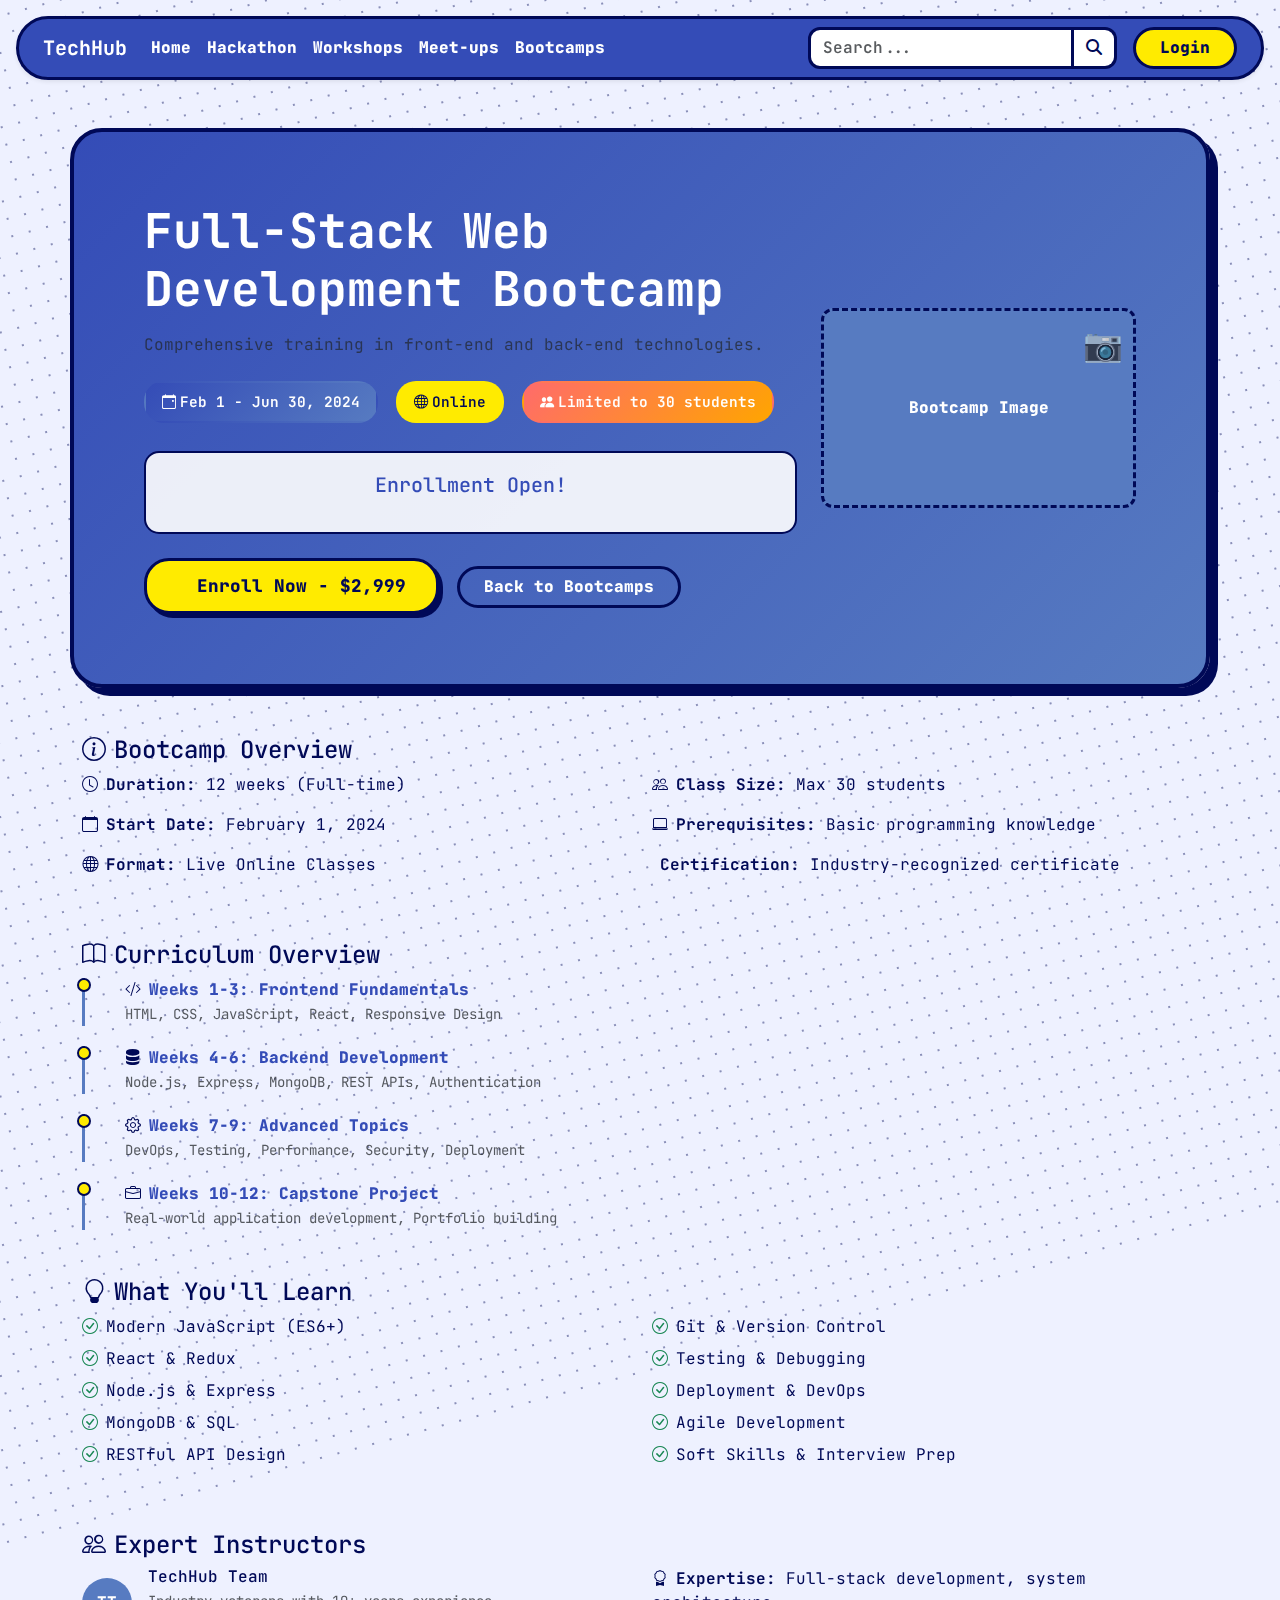
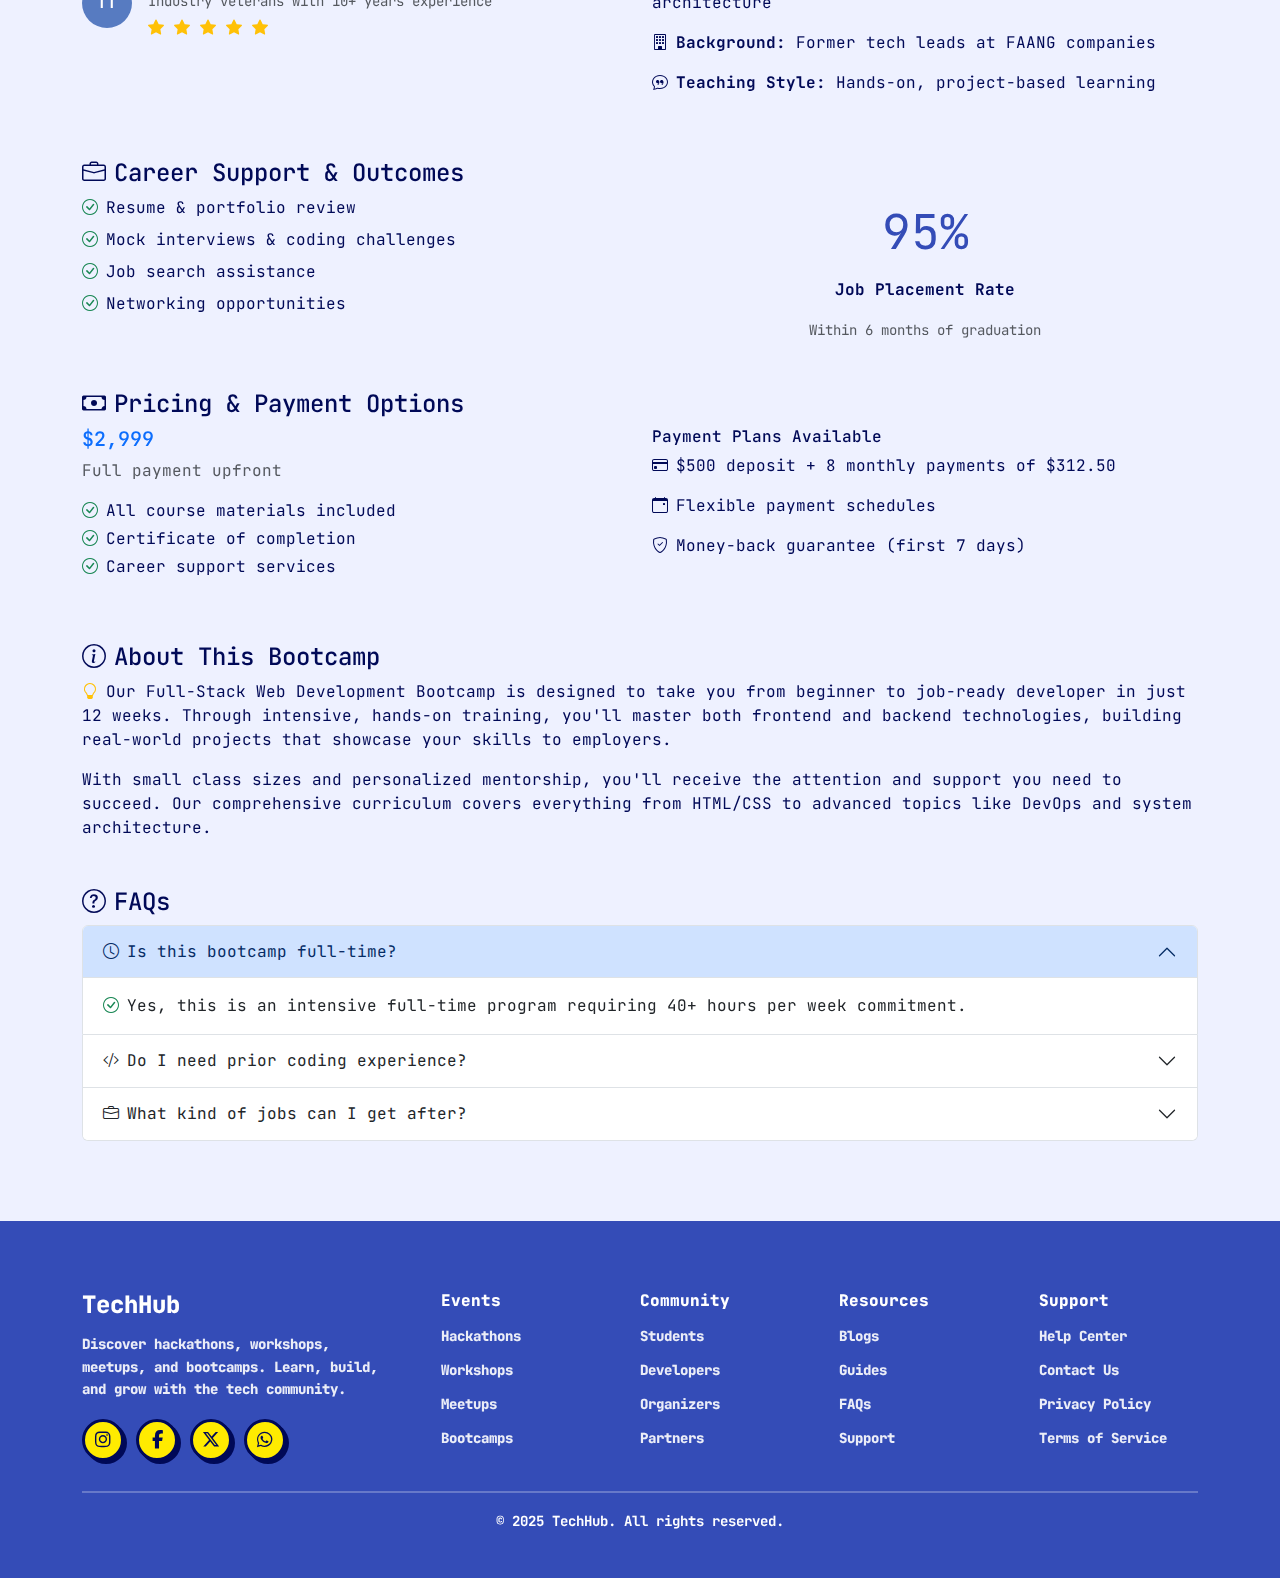
<file: Bootcamp-Full_Stack_Web_Development_Bootcamp.html>
<!DOCTYPE html>
<html lang="en">
<head>
  <meta charset="UTF-8">
  <title>Full-Stack Web Development Bootcamp - TechHub</title>
  <meta name="viewport" content="width=device-width, initial-scale=1">
  <!-- Bootstrap 5 -->
  <link href="https://cdn.jsdelivr.net/npm/bootstrap@5.3.3/dist/css/bootstrap.min.css" rel="stylesheet">
  <!-- Bootstrap Icons -->
  <link rel="stylesheet" href="https://cdn.jsdelivr.net/npm/bootstrap-icons@1.11.3/font/bootstrap-icons.css">
  <!-- Custom CSS -->
  <link rel="stylesheet" href="style.css">
  <link href="https://fonts.googleapis.com/css2?family=JetBrains+Mono:wght@400;600;800&display=swap" rel="stylesheet">
  <link rel="stylesheet" href="https://cdnjs.cloudflare.com/ajax/libs/font-awesome/6.5.1/css/all.min.css"/>
</head>
<body>

<!-- NAVBAR -->
<nav class="navbar navbar-expand-lg bg-white shadow-sm rounded-pill mx-3 mt-3 px-4">
  <a class="navbar-brand fw-bold" href="index.html">TechHub</a>
  <button class="navbar-toggler" data-bs-toggle="collapse" data-bs-target="#nav">
    <span class="navbar-toggler-icon"></span>
  </button>

  <div class="collapse navbar-collapse" id="nav">
    <ul class="navbar-nav me-auto">
      <li class="nav-item"><a class="nav-link" href="index.html">Home</a></li>
      <li class="nav-item"><a class="nav-link" href="hackathon.html">Hackathon</a></li>
      <li class="nav-item"><a class="nav-link" href="workshop.html">Workshops</a></li>
      <li class="nav-item"><a class="nav-link" href="meetup.html">Meet-ups</a></li>
      <li class="nav-item"><a class="nav-link" href="bootcamp.html">Bootcamps</a></li>
    </ul>
    <ul class="navbar-nav ms-auto">
      <li class="nav-item">
        <form class="d-flex me-3" role="search">
          <input class="form-control search-input" type="search" placeholder="Search..." aria-label="Search">
          <button class="btn search-btn" type="submit"><i class="fas fa-search"></i></button>
        </form>
      </li>
        <a class="btn btn-dark rounded-pill px-4" href="login.html">Login</a>
      </li>
    </ul>
  </div>
</nav>

<!-- BOOTCAMP HERO -->
<section class="container hero mt-5">
  <div class="row align-items-center">
    <div class="col-lg-8">
      <h1 class="fw-bold display-5">Full-Stack Web Development Bootcamp</h1>
      <p class="text-muted mt-3">Comprehensive training in front-end and back-end technologies.</p>
      <div class="mt-4">
        <span class="interactive-badge date-badge"><i class="bi bi-calendar-event me-1"></i>Feb 1 - Jun 30, 2024</span>
        <span class="interactive-badge location-badge"><i class="bi bi-globe me-1"></i>Online</span>
        <span class="interactive-badge participants-badge"><i class="bi bi-people-fill me-1"></i>Limited to 30 students</span>
      </div>
      <div class="countdown-timer">
        <h5>Enrollment Opens In</h5>
        <div class="countdown-display">
          <div class="countdown-item">
            <span id="days">--</span>
            <span class="countdown-label">Days</span>
          </div>
          <div class="countdown-item">
            <span id="hours">--</span>
            <span class="countdown-label">Hours</span>
          </div>
          <div class="countdown-item">
            <span id="minutes">--</span>
            <span class="countdown-label">Minutes</span>
          </div>
          <div class="countdown-item">
            <span id="seconds">--</span>
            <span class="countdown-label">Seconds</span>
          </div>
        </div>
      </div>
      <div class="mt-4">
        <button class="register-btn"><span>Enroll Now - $2,999</span></button>
        <a class="btn btn-outline-dark rounded-pill px-4 ms-2" href="bootcamp.html">Back to Bootcamps</a>
      </div>
    </div>
    <div class="col-lg-4 text-center">
      <div class="image-placeholder" style="height: 200px;">Bootcamp Image</div>
    </div>
  </div>
</section>

<!-- BOOTCAMP OVERVIEW -->
<section class="container mt-5">
  <div class="soft-card">
    <h4><i class="bi bi-info-circle me-2"></i>Bootcamp Overview</h4>
    <div class="row">
      <div class="col-md-6">
        <p><i class="bi bi-clock me-2"></i><strong>Duration:</strong> 12 weeks (Full-time)</p>
        <p><i class="bi bi-calendar me-2"></i><strong>Start Date:</strong> February 1, 2024</p>
        <p><i class="bi bi-globe me-2"></i><strong>Format:</strong> Live Online Classes</p>
      </div>
      <div class="col-md-6">
        <p><i class="bi bi-people me-2"></i><strong>Class Size:</strong> Max 30 students</p>
        <p><i class="bi bi-laptop me-2"></i><strong>Prerequisites:</strong> Basic programming knowledge</p>
        <p><i class="bi bi-certificate me-2"></i><strong>Certification:</strong> Industry-recognized certificate</p>
      </div>
    </div>
  </div>
</section>

<!-- CURRICULUM -->
<section class="container mt-5">
  <div class="soft-card">
    <h4><i class="bi bi-book me-2"></i>Curriculum Overview</h4>
    <div class="timeline">
      <div class="timeline-item">
        <i class="bi bi-code-slash me-2"></i><strong>Weeks 1-3: Frontend Fundamentals</strong>
        <br><small class="text-muted">HTML, CSS, JavaScript, React, Responsive Design</small>
      </div>
      <div class="timeline-item">
        <i class="bi bi-server me-2"></i><strong>Weeks 4-6: Backend Development</strong>
        <br><small class="text-muted">Node.js, Express, MongoDB, REST APIs, Authentication</small>
      </div>
      <div class="timeline-item">
        <i class="bi bi-gear me-2"></i><strong>Weeks 7-9: Advanced Topics</strong>
        <br><small class="text-muted">DevOps, Testing, Performance, Security, Deployment</small>
      </div>
      <div class="timeline-item">
        <i class="bi bi-briefcase me-2"></i><strong>Weeks 10-12: Capstone Project</strong>
        <br><small class="text-muted">Real-world application development, Portfolio building</small>
      </div>
    </div>
  </div>
</section>

<!-- WHAT YOU'LL LEARN -->
<section class="container mt-5">
  <div class="soft-card">
    <h4><i class="bi bi-lightbulb me-2"></i>What You'll Learn</h4>
    <div class="row">
      <div class="col-md-6">
        <ul class="list-unstyled">
          <li class="mb-2"><i class="bi bi-check-circle text-success me-2"></i>Modern JavaScript (ES6+)</li>
          <li class="mb-2"><i class="bi bi-check-circle text-success me-2"></i>React & Redux</li>
          <li class="mb-2"><i class="bi bi-check-circle text-success me-2"></i>Node.js & Express</li>
          <li class="mb-2"><i class="bi bi-check-circle text-success me-2"></i>MongoDB & SQL</li>
          <li class="mb-2"><i class="bi bi-check-circle text-success me-2"></i>RESTful API Design</li>
        </ul>
      </div>
      <div class="col-md-6">
        <ul class="list-unstyled">
          <li class="mb-2"><i class="bi bi-check-circle text-success me-2"></i>Git & Version Control</li>
          <li class="mb-2"><i class="bi bi-check-circle text-success me-2"></i>Testing & Debugging</li>
          <li class="mb-2"><i class="bi bi-check-circle text-success me-2"></i>Deployment & DevOps</li>
          <li class="mb-2"><i class="bi bi-check-circle text-success me-2"></i>Agile Development</li>
          <li class="mb-2"><i class="bi bi-check-circle text-success me-2"></i>Soft Skills & Interview Prep</li>
        </ul>
      </div>
    </div>
  </div>
</section>

<!-- INSTRUCTORS -->
<section class="container mt-5">
  <div class="soft-card">
    <h4><i class="bi bi-people me-2"></i>Expert Instructors</h4>
    <div class="row">
      <div class="col-md-6">
        <div class="d-flex align-items-center mb-3">
          <div class="me-3">
            <div style="width: 50px; height: 50px; background: var(--blue-electric); border-radius: 50%; display: flex; align-items: center; justify-content: center; color: white; font-weight: bold;">TT</div>
          </div>
          <div>
            <h6 class="mb-1">TechHub Team</h6>
            <p class="mb-1 text-muted small">Industry veterans with 10+ years experience</p>
            <div>
              <i class="bi bi-star-fill text-warning"></i>
              <i class="bi bi-star-fill text-warning"></i>
              <i class="bi bi-star-fill text-warning"></i>
              <i class="bi bi-star-fill text-warning"></i>
              <i class="bi bi-star-fill text-warning"></i>
            </div>
          </div>
        </div>
      </div>
      <div class="col-md-6">
        <p><i class="bi bi-award me-2"></i><strong>Expertise:</strong> Full-stack development, system architecture</p>
        <p><i class="bi bi-building me-2"></i><strong>Background:</strong> Former tech leads at FAANG companies</p>
        <p><i class="bi bi-chat-quote me-2"></i><strong>Teaching Style:</strong> Hands-on, project-based learning</p>
      </div>
    </div>
  </div>
</section>

<!-- CAREER SUPPORT -->
<section class="container mt-5">
  <div class="soft-card">
    <h4><i class="bi bi-briefcase me-2"></i>Career Support & Outcomes</h4>
    <div class="row">
      <div class="col-md-6">
        <ul class="list-unstyled">
          <li class="mb-2"><i class="bi bi-check-circle text-success me-2"></i>Resume & portfolio review</li>
          <li class="mb-2"><i class="bi bi-check-circle text-success me-2"></i>Mock interviews & coding challenges</li>
          <li class="mb-2"><i class="bi bi-check-circle text-success me-2"></i>Job search assistance</li>
          <li class="mb-2"><i class="bi bi-check-circle text-success me-2"></i>Networking opportunities</li>
        </ul>
      </div>
      <div class="col-md-6">
        <div class="text-center">
          <div style="font-size: 3rem; color: var(--blue-strong); margin-bottom: 10px;">95%</div>
          <p><strong>Job Placement Rate</strong></p>
          <small class="text-muted">Within 6 months of graduation</small>
        </div>
      </div>
    </div>
  </div>
</section>

<!-- PRICING & PAYMENT -->
<section class="container mt-5">
  <div class="soft-card">
    <h4><i class="bi bi-cash me-2"></i>Pricing & Payment Options</h4>
    <div class="row">
      <div class="col-md-6">
        <h5 class="text-primary">$2,999</h5>
        <p class="text-muted">Full payment upfront</p>
        <ul class="list-unstyled">
          <li class="mb-1"><i class="bi bi-check-circle text-success me-2"></i>All course materials included</li>
          <li class="mb-1"><i class="bi bi-check-circle text-success me-2"></i>Certificate of completion</li>
          <li class="mb-1"><i class="bi bi-check-circle text-success me-2"></i>Career support services</li>
        </ul>
      </div>
      <div class="col-md-6">
        <h6>Payment Plans Available</h6>
        <p><i class="bi bi-credit-card me-2"></i>$500 deposit + 8 monthly payments of $312.50</p>
        <p><i class="bi bi-calendar-event me-2"></i>Flexible payment schedules</p>
        <p><i class="bi bi-shield-check me-2"></i>Money-back guarantee (first 7 days)</p>
      </div>
    </div>
  </div>
</section>

<!-- ABOUT BOOTCAMP -->
<section class="container mt-5">
  <div class="soft-card">
    <h4><i class="bi bi-info-circle me-2"></i>About This Bootcamp</h4>
    <p><i class="bi bi-lightbulb me-2 text-warning"></i>Our Full-Stack Web Development Bootcamp is designed to take you from beginner to job-ready developer in just 12 weeks. Through intensive, hands-on training, you'll master both frontend and backend technologies, building real-world projects that showcase your skills to employers.</p>
    <p>With small class sizes and personalized mentorship, you'll receive the attention and support you need to succeed. Our comprehensive curriculum covers everything from HTML/CSS to advanced topics like DevOps and system architecture.</p>
  </div>
</section>

<!-- FAQs -->
<section class="container mt-5">
  <div class="soft-card">
    <h4><i class="bi bi-question-circle me-2"></i>FAQs</h4>
    <div class="accordion" id="faqAccordion">
      <div class="accordion-item">
        <h2 class="accordion-header">
          <button class="accordion-button" type="button" data-bs-toggle="collapse" data-bs-target="#faq1">
            <i class="bi bi-clock me-2"></i>Is this bootcamp full-time?
          </button>
        </h2>
        <div id="faq1" class="accordion-collapse collapse show" data-bs-parent="#faqAccordion">
          <div class="accordion-body">
            <i class="bi bi-check-circle text-success me-2"></i>Yes, this is an intensive full-time program requiring 40+ hours per week commitment.
          </div>
        </div>
      </div>
      <div class="accordion-item">
        <h2 class="accordion-header">
          <button class="accordion-button collapsed" type="button" data-bs-toggle="collapse" data-bs-target="#faq2">
            <i class="bi bi-code-slash me-2"></i>Do I need prior coding experience?
          </button>
        </h2>
        <div id="faq2" class="accordion-collapse collapse" data-bs-parent="#faqAccordion">
          <div class="accordion-body">
            <i class="bi bi-check-circle text-success me-2"></i>Basic programming knowledge is helpful but not required. We start from fundamentals.
          </div>
        </div>
      </div>
      <div class="accordion-item">
        <h2 class="accordion-header">
          <button class="accordion-button collapsed" type="button" data-bs-toggle="collapse" data-bs-target="#faq3">
            <i class="bi bi-briefcase me-2"></i>What kind of jobs can I get after?
          </button>
        </h2>
        <div id="faq3" class="accordion-collapse collapse" data-bs-parent="#faqAccordion">
          <div class="accordion-body">
            <i class="bi bi-check-circle text-success me-2"></i>Full-stack developer, frontend developer, backend developer, software engineer roles.
          </div>
        </div>
      </div>
    </div>
  </div>
</section>

<!-- FOOTER -->
<footer class="techhub-footer">
  <div class="container">
    <div class="footer-grid">
      <!-- Brand -->
      <div class="footer-brand">
        <h4>TechHub</h4>
        <p>
          Discover hackathons, workshops, meetups, and bootcamps.
          Learn, build, and grow with the tech community.
        </p>
        <div class="footer-socials">
          <a href="#" aria-label="Instagram"><i class="fab fa-instagram"></i></a>
          <a href="#" aria-label="Facebook"><i class="fab fa-facebook-f"></i></a>
          <a href="#" aria-label="Twitter"><i class="fab fa-x-twitter"></i></a>
          <a href="#" aria-label="WhatsApp"><i class="fab fa-whatsapp"></i></a>
        </div>
      </div>
      <!-- Events -->
      <div class="footer-col">
        <h6>Events</h6>
        <ul>
          <li><a href="hackathon.html">Hackathons</a></li>
          <li><a href="workshop.html">Workshops</a></li>
          <li><a href="meetup.html">Meetups</a></li>
          <li><a href="bootcamp.html">Bootcamps</a></li>
        </ul>
      </div>
      <!-- Community -->
      <div class="footer-col">
        <h6>Community</h6>
        <ul>
          <li><a href="#">Students</a></li>
          <li><a href="#">Developers</a></li>
          <li><a href="#">Organizers</a></li>
          <li><a href="#">Partners</a></li>
        </ul>
      </div>
      <!-- Resources -->
      <div class="footer-col">
        <h6>Resources</h6>
        <ul>
          <li><a href="#">Blogs</a></li>
          <li><a href="#">Guides</a></li>
          <li><a href="#">FAQs</a></li>
          <li><a href="#">Support</a></li>
        </ul>
      </div>
      <!-- Support -->
      <div class="footer-col">
        <h6>Support</h6>
        <ul>
          <li><a href="#">Help Center</a></li>
          <li><a href="#">Contact Us</a></li>
          <li><a href="#">Privacy Policy</a></li>
          <li><a href="#">Terms of Service</a></li>
        </ul>
      </div>
    </div>
    <!-- Bottom Bar -->
    <div class="footer-bottom">
      <p>© 2025 TechHub. All rights reserved.</p>
    </div>
  </div>
</footer>

<script src="https://cdn.jsdelivr.net/npm/bootstrap@5.3.3/dist/js/bootstrap.bundle.min.js"></script>
<script>
// Countdown Timer
function updateCountdown() {
  const targetDate = new Date('2024-01-15T00:00:00').getTime(); // Enrollment opens date
  const now = new Date().getTime();
  const difference = targetDate - now;

  if (difference > 0) {
    const days = Math.floor(difference / (1000 * 60 * 60 * 24));
    const hours = Math.floor((difference % (1000 * 60 * 60 * 24)) / (1000 * 60 * 60));
    const minutes = Math.floor((difference % (1000 * 60 * 60)) / (1000 * 60));
    const seconds = Math.floor((difference % (1000 * 60)) / 1000);

    document.getElementById('days').textContent = days.toString().padStart(2, '0');
    document.getElementById('hours').textContent = hours.toString().padStart(2, '0');
    document.getElementById('minutes').textContent = minutes.toString().padStart(2, '0');
    document.getElementById('seconds').textContent = seconds.toString().padStart(2, '0');
  } else {
    document.querySelector('.countdown-timer h5').textContent = 'Enrollment Open!';
    document.querySelector('.countdown-display').style.display = 'none';
  }
}

// Update countdown every second
setInterval(updateCountdown, 1000);
updateCountdown();

// Add click handlers for interactive elements
document.querySelectorAll('.skill-badge').forEach(badge => {
  badge.addEventListener('click', function() {
    this.style.transform = 'scale(0.95)';
    setTimeout(() => {
      this.style.transform = 'scale(1.1)';
      setTimeout(() => {
        this.style.transform = 'scale(1)';
      }, 150);
    }, 100);
  });
});

document.querySelectorAll('.interactive-badge').forEach(badge => {
  badge.addEventListener('click', function() {
    this.style.transform = 'scale(0.95)';
    setTimeout(() => {
      this.style.transform = 'scale(1.05)';
      setTimeout(() => {
        this.style.transform = 'scale(1)';
      }, 150);
    }, 100);
  });
});
</script>

</body>
</html>
</file>
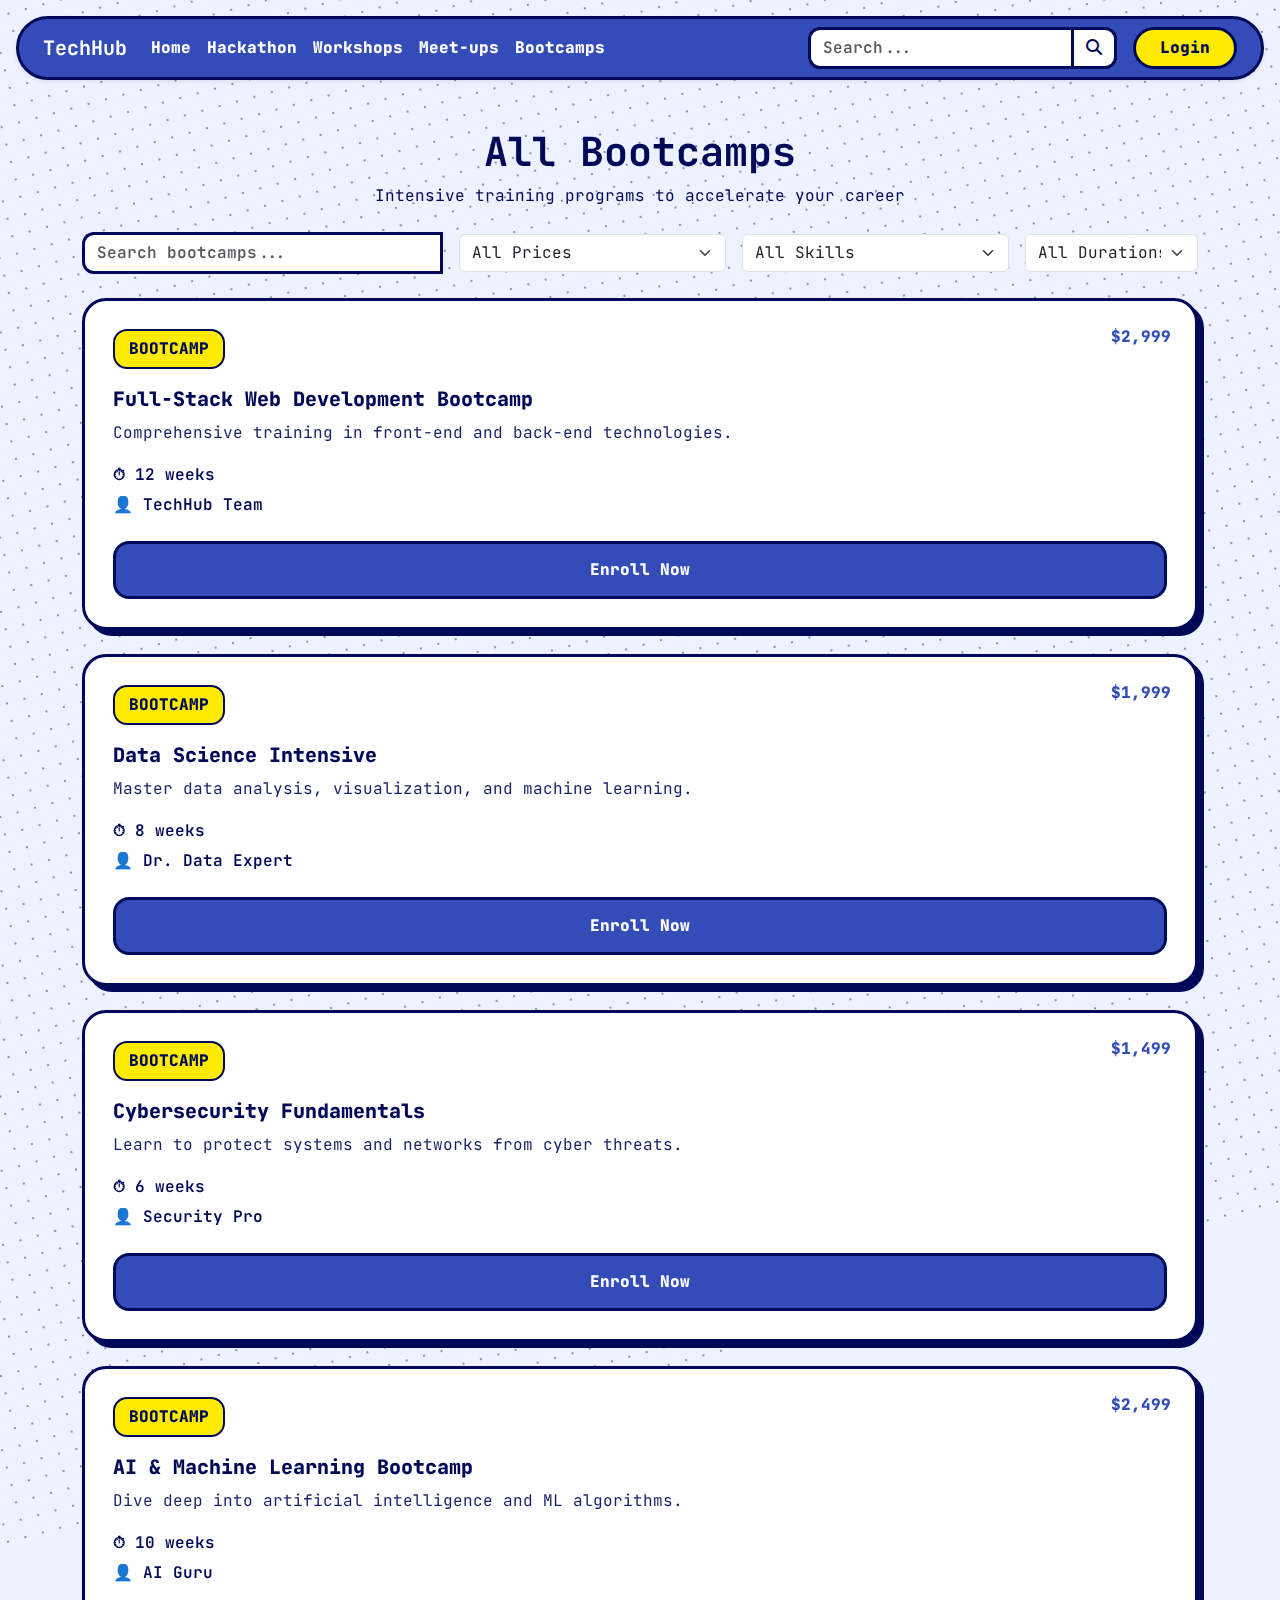
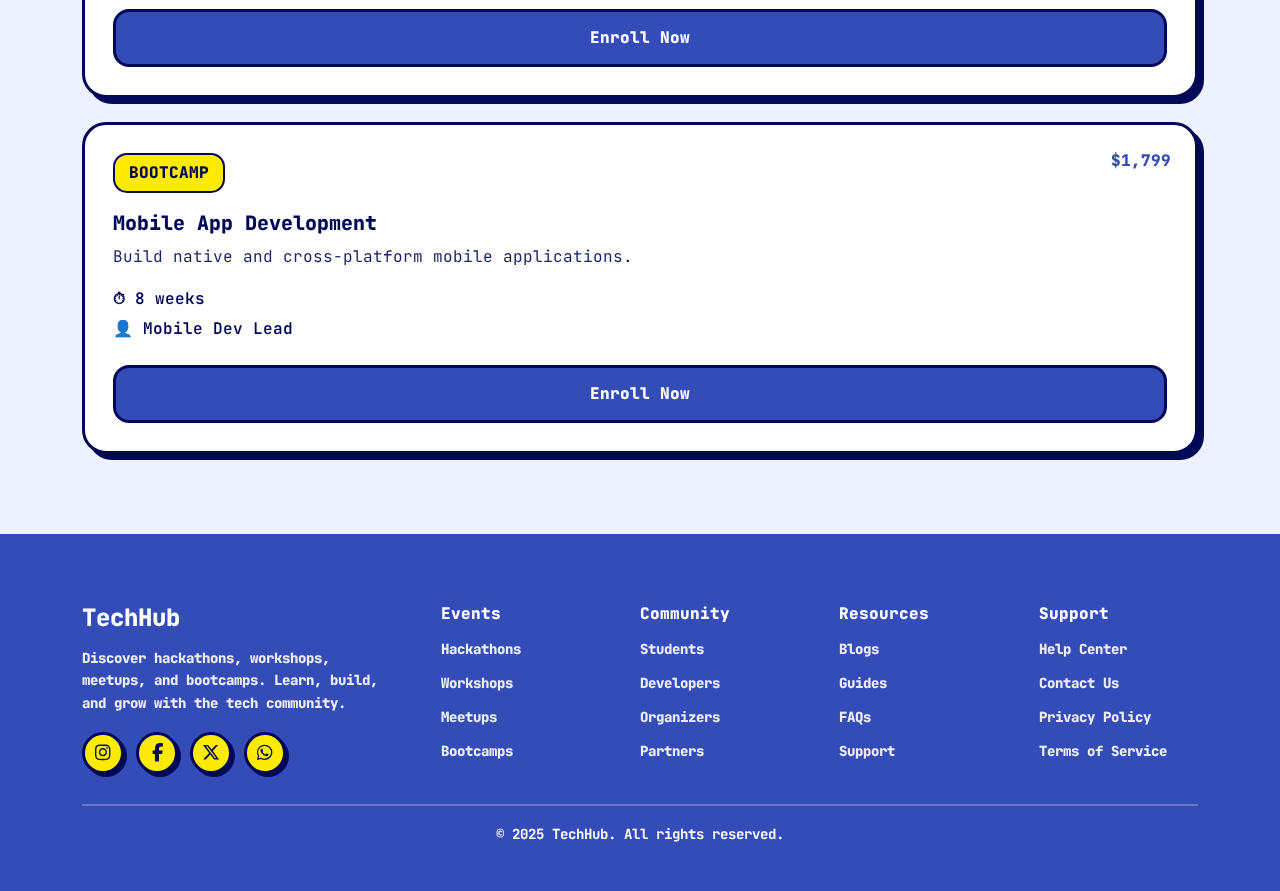
<file: bootcamp.html>
<!DOCTYPE html>
<html lang="en">
<head>
  <meta charset="UTF-8">
  <title>Bootcamps - TechHub</title>
  <meta name="viewport" content="width=device-width, initial-scale=1">
  <!-- Bootstrap 5 -->
  <link href="https://cdn.jsdelivr.net/npm/bootstrap@5.3.3/dist/css/bootstrap.min.css" rel="stylesheet">
  <!-- Custom CSS -->
  <link rel="stylesheet" href="style.css">
  <link href="https://fonts.googleapis.com/css2?family=JetBrains+Mono:wght@400;600;800&display=swap" rel="stylesheet">
  <link rel="stylesheet" href="https://cdnjs.cloudflare.com/ajax/libs/font-awesome/6.5.1/css/all.min.css"/>
</head>
<body>

<!-- NAVBAR -->
<nav class="navbar navbar-expand-lg bg-white shadow-sm rounded-pill mx-3 mt-3 px-4">
  <a class="navbar-brand fw-bold" href="index.html">TechHub</a>
  <button class="navbar-toggler" data-bs-toggle="collapse" data-bs-target="#nav">
    <span class="navbar-toggler-icon"></span>
  </button>

  <div class="collapse navbar-collapse" id="nav">
    <ul class="navbar-nav me-auto">
      <li class="nav-item"><a class="nav-link" href="index.html">Home</a></li>
      <li class="nav-item"><a class="nav-link" href="hackathon.html">Hackathon</a></li>
      <li class="nav-item"><a class="nav-link" href="workshop.html">Workshops</a></li>
      <li class="nav-item"><a class="nav-link" href="meetup.html">Meet-ups</a></li>
      <li class="nav-item"><a class="nav-link" href="#">Bootcamps</a></li>
    </ul>
    <ul class="navbar-nav ms-auto">
      <li class="nav-item">
        <form class="d-flex me-3" role="search">
          <input class="form-control search-input" type="search" placeholder="Search..." aria-label="Search">
          <button class="btn search-btn" type="submit"><i class="fas fa-search"></i></button>
        </form>
      </li>
        <a class="btn btn-dark rounded-pill px-4" href="login.html">Login</a>
      </li>
    </ul>
  </div>
</nav>

<!-- BOOTCAMPS HEADER -->
<section class="container mt-5">
  <div class="text-center">
    <h1 class="fw-bold">All Bootcamps</h1>
    <p>Intensive training programs to accelerate your career</p>
  </div>
</section>

<!-- SEARCH AND FILTERS -->
<section class="container mt-4">
  <div class="row g-3 align-items-center">
    <div class="col-md-4">
      <input type="text" id="searchInput" class="form-control search-input" placeholder="Search bootcamps...">
    </div>
    <div class="col-md-3">
      <select id="priceFilter" class="form-select">
        <option value="">All Prices</option>
        <option value="Free">Free</option>
        <option value="Paid">Paid</option>
      </select>
    </div>
    <div class="col-md-3">
      <select id="skillFilter" class="form-select">
        <option value="">All Skills</option>
        <option value="Full-Stack">Full-Stack</option>
        <option value="Data Science">Data Science</option>
        <option value="Cybersecurity">Cybersecurity</option>
        <option value="AI/ML">AI/ML</option>
        <option value="Mobile Development">Mobile Development</option>
      </select>
    </div>
    <div class="col-md-2">
      <select id="durationFilter" class="form-select">
        <option value="">All Durations</option>
        <option value="4 weeks">4 weeks</option>
        <option value="8 weeks">8 weeks</option>
        <option value="12 weeks">12 weeks</option>
      </select>
    </div>
  </div>
</section>

<!-- BOOTCAMPS GRID -->
<section class="container mt-4">
  <div class="row g-4" id="bootcampsContainer">
    <!-- Bootcamp cards will be populated by JS -->
  </div>
</section>

<!-- FOOTER -->
<footer class="techhub-footer">
  <div class="container">
    <div class="footer-grid">
      <!-- Brand -->
      <div class="footer-brand">
        <h4>TechHub</h4>
        <p>
          Discover hackathons, workshops, meetups, and bootcamps.
          Learn, build, and grow with the tech community.
        </p>
        <div class="footer-socials">
          <a href="#" aria-label="Instagram"><i class="fab fa-instagram"></i></a>
          <a href="#" aria-label="Facebook"><i class="fab fa-facebook-f"></i></a>
          <a href="#" aria-label="Twitter"><i class="fab fa-x-twitter"></i></a>
          <a href="#" aria-label="WhatsApp"><i class="fab fa-whatsapp"></i></a>
        </div>
      </div>
      <!-- Events -->
      <div class="footer-col">
        <h6>Events</h6>
        <ul>
          <li><a href="hackathon.html">Hackathons</a></li>
          <li><a href="workshop.html">Workshops</a></li>
          <li><a href="meetup.html">Meetups</a></li>
          <li><a href="bootcamp.html">Bootcamps</a></li>
        </ul>
      </div>
      <!-- Community -->
      <div class="footer-col">
        <h6>Community</h6>
        <ul>
          <li><a href="#">Students</a></li>
          <li><a href="#">Developers</a></li>
          <li><a href="#">Organizers</a></li>
          <li><a href="#">Partners</a></li>
        </ul>
      </div>
      <!-- Resources -->
      <div class="footer-col">
        <h6>Resources</h6>
        <ul>
          <li><a href="#">Blogs</a></li>
          <li><a href="#">Guides</a></li>
          <li><a href="#">FAQs</a></li>
          <li><a href="#">Support</a></li>
        </ul>
      </div>
      <!-- Support -->
      <div class="footer-col">
        <h6>Support</h6>
        <ul>
          <li><a href="#">Help Center</a></li>
          <li><a href="#">Contact Us</a></li>
          <li><a href="#">Privacy Policy</a></li>
          <li><a href="#">Terms of Service</a></li>
        </ul>
      </div>
    </div>
    <!-- Bottom Bar -->
    <div class="footer-bottom">
      <p>© 2025 TechHub. All rights reserved.</p>
    </div>
  </div>
</footer>

<script src="https://cdn.jsdelivr.net/npm/bootstrap@5.3.3/dist/js/bootstrap.bundle.min.js"></script>
<script>
  const bootcamps = [
    {
      title: "Full-Stack Web Development Bootcamp",
      desc: "Comprehensive training in front-end and back-end technologies.",
      price: "$2,999",
      duration: "12 weeks",
      skill: "Full-Stack",
      instructor: "TechHub Team",
      link: "Bootcamp-Full_Stack_Web_Development_Bootcamp.html"
    },
    {
      title: "Data Science Intensive",
      desc: "Master data analysis, visualization, and machine learning.",
      price: "$1,999",
      duration: "8 weeks",
      skill: "Data Science",
      instructor: "Dr. Data Expert",
      link: "#"
    },
    {
      title: "Cybersecurity Fundamentals",
      desc: "Learn to protect systems and networks from cyber threats.",
      price: "$1,499",
      duration: "6 weeks",
      skill: "Cybersecurity",
      instructor: "Security Pro",
      link: "#"
    },
    {
      title: "AI & Machine Learning Bootcamp",
      desc: "Dive deep into artificial intelligence and ML algorithms.",
      price: "$2,499",
      duration: "10 weeks",
      skill: "AI/ML",
      instructor: "AI Guru",
      link: "#"
    },
    {
      title: "Mobile App Development",
      desc: "Build native and cross-platform mobile applications.",
      price: "$1,799",
      duration: "8 weeks",
      skill: "Mobile Development",
      instructor: "Mobile Dev Lead",
      link: "#"
    }
  ];

  function renderBootcamps(filtered = bootcamps) {
    const container = document.getElementById('bootcampsContainer');
    container.innerHTML = '';
    filtered.forEach(bootcamp => {
      const card = `
        <div class="col-12 bootcamp-card-wrapper">
          <a href="${bootcamp.link}" class="card-link">
            <div class="workshop-card"> <!-- Reuse workshop card style -->
              <span class="workshop-tag">BOOTCAMP</span>
              <span class="workshop-price">${bootcamp.price}</span>
              <h5>${bootcamp.title}</h5>
              <p class="workshop-desc">${bootcamp.desc}</p>
              <ul class="workshop-info">
                <li>⏱ ${bootcamp.duration}</li>
                <li>👤 ${bootcamp.instructor}</li>
              </ul>
              <button class="workshop-btn">Enroll Now</button>
            </div>
          </a>
        </div>
      `;
      container.innerHTML += card;
    });
  }

  function filterBootcamps() {
    const search = document.getElementById('searchInput').value.toLowerCase();
    const price = document.getElementById('priceFilter').value;
    const skill = document.getElementById('skillFilter').value;
    const duration = document.getElementById('durationFilter').value;

    const filtered = bootcamps.filter(bootcamp => {
      const matchesSearch = bootcamp.title.toLowerCase().includes(search) || bootcamp.desc.toLowerCase().includes(search);
      const matchesPrice = !price || (price === 'Free' ? bootcamp.price === 'Free' : bootcamp.price !== 'Free');
      const matchesSkill = !skill || bootcamp.skill === skill;
      const matchesDuration = !duration || bootcamp.duration === duration;
      return matchesSearch && matchesPrice && matchesSkill && matchesDuration;
    });
    renderBootcamps(filtered);
  }

  document.getElementById('searchInput').addEventListener('input', filterBootcamps);
  document.getElementById('priceFilter').addEventListener('change', filterBootcamps);
  document.getElementById('skillFilter').addEventListener('change', filterBootcamps);
  document.getElementById('durationFilter').addEventListener('change', filterBootcamps);

  // Initial render
  renderBootcamps();
</script>

</body>
</html>
</file>
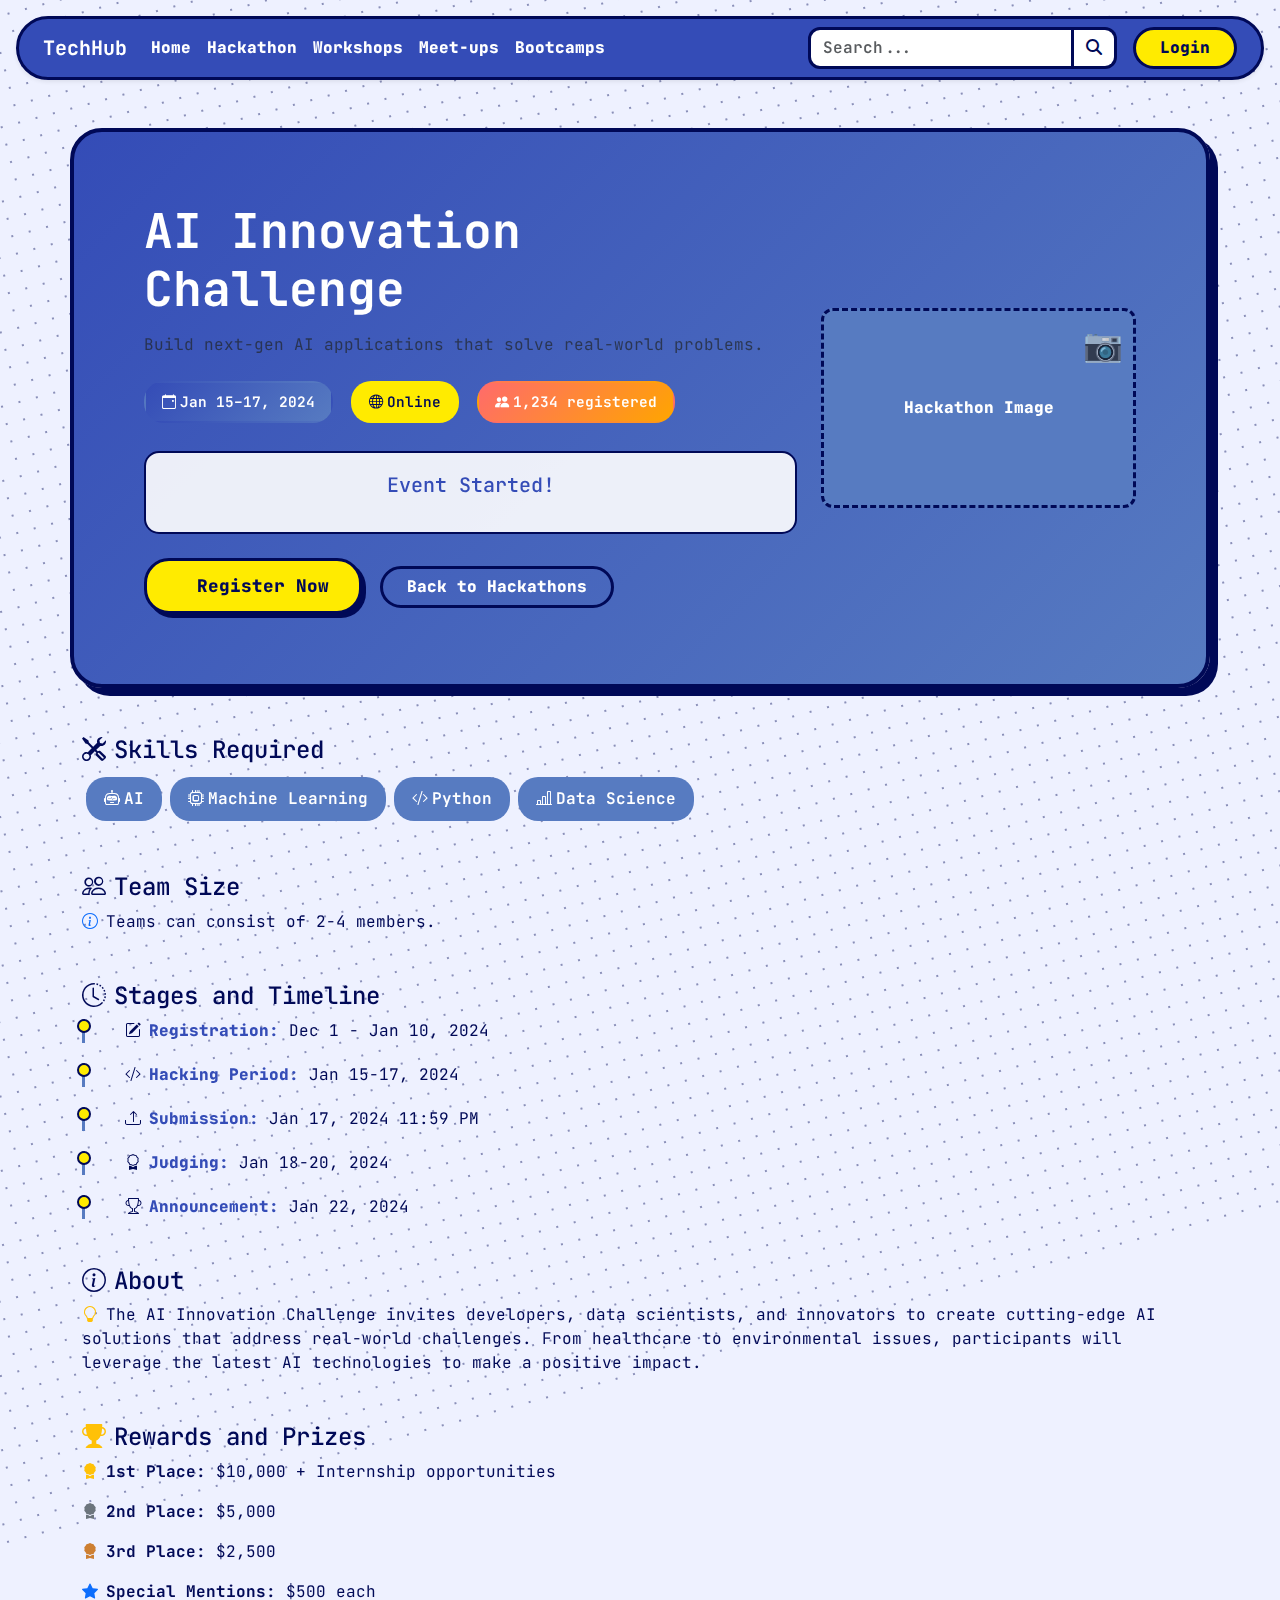
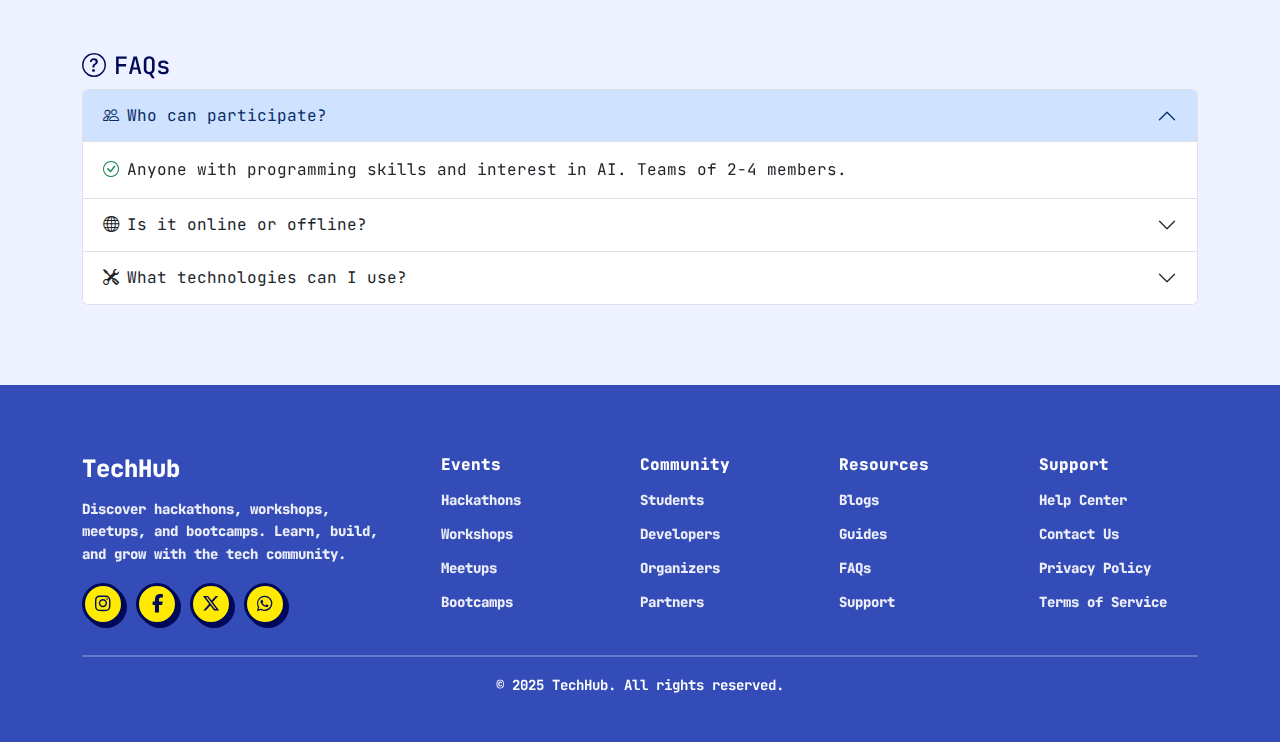
<file: Hackathon-AI_Innovation_Challenge.html>
<!DOCTYPE html>
<html lang="en">
<head>
  <meta charset="UTF-8">
  <title>AI Innovation Challenge - TechHub</title>
  <meta name="viewport" content="width=device-width, initial-scale=1">
  <!-- Bootstrap 5 -->
  <link href="https://cdn.jsdelivr.net/npm/bootstrap@5.3.3/dist/css/bootstrap.min.css" rel="stylesheet">
  <!-- Bootstrap Icons -->
  <link rel="stylesheet" href="https://cdn.jsdelivr.net/npm/bootstrap-icons@1.11.3/font/bootstrap-icons.css">
  <!-- Custom CSS -->
  <link rel="stylesheet" href="style.css">
  <link href="https://fonts.googleapis.com/css2?family=JetBrains+Mono:wght@400;600;800&display=swap" rel="stylesheet">
  <link rel="stylesheet" href="https://cdnjs.cloudflare.com/ajax/libs/font-awesome/6.5.1/css/all.min.css"/>
</head>
<body>

<!-- NAVBAR -->
<nav class="navbar navbar-expand-lg bg-white shadow-sm rounded-pill mx-3 mt-3 px-4">
  <a class="navbar-brand fw-bold" href="index.html">TechHub</a>
  <button class="navbar-toggler" data-bs-toggle="collapse" data-bs-target="#nav">
    <span class="navbar-toggler-icon"></span>
  </button>

  <div class="collapse navbar-collapse" id="nav">
    <ul class="navbar-nav me-auto">
      <li class="nav-item"><a class="nav-link" href="index.html">Home</a></li>
      <li class="nav-item"><a class="nav-link" href="hackathon.html">Hackathon</a></li>
      <li class="nav-item"><a class="nav-link" href="workshop.html">Workshops</a></li>
      <li class="nav-item"><a class="nav-link" href="meetup.html">Meet-ups</a></li>
      <li class="nav-item"><a class="nav-link" href="bootcamp.html">Bootcamps</a></li>
    </ul>
    <ul class="navbar-nav ms-auto">
      <li class="nav-item">
        <form class="d-flex me-3" role="search">
          <input class="form-control search-input" type="search" placeholder="Search..." aria-label="Search">
          <button class="btn search-btn" type="submit"><i class="fas fa-search"></i></button>
        </form>
      </li>
        <a class="btn btn-dark rounded-pill px-4" href="login.html">Login</a>
      </li>
    </ul>
  </div>
</nav>

<!-- HACKATHON HERO -->
<section class="container hero mt-5">
  <div class="row align-items-center">
    <div class="col-lg-8">
      <h1 class="fw-bold display-5">AI Innovation Challenge</h1>
      <p class="text-muted mt-3">Build next-gen AI applications that solve real-world problems.</p>
      <div class="mt-4">
        <span class="interactive-badge date-badge"><i class="bi bi-calendar-event me-1"></i>Jan 15–17, 2024</span>
        <span class="interactive-badge location-badge"><i class="bi bi-globe me-1"></i>Online</span>
        <span class="interactive-badge participants-badge"><i class="bi bi-people-fill me-1"></i>1,234 registered</span>
      </div>
      <div class="countdown-timer">
        <h5>Event Starts In</h5>
        <div class="countdown-display">
          <div class="countdown-item">
            <span id="days">--</span>
            <span class="countdown-label">Days</span>
          </div>
          <div class="countdown-item">
            <span id="hours">--</span>
            <span class="countdown-label">Hours</span>
          </div>
          <div class="countdown-item">
            <span id="minutes">--</span>
            <span class="countdown-label">Minutes</span>
          </div>
          <div class="countdown-item">
            <span id="seconds">--</span>
            <span class="countdown-label">Seconds</span>
          </div>
        </div>
      </div>
      <div class="mt-4">
        <button class="register-btn"><span>Register Now</span></button>
        <a class="btn btn-outline-dark rounded-pill px-4 ms-2" href="hackathon.html">Back to Hackathons</a>
      </div>
    </div>
    <div class="col-lg-4 text-center">
      <div class="image-placeholder" style="height: 200px;">Hackathon Image</div>
    </div>
  </div>
</section>

<!-- SKILLS REQUIRED -->
<section class="container mt-5">
  <div class="soft-card">
    <h4><i class="bi bi-tools me-2"></i>Skills Required</h4>
    <div class="d-flex flex-wrap">
      <span class="skill-badge"><i class="bi bi-robot me-1"></i>AI</span>
      <span class="skill-badge"><i class="bi bi-cpu me-1"></i>Machine Learning</span>
      <span class="skill-badge"><i class="bi bi-code-slash me-1"></i>Python</span>
      <span class="skill-badge"><i class="bi bi-bar-chart-line me-1"></i>Data Science</span>
    </div>
  </div>
</section>

<!-- TEAM SIZE -->
<section class="container mt-5">
  <div class="soft-card">
    <h4><i class="bi bi-people me-2"></i>Team Size</h4>
    <p><i class="bi bi-info-circle me-2 text-primary"></i>Teams can consist of 2-4 members.</p>
  </div>
</section>

<!-- STAGES AND TIMELINE -->
<section class="container mt-5">
  <div class="soft-card">
    <h4><i class="bi bi-clock-history me-2"></i>Stages and Timeline</h4>
    <div class="timeline">
      <div class="timeline-item">
        <i class="bi bi-pencil-square me-2"></i><strong>Registration:</strong> Dec 1 - Jan 10, 2024
      </div>
      <div class="timeline-item">
        <i class="bi bi-code-slash me-2"></i><strong>Hacking Period:</strong> Jan 15-17, 2024
      </div>
      <div class="timeline-item">
        <i class="bi bi-upload me-2"></i><strong>Submission:</strong> Jan 17, 2024 11:59 PM
      </div>
      <div class="timeline-item">
        <i class="bi bi-award me-2"></i><strong>Judging:</strong> Jan 18-20, 2024
      </div>
      <div class="timeline-item">
        <i class="bi bi-trophy me-2"></i><strong>Announcement:</strong> Jan 22, 2024
      </div>
    </div>
  </div>
</section>

<!-- ABOUT SECTION -->
<section class="container mt-5">
  <div class="soft-card">
    <h4><i class="bi bi-info-circle me-2"></i>About</h4>
    <p><i class="bi bi-lightbulb me-2 text-warning"></i>The AI Innovation Challenge invites developers, data scientists, and innovators to create cutting-edge AI solutions that address real-world challenges. From healthcare to environmental issues, participants will leverage the latest AI technologies to make a positive impact.</p>
  </div>
</section>

<!-- REWARDS AND PRIZES -->
<section class="container mt-5">
  <div class="soft-card">
    <h4><i class="bi bi-trophy-fill me-2 text-warning"></i>Rewards and Prizes</h4>
    <ul class="list-unstyled">
      <li class="mb-3"><i class="bi bi-award-fill text-warning me-2"></i><strong>1st Place:</strong> $10,000 + Internship opportunities</li>
      <li class="mb-3"><i class="bi bi-award-fill text-secondary me-2"></i><strong>2nd Place:</strong> $5,000</li>
      <li class="mb-3"><i class="bi bi-award-fill text-bronze me-2"></i><strong>3rd Place:</strong> $2,500</li>
      <li class="mb-3"><i class="bi bi-star-fill text-primary me-2"></i><strong>Special Mentions:</strong> $500 each</li>
    </ul>
  </div>
</section>

<!-- FAQs -->
<section class="container mt-5">
  <div class="soft-card">
    <h4><i class="bi bi-question-circle me-2"></i>FAQs</h4>
    <div class="accordion" id="faqAccordion">
      <div class="accordion-item">
        <h2 class="accordion-header">
          <button class="accordion-button" type="button" data-bs-toggle="collapse" data-bs-target="#faq1">
            <i class="bi bi-people me-2"></i>Who can participate?
          </button>
        </h2>
        <div id="faq1" class="accordion-collapse collapse show" data-bs-parent="#faqAccordion">
          <div class="accordion-body">
            <i class="bi bi-check-circle text-success me-2"></i>Anyone with programming skills and interest in AI. Teams of 2-4 members.
          </div>
        </div>
      </div>
      <div class="accordion-item">
        <h2 class="accordion-header">
          <button class="accordion-button collapsed" type="button" data-bs-toggle="collapse" data-bs-target="#faq2">
            <i class="bi bi-globe me-2"></i>Is it online or offline?
          </button>
        </h2>
        <div id="faq2" class="accordion-collapse collapse" data-bs-parent="#faqAccordion">
          <div class="accordion-body">
            <i class="bi bi-check-circle text-success me-2"></i>This is an online hackathon. Participants can work from anywhere.
          </div>
        </div>
      </div>
      <div class="accordion-item">
        <h2 class="accordion-header">
          <button class="accordion-button collapsed" type="button" data-bs-toggle="collapse" data-bs-target="#faq3">
            <i class="bi bi-tools me-2"></i>What technologies can I use?
          </button>
        </h2>
        <div id="faq3" class="accordion-collapse collapse" data-bs-parent="#faqAccordion">
          <div class="accordion-body">
            <i class="bi bi-check-circle text-success me-2"></i>Any AI/ML frameworks, programming languages, and tools. Open source preferred.
          </div>
        </div>
      </div>
    </div>
  </div>
</section>

<!-- FOOTER -->
<footer class="techhub-footer">
  <div class="container">
    <div class="footer-grid">
      <!-- Brand -->
      <div class="footer-brand">
        <h4>TechHub</h4>
        <p>
          Discover hackathons, workshops, meetups, and bootcamps.
          Learn, build, and grow with the tech community.
        </p>
        <div class="footer-socials">
          <a href="#" aria-label="Instagram"><i class="fab fa-instagram"></i></a>
          <a href="#" aria-label="Facebook"><i class="fab fa-facebook-f"></i></a>
          <a href="#" aria-label="Twitter"><i class="fab fa-x-twitter"></i></a>
          <a href="#" aria-label="WhatsApp"><i class="fab fa-whatsapp"></i></a>
        </div>
      </div>
      <!-- Events -->
      <div class="footer-col">
        <h6>Events</h6>
        <ul>
          <li><a href="hackathon.html">Hackathons</a></li>
          <li><a href="workshop.html">Workshops</a></li>
          <li><a href="meetup.html">Meetups</a></li>
          <li><a href="bootcamp.html">Bootcamps</a></li>
        </ul>
      </div>
      <!-- Community -->
      <div class="footer-col">
        <h6>Community</h6>
        <ul>
          <li><a href="#">Students</a></li>
          <li><a href="#">Developers</a></li>
          <li><a href="#">Organizers</a></li>
          <li><a href="#">Partners</a></li>
        </ul>
      </div>
      <!-- Resources -->
      <div class="footer-col">
        <h6>Resources</h6>
        <ul>
          <li><a href="#">Blogs</a></li>
          <li><a href="#">Guides</a></li>
          <li><a href="#">FAQs</a></li>
          <li><a href="#">Support</a></li>
        </ul>
      </div>
      <!-- Support -->
      <div class="footer-col">
        <h6>Support</h6>
        <ul>
          <li><a href="#">Help Center</a></li>
          <li><a href="#">Contact Us</a></li>
          <li><a href="#">Privacy Policy</a></li>
          <li><a href="#">Terms of Service</a></li>
        </ul>
      </div>
    </div>
    <!-- Bottom Bar -->
    <div class="footer-bottom">
      <p>© 2025 TechHub. All rights reserved.</p>
    </div>
  </div>
</footer>

<script src="https://cdn.jsdelivr.net/npm/bootstrap@5.3.3/dist/js/bootstrap.bundle.min.js"></script>
<script>
// Countdown Timer
function updateCountdown() {
  const targetDate = new Date('2024-01-15T00:00:00').getTime();
  const now = new Date().getTime();
  const difference = targetDate - now;

  if (difference > 0) {
    const days = Math.floor(difference / (1000 * 60 * 60 * 24));
    const hours = Math.floor((difference % (1000 * 60 * 60 * 24)) / (1000 * 60 * 60));
    const minutes = Math.floor((difference % (1000 * 60 * 60)) / (1000 * 60));
    const seconds = Math.floor((difference % (1000 * 60)) / 1000);

    document.getElementById('days').textContent = days.toString().padStart(2, '0');
    document.getElementById('hours').textContent = hours.toString().padStart(2, '0');
    document.getElementById('minutes').textContent = minutes.toString().padStart(2, '0');
    document.getElementById('seconds').textContent = seconds.toString().padStart(2, '0');
  } else {
    document.querySelector('.countdown-timer h5').textContent = 'Event Started!';
    document.querySelector('.countdown-display').style.display = 'none';
  }
}

// Update countdown every second
setInterval(updateCountdown, 1000);
updateCountdown();

// Add click handlers for interactive elements
document.querySelectorAll('.skill-badge').forEach(badge => {
  badge.addEventListener('click', function() {
    this.style.transform = 'scale(0.95)';
    setTimeout(() => {
      this.style.transform = 'scale(1.1)';
      setTimeout(() => {
        this.style.transform = 'scale(1)';
      }, 150);
    }, 100);
  });
});

document.querySelectorAll('.interactive-badge').forEach(badge => {
  badge.addEventListener('click', function() {
    this.style.transform = 'scale(0.95)';
    setTimeout(() => {
      this.style.transform = 'scale(1.05)';
      setTimeout(() => {
        this.style.transform = 'scale(1)';
      }, 150);
    }, 100);
  });
});
</script>

</body>
</html>
</file>
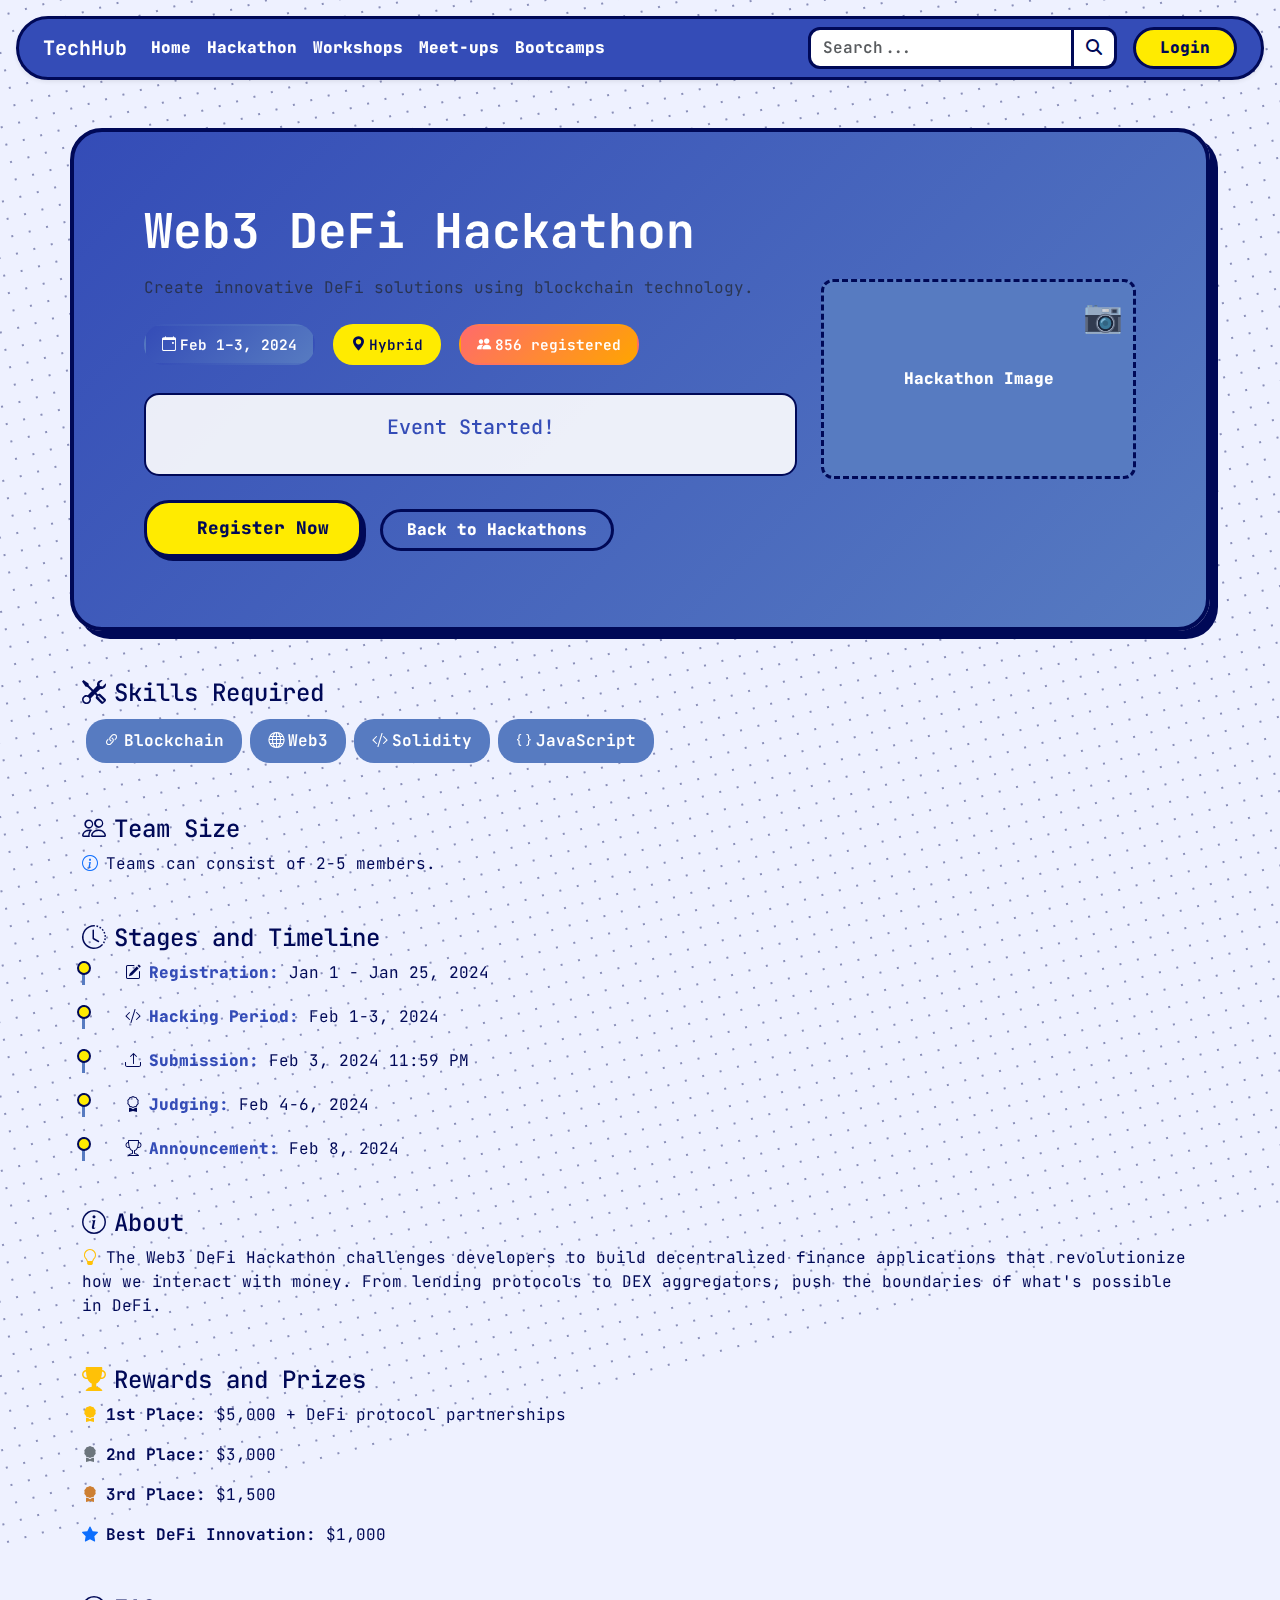
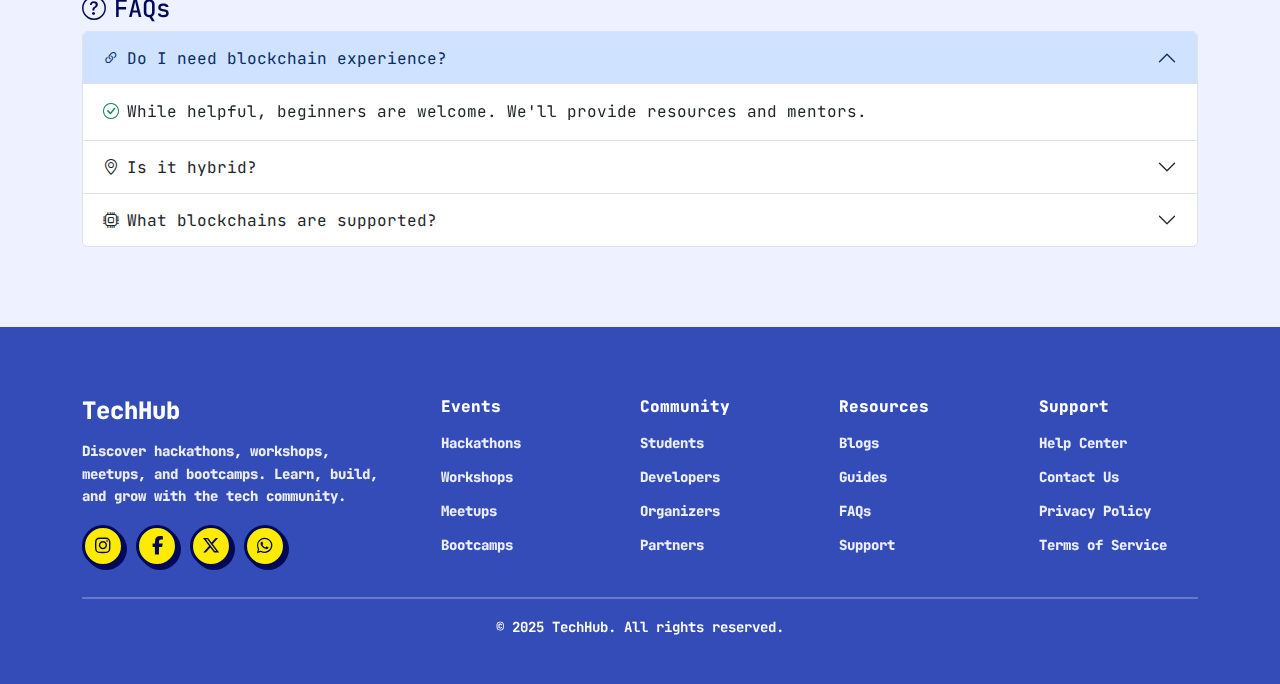
<file: Hackathon-Web3_DeFi_Hackathon.html>
<!DOCTYPE html>
<html lang="en">
<head>
  <meta charset="UTF-8">
  <title>Web3 DeFi Hackathon - TechHub</title>
  <meta name="viewport" content="width=device-width, initial-scale=1">
  <!-- Bootstrap 5 -->
  <link href="https://cdn.jsdelivr.net/npm/bootstrap@5.3.3/dist/css/bootstrap.min.css" rel="stylesheet">
  <!-- Bootstrap Icons -->
  <link rel="stylesheet" href="https://cdn.jsdelivr.net/npm/bootstrap-icons@1.11.3/font/bootstrap-icons.css">
  <!-- Custom CSS -->
  <link rel="stylesheet" href="style.css">
  <link href="https://fonts.googleapis.com/css2?family=JetBrains+Mono:wght@400;600;800&display=swap" rel="stylesheet">
  <link rel="stylesheet" href="https://cdnjs.cloudflare.com/ajax/libs/font-awesome/6.5.1/css/all.min.css"/>
</head>
<body>

<!-- NAVBAR -->
<nav class="navbar navbar-expand-lg bg-white shadow-sm rounded-pill mx-3 mt-3 px-4">
  <a class="navbar-brand fw-bold" href="index.html">TechHub</a>
  <button class="navbar-toggler" data-bs-toggle="collapse" data-bs-target="#nav">
    <span class="navbar-toggler-icon"></span>
  </button>

  <div class="collapse navbar-collapse" id="nav">
    <ul class="navbar-nav me-auto">
      <li class="nav-item"><a class="nav-link" href="index.html">Home</a></li>
      <li class="nav-item"><a class="nav-link" href="hackathon.html">Hackathon</a></li>
      <li class="nav-item"><a class="nav-link" href="workshop.html">Workshops</a></li>
      <li class="nav-item"><a class="nav-link" href="meetup.html">Meet-ups</a></li>
      <li class="nav-item"><a class="nav-link" href="bootcamp.html">Bootcamps</a></li>
    </ul>
    <ul class="navbar-nav ms-auto">
      <li class="nav-item">
        <form class="d-flex me-3" role="search">
          <input class="form-control search-input" type="search" placeholder="Search..." aria-label="Search">
          <button class="btn search-btn" type="submit"><i class="fas fa-search"></i></button>
        </form>
      </li>
        <a class="btn btn-dark rounded-pill px-4" href="login.html">Login</a>
      </li>
    </ul>
  </div>
</nav>

<!-- HACKATHON HERO -->
<section class="container hero mt-5">
  <div class="row align-items-center">
    <div class="col-lg-8">
      <h1 class="fw-bold display-5">Web3 DeFi Hackathon</h1>
      <p class="text-muted mt-3">Create innovative DeFi solutions using blockchain technology.</p>
      <div class="mt-4">
        <span class="interactive-badge date-badge"><i class="bi bi-calendar-event me-1"></i>Feb 1–3, 2024</span>
        <span class="interactive-badge location-badge"><i class="bi bi-geo-alt-fill me-1"></i>Hybrid</span>
        <span class="interactive-badge participants-badge"><i class="bi bi-people-fill me-1"></i>856 registered</span>
      </div>
      <div class="countdown-timer">
        <h5>Event Starts In</h5>
        <div class="countdown-display">
          <div class="countdown-item">
            <span id="days">--</span>
            <span class="countdown-label">Days</span>
          </div>
          <div class="countdown-item">
            <span id="hours">--</span>
            <span class="countdown-label">Hours</span>
          </div>
          <div class="countdown-item">
            <span id="minutes">--</span>
            <span class="countdown-label">Minutes</span>
          </div>
          <div class="countdown-item">
            <span id="seconds">--</span>
            <span class="countdown-label">Seconds</span>
          </div>
        </div>
      </div>
      <div class="mt-4">
        <button class="register-btn"><span>Register Now</span></button>
        <a class="btn btn-outline-dark rounded-pill px-4 ms-2" href="hackathon.html">Back to Hackathons</a>
      </div>
    </div>
    <div class="col-lg-4 text-center">
      <div class="image-placeholder" style="height: 200px;">Hackathon Image</div>
    </div>
  </div>
</section>

<!-- SKILLS REQUIRED -->
<section class="container mt-5">
  <div class="soft-card">
    <h4><i class="bi bi-tools me-2"></i>Skills Required</h4>
    <div class="d-flex flex-wrap">
      <span class="skill-badge"><i class="bi bi-link-45deg me-1"></i>Blockchain</span>
      <span class="skill-badge"><i class="bi bi-globe me-1"></i>Web3</span>
      <span class="skill-badge"><i class="bi bi-code-slash me-1"></i>Solidity</span>
      <span class="skill-badge"><i class="bi bi-braces me-1"></i>JavaScript</span>
    </div>
  </div>
</section>

<!-- TEAM SIZE -->
<section class="container mt-5">
  <div class="soft-card">
    <h4><i class="bi bi-people me-2"></i>Team Size</h4>
    <p><i class="bi bi-info-circle me-2 text-primary"></i>Teams can consist of 2-5 members.</p>
  </div>
</section>

<!-- STAGES AND TIMELINE -->
<section class="container mt-5">
  <div class="soft-card">
    <h4><i class="bi bi-clock-history me-2"></i>Stages and Timeline</h4>
    <div class="timeline">
      <div class="timeline-item">
        <i class="bi bi-pencil-square me-2"></i><strong>Registration:</strong> Jan 1 - Jan 25, 2024
      </div>
      <div class="timeline-item">
        <i class="bi bi-code-slash me-2"></i><strong>Hacking Period:</strong> Feb 1-3, 2024
      </div>
      <div class="timeline-item">
        <i class="bi bi-upload me-2"></i><strong>Submission:</strong> Feb 3, 2024 11:59 PM
      </div>
      <div class="timeline-item">
        <i class="bi bi-award me-2"></i><strong>Judging:</strong> Feb 4-6, 2024
      </div>
      <div class="timeline-item">
        <i class="bi bi-trophy me-2"></i><strong>Announcement:</strong> Feb 8, 2024
      </div>
    </div>
  </div>
</section>

<!-- ABOUT SECTION -->
<section class="container mt-5">
  <div class="soft-card">
    <h4><i class="bi bi-info-circle me-2"></i>About</h4>
    <p><i class="bi bi-lightbulb me-2 text-warning"></i>The Web3 DeFi Hackathon challenges developers to build decentralized finance applications that revolutionize how we interact with money. From lending protocols to DEX aggregators, push the boundaries of what's possible in DeFi.</p>
  </div>
</section>

<!-- REWARDS AND PRIZES -->
<section class="container mt-5">
  <div class="soft-card">
    <h4><i class="bi bi-trophy-fill me-2 text-warning"></i>Rewards and Prizes</h4>
    <ul class="list-unstyled">
      <li class="mb-3"><i class="bi bi-award-fill text-warning me-2"></i><strong>1st Place:</strong> $5,000 + DeFi protocol partnerships</li>
      <li class="mb-3"><i class="bi bi-award-fill text-secondary me-2"></i><strong>2nd Place:</strong> $3,000</li>
      <li class="mb-3"><i class="bi bi-award-fill text-bronze me-2"></i><strong>3rd Place:</strong> $1,500</li>
      <li class="mb-3"><i class="bi bi-star-fill text-primary me-2"></i><strong>Best DeFi Innovation:</strong> $1,000</li>
    </ul>
  </div>
</section>

<!-- FAQs -->
<section class="container mt-5">
  <div class="soft-card">
    <h4><i class="bi bi-question-circle me-2"></i>FAQs</h4>
    <div class="accordion" id="faqAccordion">
      <div class="accordion-item">
        <h2 class="accordion-header">
          <button class="accordion-button" type="button" data-bs-toggle="collapse" data-bs-target="#faq1">
            <i class="bi bi-link-45deg me-2"></i>Do I need blockchain experience?
          </button>
        </h2>
        <div id="faq1" class="accordion-collapse collapse show" data-bs-parent="#faqAccordion">
          <div class="accordion-body">
            <i class="bi bi-check-circle text-success me-2"></i>While helpful, beginners are welcome. We'll provide resources and mentors.
          </div>
        </div>
      </div>
      <div class="accordion-item">
        <h2 class="accordion-header">
          <button class="accordion-button collapsed" type="button" data-bs-toggle="collapse" data-bs-target="#faq2">
            <i class="bi bi-geo-alt me-2"></i>Is it hybrid?
          </button>
        </h2>
        <div id="faq2" class="accordion-collapse collapse" data-bs-parent="#faqAccordion">
          <div class="accordion-body">
            <i class="bi bi-check-circle text-success me-2"></i>Yes, online participation with optional in-person events in select cities.
          </div>
        </div>
      </div>
      <div class="accordion-item">
        <h2 class="accordion-header">
          <button class="accordion-button collapsed" type="button" data-bs-toggle="collapse" data-bs-target="#faq3">
            <i class="bi bi-cpu me-2"></i>What blockchains are supported?
          </button>
        </h2>
        <div id="faq3" class="accordion-collapse collapse" data-bs-parent="#faqAccordion">
          <div class="accordion-body">
            <i class="bi bi-check-circle text-success me-2"></i>Ethereum, Polygon, and other EVM-compatible chains.
          </div>
        </div>
      </div>
    </div>
  </div>
</section>

<!-- FOOTER -->
<footer class="techhub-footer">
  <div class="container">
    <div class="footer-grid">
      <!-- Brand -->
      <div class="footer-brand">
        <h4>TechHub</h4>
        <p>
          Discover hackathons, workshops, meetups, and bootcamps.
          Learn, build, and grow with the tech community.
        </p>
        <div class="footer-socials">
          <a href="#" aria-label="Instagram"><i class="fab fa-instagram"></i></a>
          <a href="#" aria-label="Facebook"><i class="fab fa-facebook-f"></i></a>
          <a href="#" aria-label="Twitter"><i class="fab fa-x-twitter"></i></a>
          <a href="#" aria-label="WhatsApp"><i class="fab fa-whatsapp"></i></a>
        </div>
      </div>
      <!-- Events -->
      <div class="footer-col">
        <h6>Events</h6>
        <ul>
          <li><a href="hackathon.html">Hackathons</a></li>
          <li><a href="workshop.html">Workshops</a></li>
          <li><a href="meetup.html">Meetups</a></li>
          <li><a href="bootcamp.html">Bootcamps</a></li>
        </ul>
      </div>
      <!-- Community -->
      <div class="footer-col">
        <h6>Community</h6>
        <ul>
          <li><a href="#">Students</a></li>
          <li><a href="#">Developers</a></li>
          <li><a href="#">Organizers</a></li>
          <li><a href="#">Partners</a></li>
        </ul>
      </div>
      <!-- Resources -->
      <div class="footer-col">
        <h6>Resources</h6>
        <ul>
          <li><a href="#">Blogs</a></li>
          <li><a href="#">Guides</a></li>
          <li><a href="#">FAQs</a></li>
          <li><a href="#">Support</a></li>
        </ul>
      </div>
      <!-- Support -->
      <div class="footer-col">
        <h6>Support</h6>
        <ul>
          <li><a href="#">Help Center</a></li>
          <li><a href="#">Contact Us</a></li>
          <li><a href="#">Privacy Policy</a></li>
          <li><a href="#">Terms of Service</a></li>
        </ul>
      </div>
    </div>
    <!-- Bottom Bar -->
    <div class="footer-bottom">
      <p>© 2025 TechHub. All rights reserved.</p>
    </div>
  </div>
</footer>

<script src="https://cdn.jsdelivr.net/npm/bootstrap@5.3.3/dist/js/bootstrap.bundle.min.js"></script>
<script>
// Countdown Timer
function updateCountdown() {
  const targetDate = new Date('2024-02-01T00:00:00').getTime();
  const now = new Date().getTime();
  const difference = targetDate - now;

  if (difference > 0) {
    const days = Math.floor(difference / (1000 * 60 * 60 * 24));
    const hours = Math.floor((difference % (1000 * 60 * 60 * 24)) / (1000 * 60 * 60));
    const minutes = Math.floor((difference % (1000 * 60 * 60)) / (1000 * 60));
    const seconds = Math.floor((difference % (1000 * 60)) / 1000);

    document.getElementById('days').textContent = days.toString().padStart(2, '0');
    document.getElementById('hours').textContent = hours.toString().padStart(2, '0');
    document.getElementById('minutes').textContent = minutes.toString().padStart(2, '0');
    document.getElementById('seconds').textContent = seconds.toString().padStart(2, '0');
  } else {
    document.querySelector('.countdown-timer h5').textContent = 'Event Started!';
    document.querySelector('.countdown-display').style.display = 'none';
  }
}

// Update countdown every second
setInterval(updateCountdown, 1000);
updateCountdown();

// Add click handlers for interactive elements
document.querySelectorAll('.skill-badge').forEach(badge => {
  badge.addEventListener('click', function() {
    this.style.transform = 'scale(0.95)';
    setTimeout(() => {
      this.style.transform = 'scale(1.1)';
      setTimeout(() => {
        this.style.transform = 'scale(1)';
      }, 150);
    }, 100);
  });
});

document.querySelectorAll('.interactive-badge').forEach(badge => {
  badge.addEventListener('click', function() {
    this.style.transform = 'scale(0.95)';
    setTimeout(() => {
      this.style.transform = 'scale(1.05)';
      setTimeout(() => {
        this.style.transform = 'scale(1)';
      }, 150);
    }, 100);
  });
});
</script>

</body>
</html>
</file>
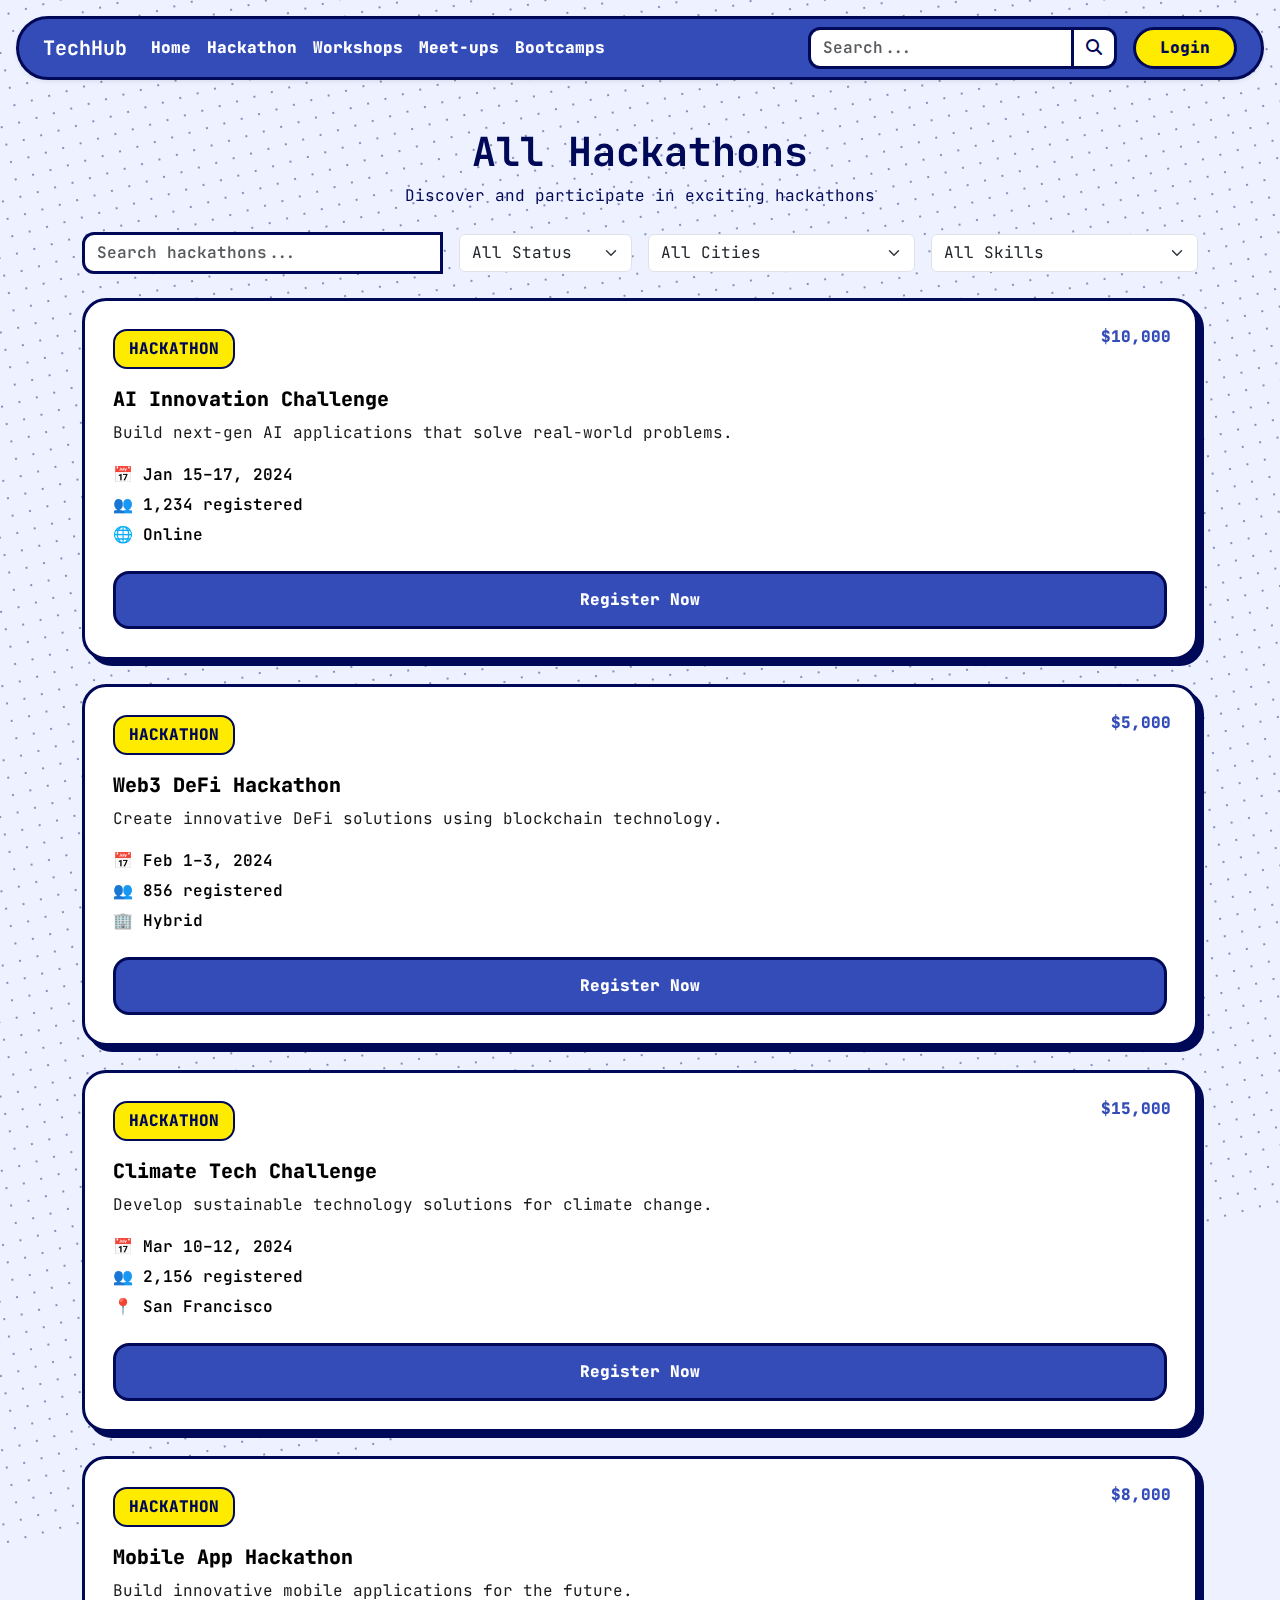
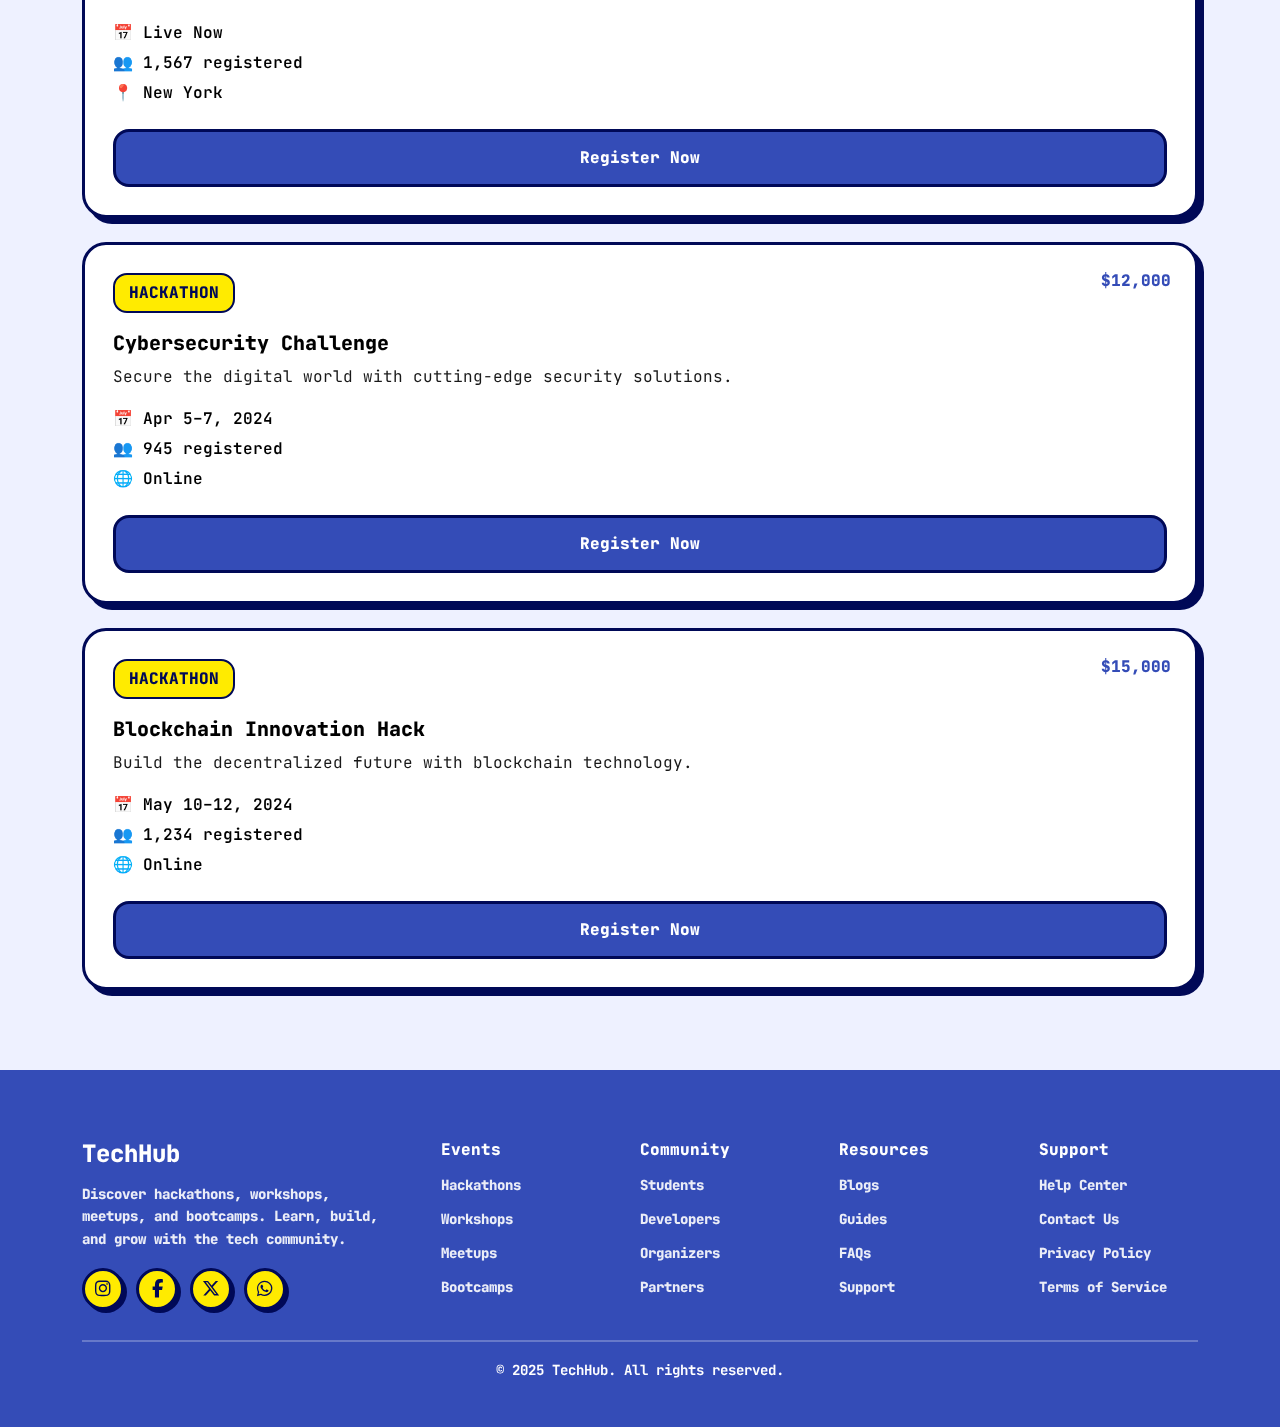
<file: hackathon.html>
<!DOCTYPE html>
<html lang="en">
<head>
  <meta charset="UTF-8">
  <title>Hackathons - TechHub</title>
  <meta name="viewport" content="width=device-width, initial-scale=1">
  <!-- Bootstrap 5 -->
  <link href="https://cdn.jsdelivr.net/npm/bootstrap@5.3.3/dist/css/bootstrap.min.css" rel="stylesheet">
  <!-- Custom CSS -->
  <link rel="stylesheet" href="style.css">
  <link href="https://fonts.googleapis.com/css2?family=JetBrains+Mono:wght@400;600;800&display=swap" rel="stylesheet">
  <link rel="stylesheet" href="https://cdnjs.cloudflare.com/ajax/libs/font-awesome/6.5.1/css/all.min.css"/>
</head>
<body>

<!-- NAVBAR -->
<nav class="navbar navbar-expand-lg bg-white shadow-sm rounded-pill mx-3 mt-3 px-4">
  <a class="navbar-brand fw-bold" href="index.html">TechHub</a>
  <button class="navbar-toggler" data-bs-toggle="collapse" data-bs-target="#nav">
    <span class="navbar-toggler-icon"></span>
  </button>

  <div class="collapse navbar-collapse" id="nav">
    <ul class="navbar-nav me-auto">
      <li class="nav-item"><a class="nav-link" href="index.html">Home</a></li>
      <li class="nav-item"><a class="nav-link" href="#">Hackathon</a></li>
      <li class="nav-item"><a class="nav-link" href="workshop.html">Workshops</a></li>
      <li class="nav-item"><a class="nav-link" href="meetup.html">Meet-ups</a></li>
      <li class="nav-item"><a class="nav-link" href="bootcamp.html">Bootcamps</a></li>
    </ul>
    <ul class="navbar-nav ms-auto">
      <li class="nav-item">
        <form class="d-flex me-3" role="search">
          <input class="form-control search-input" type="search" placeholder="Search..." aria-label="Search">
          <button class="btn search-btn" type="submit"><i class="fas fa-search"></i></button>
        </form>
      </li>
        <a class="btn btn-dark rounded-pill px-4" href="login.html">Login</a>
      </li>
    </ul>
  </div>
</nav>

<!-- HACKATHONS HEADER -->
<section class="container mt-5">
  <div class="text-center">
    <h1 class="fw-bold">All Hackathons</h1>
    <p>Discover and participate in exciting hackathons</p>
  </div>
</section>

<!-- SEARCH AND FILTERS -->
<section class="container mt-4">
  <div class="row g-3 align-items-center">
    <div class="col-md-4">
      <input type="text" id="searchInput" class="form-control search-input" placeholder="Search hackathons...">
    </div>
    <div class="col-md-2">
      <select id="statusFilter" class="form-select">
        <option value="">All Status</option>
        <option value="live">Live</option>
        <option value="upcoming">Upcoming</option>
      </select>
    </div>
    <div class="col-md-3">
      <select id="cityFilter" class="form-select">
        <option value="">All Cities</option>
        <option value="Online">Online</option>
        <option value="Hybrid">Hybrid</option>
        <option value="San Francisco">San Francisco</option>
        <option value="New York">New York</option>
        <option value="Los Angeles">Los Angeles</option>
      </select>
    </div>
    <div class="col-md-3">
      <select id="skillFilter" class="form-select">
        <option value="">All Skills</option>
        <option value="AI">AI</option>
        <option value="Blockchain">Blockchain</option>
        <option value="Climate">Climate</option>
        <option value="Mobile">Mobile</option>
        <option value="Security">Security</option>
        <option value="Gaming">Gaming</option>
      </select>
    </div>
  </div>
</section>

<!-- HACKATHONS GRID -->
<section class="container mt-4">
  <div class="row g-4" id="hackathonsContainer">
    <!-- Hackathon cards will be populated by JS -->
  </div>
</section>

<!-- FOOTER -->
<footer class="techhub-footer">
  <div class="container">
    <div class="footer-grid">
      <!-- Brand -->
      <div class="footer-brand">
        <h4>TechHub</h4>
        <p>
          Discover hackathons, workshops, meetups, and bootcamps.
          Learn, build, and grow with the tech community.
        </p>
        <div class="footer-socials">
          <a href="#" aria-label="Instagram"><i class="fab fa-instagram"></i></a>
          <a href="#" aria-label="Facebook"><i class="fab fa-facebook-f"></i></a>
          <a href="#" aria-label="Twitter"><i class="fab fa-x-twitter"></i></a>
          <a href="#" aria-label="WhatsApp"><i class="fab fa-whatsapp"></i></a>
        </div>
      </div>
      <!-- Events -->
      <div class="footer-col">
        <h6>Events</h6>
        <ul>
          <li><a href="hackathon.html">Hackathons</a></li>
          <li><a href="workshop.html">Workshops</a></li>
          <li><a href="meetup.html">Meetups</a></li>
          <li><a href="bootcamp.html">Bootcamps</a></li>
        </ul>
      </div>
      <!-- Community -->
      <div class="footer-col">
        <h6>Community</h6>
        <ul>
          <li><a href="#">Students</a></li>
          <li><a href="#">Developers</a></li>
          <li><a href="#">Organizers</a></li>
          <li><a href="#">Partners</a></li>
        </ul>
      </div>
      <!-- Resources -->
      <div class="footer-col">
        <h6>Resources</h6>
        <ul>
          <li><a href="#">Blogs</a></li>
          <li><a href="#">Guides</a></li>
          <li><a href="#">FAQs</a></li>
          <li><a href="#">Support</a></li>
        </ul>
      </div>
      <!-- Support -->
      <div class="footer-col">
        <h6>Support</h6>
        <ul>
          <li><a href="#">Help Center</a></li>
          <li><a href="#">Contact Us</a></li>
          <li><a href="#">Privacy Policy</a></li>
          <li><a href="#">Terms of Service</a></li>
        </ul>
      </div>
    </div>
    <!-- Bottom Bar -->
    <div class="footer-bottom">
      <p>© 2025 TechHub. All rights reserved.</p>
    </div>
  </div>
</footer>

<script src="https://cdn.jsdelivr.net/npm/bootstrap@5.3.3/dist/js/bootstrap.bundle.min.js"></script>
<script>
  const hackathons = [
    {
      title: "AI Innovation Challenge",
      desc: "Build next-gen AI applications that solve real-world problems.",
      prize: "$10,000",
      date: "Jan 15–17, 2024",
      registered: "1,234 registered",
      location: "Online",
      status: "upcoming",
      skills: ["AI", "ML"],
      city: "Online"
    },
    {
      title: "Web3 DeFi Hackathon",
      desc: "Create innovative DeFi solutions using blockchain technology.",
      prize: "$5,000",
      date: "Feb 1–3, 2024",
      registered: "856 registered",
      location: "Hybrid",
      status: "upcoming",
      skills: ["Blockchain", "Web3"],
      city: "Hybrid"
    },
    {
      title: "Climate Tech Challenge",
      desc: "Develop sustainable technology solutions for climate change.",
      prize: "$15,000",
      date: "Mar 10–12, 2024",
      registered: "2,156 registered",
      location: "San Francisco",
      status: "upcoming",
      skills: ["Climate", "Sustainability"],
      city: "San Francisco"
    },
    {
      title: "Mobile App Hackathon",
      desc: "Build innovative mobile applications for the future.",
      prize: "$8,000",
      date: "Live Now",
      registered: "1,567 registered",
      location: "New York",
      status: "live",
      skills: ["Mobile", "App Dev"],
      city: "New York"
    },
    {
      title: "Cybersecurity Challenge",
      desc: "Secure the digital world with cutting-edge security solutions.",
      prize: "$12,000",
      date: "Apr 5–7, 2024",
      registered: "945 registered",
      location: "Online",
      status: "upcoming",
      skills: ["Security", "Cyber"],
      city: "Online"
    },
    {
      title: "Blockchain Innovation Hack",
      desc: "Build the decentralized future with blockchain technology.",
      prize: "$15,000",
      date: "May 10–12, 2024",
      registered: "1,234 registered",
      location: "Online",
      status: "upcoming",
      skills: ["Blockchain", "Web3"],
      city: "Online"
    }
  ];

  function renderHackathons(filtered = hackathons) {
    const container = document.getElementById('hackathonsContainer');
    container.innerHTML = '';
    filtered.forEach(hack => {
      const slug = hack.title.replace(/\s+/g, '_').replace(/[^a-zA-Z0-9_]/g, '');
      const card = `
        <a href="Hackathon-${slug}.html" class="text-decoration-none">
          <div class="col-12 hackathon-card-wrapper" data-status="${hack.status}" data-city="${hack.city}" data-skills="${hack.skills.join(',')}">
            <div class="hackathon-card">
              <span class="hackathon-tag">HACKATHON</span>
              <span class="hackathon-prize">${hack.prize}</span>
              <h5>${hack.title}</h5>
              <p class="hackathon-desc">${hack.desc}</p>
              <ul class="hackathon-info">
                <li>📅 ${hack.date}</li>
                <li>👥 ${hack.registered}</li>
                <li>${hack.location === 'Online' ? '🌐' : hack.location === 'Hybrid' ? '🏢' : '📍'} ${hack.location}</li>
              </ul>
              <button class="hackathon-btn">Register Now</button>
            </div>
          </div>
        </a>
      `;
      container.innerHTML += card;
    });
  }

  function filterHackathons() {
    const search = document.getElementById('searchInput').value.toLowerCase();
    const status = document.getElementById('statusFilter').value;
    const city = document.getElementById('cityFilter').value;
    const skill = document.getElementById('skillFilter').value;

    const filtered = hackathons.filter(hack => {
      const matchesSearch = hack.title.toLowerCase().includes(search) || hack.desc.toLowerCase().includes(search);
      const matchesStatus = !status || hack.status === status;
      const matchesCity = !city || hack.city === city;
      const matchesSkill = !skill || hack.skills.includes(skill);
      return matchesSearch && matchesStatus && matchesCity && matchesSkill;
    });
    renderHackathons(filtered);
  }

  document.getElementById('searchInput').addEventListener('input', filterHackathons);
  document.getElementById('statusFilter').addEventListener('change', filterHackathons);
  document.getElementById('cityFilter').addEventListener('change', filterHackathons);
  document.getElementById('skillFilter').addEventListener('change', filterHackathons);

  // Initial render
  renderHackathons();
</script>

</body>
</html>
</file>
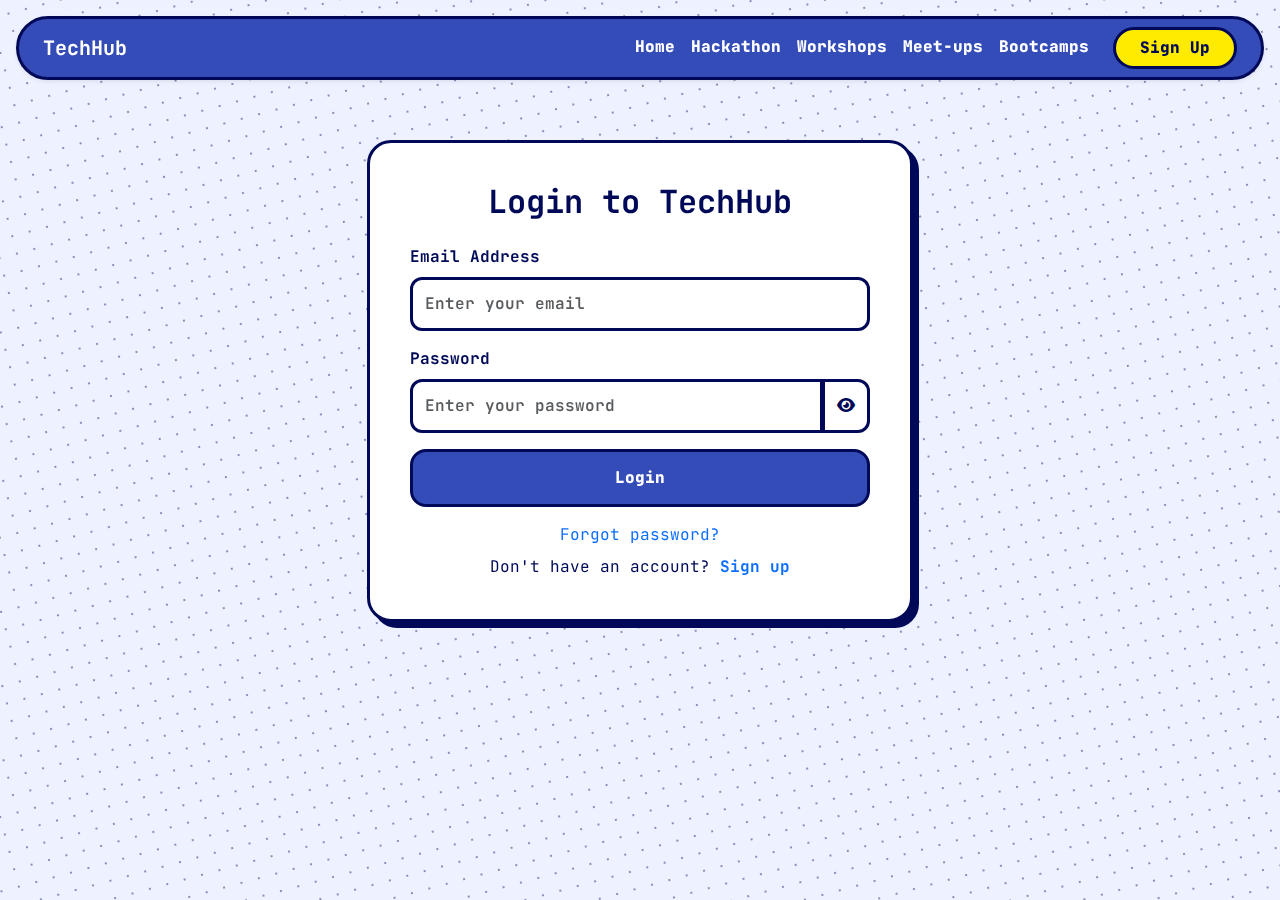
<file: login.html>
<!DOCTYPE html>
<html lang="en">
<head>
  <meta charset="UTF-8">
  <title>Login - TechHub</title>
  <meta name="viewport" content="width=device-width, initial-scale=1">

  <!-- Bootstrap 5 -->
  <link href="https://cdn.jsdelivr.net/npm/bootstrap@5.3.3/dist/css/bootstrap.min.css" rel="stylesheet">

  <!-- Custom CSS -->
  <link rel="stylesheet" href="style.css">
  <link href="https://fonts.googleapis.com/css2?family=JetBrains+Mono:wght@400;600;800&display=swap" rel="stylesheet">
  <link rel="stylesheet" href="https://cdnjs.cloudflare.com/ajax/libs/font-awesome/6.5.1/css/all.min.css"/>

  <!-- reCAPTCHA -->
  <script src="https://www.google.com/recaptcha/api.js" async defer></script>
</head>
<body>

<!-- NAVBAR -->
<nav class="navbar navbar-expand-lg bg-white shadow-sm rounded-pill mx-3 mt-3 px-4">
  <a class="navbar-brand fw-bold" href="index.html">TechHub</a>
  <button class="navbar-toggler" data-bs-toggle="collapse" data-bs-target="#nav">
    <span class="navbar-toggler-icon"></span>
  </button>

  <div class="collapse navbar-collapse" id="nav">
    <ul class="navbar-nav ms-auto">
      <li class="nav-item"><a class="nav-link" href="index.html">Home</a></li>
      <li class="nav-item"><a class="nav-link" href="#">Hackathon</a></li>
      <li class="nav-item"><a class="nav-link" href="#">Workshops</a></li>
      <li class="nav-item"><a class="nav-link" href="#">Meet-ups</a></li>
      <li class="nav-item"><a class="nav-link" href="#">Bootcamps</a></li>
      <li class="nav-item">
        <a class="btn btn-dark rounded-pill px-4 ms-3" href="signup.html">Sign Up</a>
      </li>
    </ul>
  </div>
</nav>

<!-- LOGIN SECTION -->
<section class="container login-section">
  <div class="row justify-content-center">
    <div class="col-md-6">
      <div class="login-card">
        <h2 class="text-center fw-bold mb-4">Login to TechHub</h2>
        <form>
          <div class="mb-3">
            <label for="email" class="form-label fw-bold">Email Address</label>
            <input type="email" class="form-control login-input" id="email" placeholder="Enter your email" required>
          </div>
          <div class="mb-3">
            <label for="password" class="form-label fw-bold">Password</label>
            <div class="input-group">
              <input type="password" class="form-control login-input" id="password" placeholder="Enter your password" required>
              <button class="btn btn-outline-secondary" type="button" id="togglePassword">
                <i class="fas fa-eye"></i>
              </button>
            </div>
          </div>
          
          <div class="mb-3">
            <div class="g-recaptcha" data-sitekey="6LfB90AsAAAAAN3TtTy8tRTFLbtLsD1VaEs5Pib2"></div>
          </div>
          
          <button type="submit" class="btn login-btn w-100">Login</button>
        </form>
        <div class="text-center mt-3">
          <a href="#" class="text-decoration-none">Forgot password?</a>
        </div>
        <div class="text-center mt-2">
          <span>Don't have an account? <a href="signup.html" class="text-decoration-none fw-bold">Sign up</a></span>
        </div>
      </div>
    </div>
  </div>
</section>

<script src="https://cdn.jsdelivr.net/npm/bootstrap@5.3.3/dist/js/bootstrap.bundle.min.js"></script>
<script>
function togglePassword() {
  const password = document.getElementById('password');
  const icon = document.querySelector('#togglePassword i');
  if (password.type === 'password') {
    password.type = 'text';
    icon.classList.remove('fa-eye');
    icon.classList.add('fa-eye-slash');
  } else {
    password.type = 'password';
    icon.classList.remove('fa-eye-slash');
    icon.classList.add('fa-eye');
  }
}

document.getElementById('togglePassword').addEventListener('click', togglePassword);
</script>

</body>
</html>
</file>
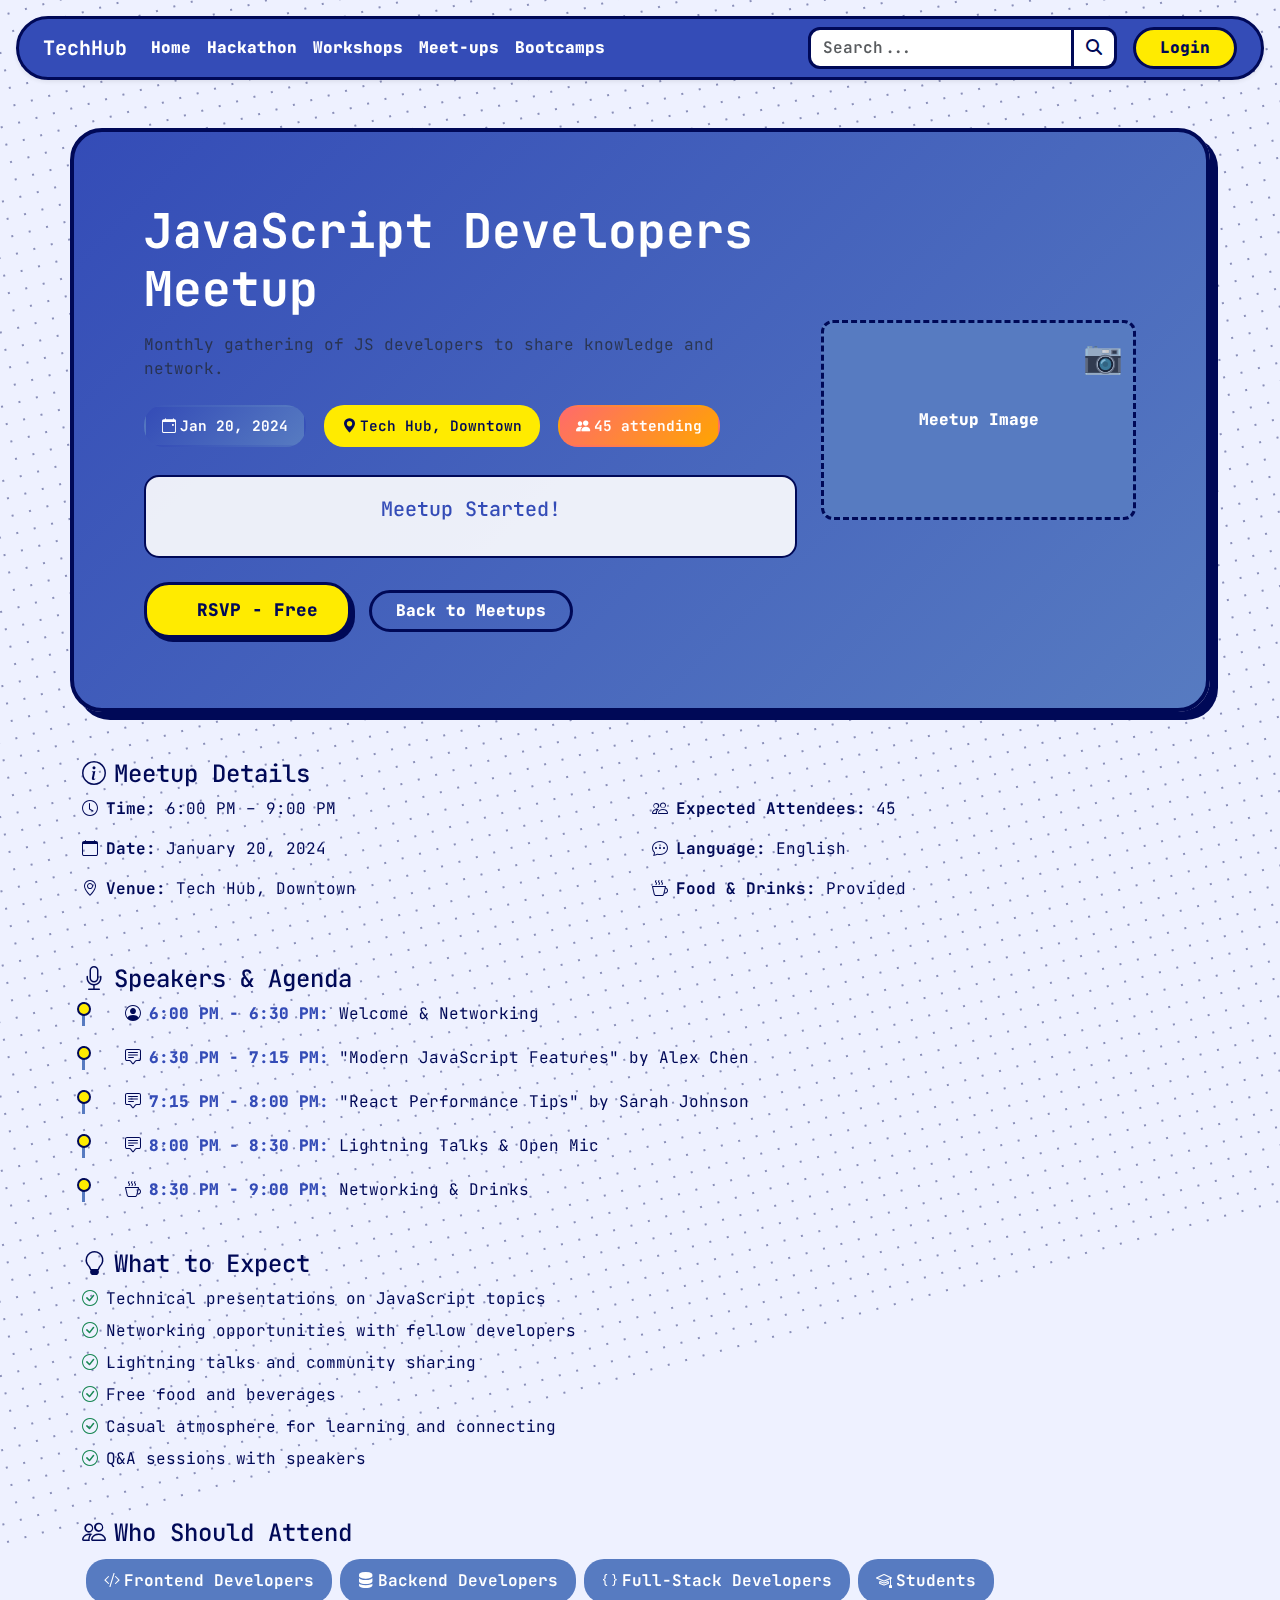
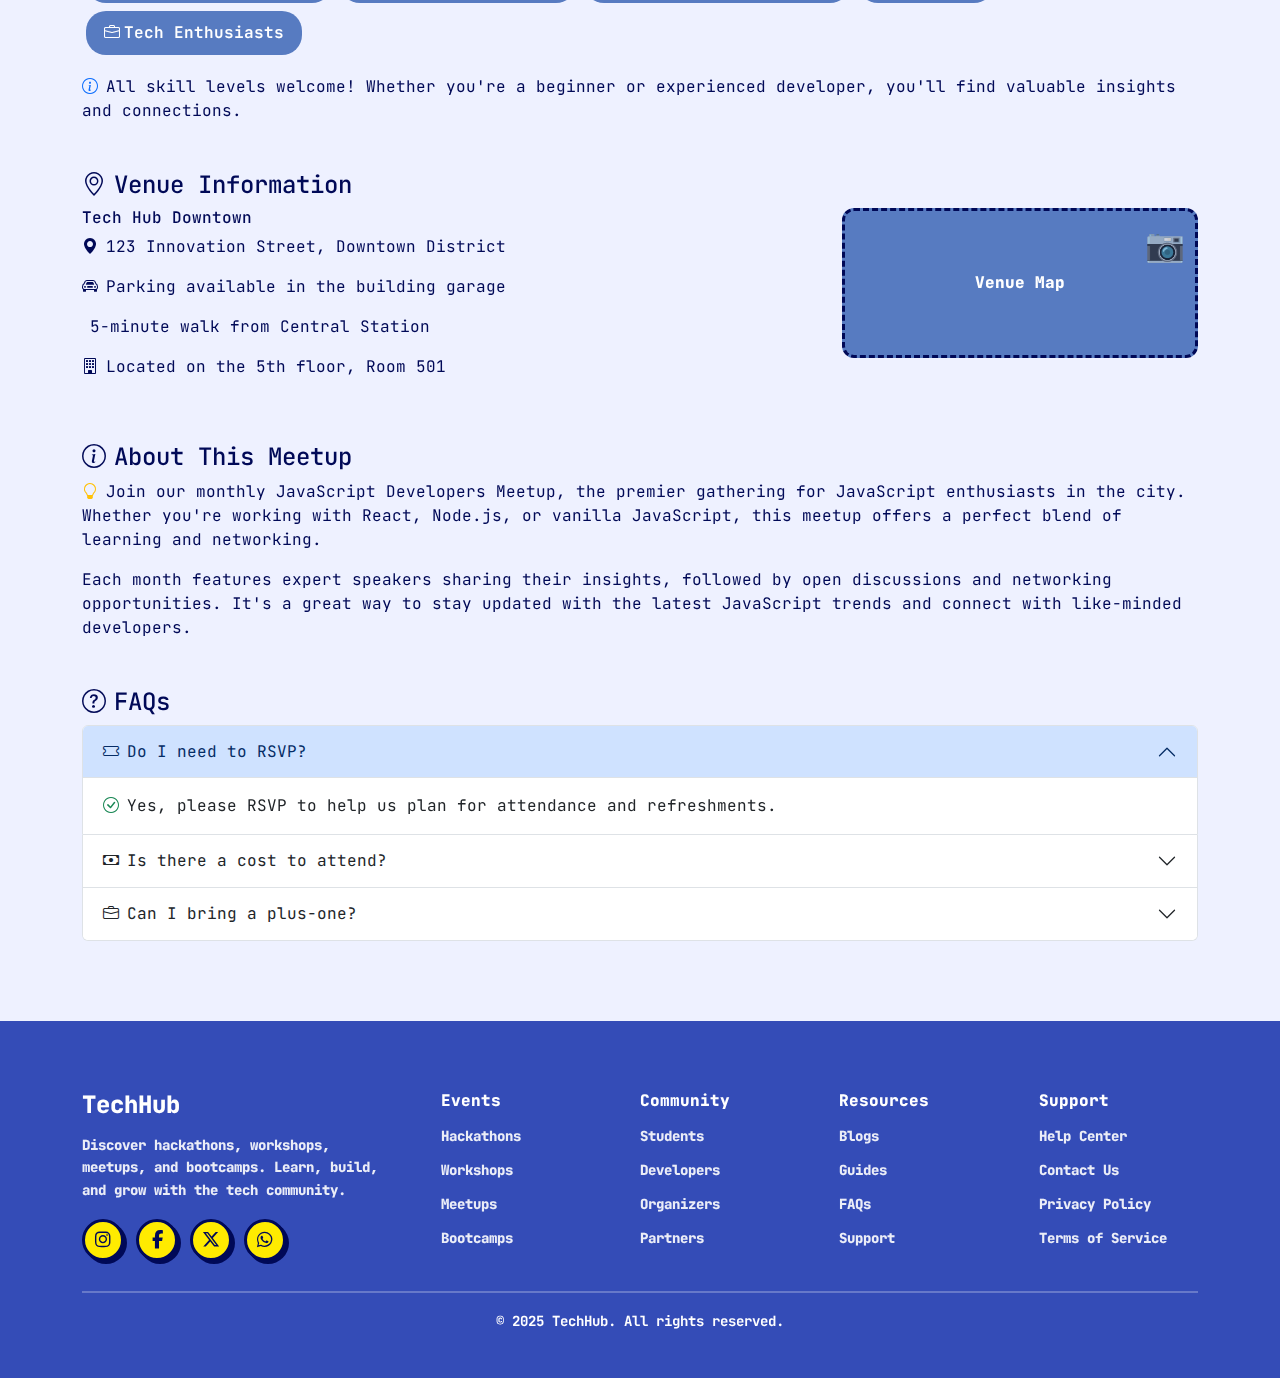
<file: Meetup-JavaScript_Developers_Meetup.html>
<!DOCTYPE html>
<html lang="en">
<head>
  <meta charset="UTF-8">
  <title>JavaScript Developers Meetup - TechHub</title>
  <meta name="viewport" content="width=device-width, initial-scale=1">
  <!-- Bootstrap 5 -->
  <link href="https://cdn.jsdelivr.net/npm/bootstrap@5.3.3/dist/css/bootstrap.min.css" rel="stylesheet">
  <!-- Bootstrap Icons -->
  <link rel="stylesheet" href="https://cdn.jsdelivr.net/npm/bootstrap-icons@1.11.3/font/bootstrap-icons.css">
  <!-- Custom CSS -->
  <link rel="stylesheet" href="style.css">
  <link href="https://fonts.googleapis.com/css2?family=JetBrains+Mono:wght@400;600;800&display=swap" rel="stylesheet">
  <link rel="stylesheet" href="https://cdnjs.cloudflare.com/ajax/libs/font-awesome/6.5.1/css/all.min.css"/>
</head>
<body>

<!-- NAVBAR -->
<nav class="navbar navbar-expand-lg bg-white shadow-sm rounded-pill mx-3 mt-3 px-4">
  <a class="navbar-brand fw-bold" href="index.html">TechHub</a>
  <button class="navbar-toggler" data-bs-toggle="collapse" data-bs-target="#nav">
    <span class="navbar-toggler-icon"></span>
  </button>

  <div class="collapse navbar-collapse" id="nav">
    <ul class="navbar-nav me-auto">
      <li class="nav-item"><a class="nav-link" href="index.html">Home</a></li>
      <li class="nav-item"><a class="nav-link" href="hackathon.html">Hackathon</a></li>
      <li class="nav-item"><a class="nav-link" href="workshop.html">Workshops</a></li>
      <li class="nav-item"><a class="nav-link" href="meetup.html">Meet-ups</a></li>
      <li class="nav-item"><a class="nav-link" href="bootcamp.html">Bootcamps</a></li>
    </ul>
    <ul class="navbar-nav ms-auto">
      <li class="nav-item">
        <form class="d-flex me-3" role="search">
          <input class="form-control search-input" type="search" placeholder="Search..." aria-label="Search">
          <button class="btn search-btn" type="submit"><i class="fas fa-search"></i></button>
        </form>
      </li>
        <a class="btn btn-dark rounded-pill px-4" href="login.html">Login</a>
      </li>
    </ul>
  </div>
</nav>

<!-- MEETUP HERO -->
<section class="container hero mt-5">
  <div class="row align-items-center">
    <div class="col-lg-8">
      <h1 class="fw-bold display-5">JavaScript Developers Meetup</h1>
      <p class="text-muted mt-3">Monthly gathering of JS developers to share knowledge and network.</p>
      <div class="mt-4">
        <span class="interactive-badge date-badge"><i class="bi bi-calendar-event me-1"></i>Jan 20, 2024</span>
        <span class="interactive-badge location-badge"><i class="bi bi-geo-alt-fill me-1"></i>Tech Hub, Downtown</span>
        <span class="interactive-badge participants-badge"><i class="bi bi-people-fill me-1"></i>45 attending</span>
      </div>
      <div class="countdown-timer">
        <h5>Meetup Starts In</h5>
        <div class="countdown-display">
          <div class="countdown-item">
            <span id="days">--</span>
            <span class="countdown-label">Days</span>
          </div>
          <div class="countdown-item">
            <span id="hours">--</span>
            <span class="countdown-label">Hours</span>
          </div>
          <div class="countdown-item">
            <span id="minutes">--</span>
            <span class="countdown-label">Minutes</span>
          </div>
          <div class="countdown-item">
            <span id="seconds">--</span>
            <span class="countdown-label">Seconds</span>
          </div>
        </div>
      </div>
      <div class="mt-4">
        <button class="register-btn"><span>RSVP - Free</span></button>
        <a class="btn btn-outline-dark rounded-pill px-4 ms-2" href="meetup.html">Back to Meetups</a>
      </div>
    </div>
    <div class="col-lg-4 text-center">
      <div class="image-placeholder" style="height: 200px;">Meetup Image</div>
    </div>
  </div>
</section>

<!-- MEETUP DETAILS -->
<section class="container mt-5">
  <div class="soft-card">
    <h4><i class="bi bi-info-circle me-2"></i>Meetup Details</h4>
    <div class="row">
      <div class="col-md-6">
        <p><i class="bi bi-clock me-2"></i><strong>Time:</strong> 6:00 PM – 9:00 PM</p>
        <p><i class="bi bi-calendar me-2"></i><strong>Date:</strong> January 20, 2024</p>
        <p><i class="bi bi-geo-alt me-2"></i><strong>Venue:</strong> Tech Hub, Downtown</p>
      </div>
      <div class="col-md-6">
        <p><i class="bi bi-people me-2"></i><strong>Expected Attendees:</strong> 45</p>
        <p><i class="bi bi-chat-dots me-2"></i><strong>Language:</strong> English</p>
        <p><i class="bi bi-cup-hot me-2"></i><strong>Food & Drinks:</strong> Provided</p>
      </div>
    </div>
  </div>
</section>

<!-- SPEAKERS -->
<section class="container mt-5">
  <div class="soft-card">
    <h4><i class="bi bi-mic me-2"></i>Speakers & Agenda</h4>
    <div class="timeline">
      <div class="timeline-item">
        <i class="bi bi-person-circle me-2"></i><strong>6:00 PM - 6:30 PM:</strong> Welcome & Networking
      </div>
      <div class="timeline-item">
        <i class="bi bi-chat-square-text me-2"></i><strong>6:30 PM - 7:15 PM:</strong> "Modern JavaScript Features" by Alex Chen
      </div>
      <div class="timeline-item">
        <i class="bi bi-chat-square-text me-2"></i><strong>7:15 PM - 8:00 PM:</strong> "React Performance Tips" by Sarah Johnson
      </div>
      <div class="timeline-item">
        <i class="bi bi-chat-square-text me-2"></i><strong>8:00 PM - 8:30 PM:</strong> Lightning Talks & Open Mic
      </div>
      <div class="timeline-item">
        <i class="bi bi-cup-hot me-2"></i><strong>8:30 PM - 9:00 PM:</strong> Networking & Drinks
      </div>
    </div>
  </div>
</section>

<!-- WHAT TO EXPECT -->
<section class="container mt-5">
  <div class="soft-card">
    <h4><i class="bi bi-lightbulb me-2"></i>What to Expect</h4>
    <ul class="list-unstyled">
      <li class="mb-2"><i class="bi bi-check-circle text-success me-2"></i>Technical presentations on JavaScript topics</li>
      <li class="mb-2"><i class="bi bi-check-circle text-success me-2"></i>Networking opportunities with fellow developers</li>
      <li class="mb-2"><i class="bi bi-check-circle text-success me-2"></i>Lightning talks and community sharing</li>
      <li class="mb-2"><i class="bi bi-check-circle text-success me-2"></i>Free food and beverages</li>
      <li class="mb-2"><i class="bi bi-check-circle text-success me-2"></i>Casual atmosphere for learning and connecting</li>
      <li class="mb-2"><i class="bi bi-check-circle text-success me-2"></i>Q&A sessions with speakers</li>
    </ul>
  </div>
</section>

<!-- TARGET AUDIENCE -->
<section class="container mt-5">
  <div class="soft-card">
    <h4><i class="bi bi-people me-2"></i>Who Should Attend</h4>
    <div class="d-flex flex-wrap">
      <span class="skill-badge"><i class="bi bi-code-slash me-1"></i>Frontend Developers</span>
      <span class="skill-badge"><i class="bi bi-server me-1"></i>Backend Developers</span>
      <span class="skill-badge"><i class="bi bi-braces me-1"></i>Full-Stack Developers</span>
      <span class="skill-badge"><i class="bi bi-mortarboard me-1"></i>Students</span>
      <span class="skill-badge"><i class="bi bi-briefcase me-1"></i>Tech Enthusiasts</span>
    </div>
    <p class="mt-3"><i class="bi bi-info-circle me-2 text-primary"></i>All skill levels welcome! Whether you're a beginner or experienced developer, you'll find valuable insights and connections.</p>
  </div>
</section>

<!-- VENUE INFO -->
<section class="container mt-5">
  <div class="soft-card">
    <h4><i class="bi bi-geo-alt me-2"></i>Venue Information</h4>
    <div class="row">
      <div class="col-md-8">
        <h6>Tech Hub Downtown</h6>
        <p><i class="bi bi-geo-alt-fill me-2"></i>123 Innovation Street, Downtown District</p>
        <p><i class="bi bi-car-front me-2"></i>Parking available in the building garage</p>
        <p><i class="bi bi-train me-2"></i>5-minute walk from Central Station</p>
        <p><i class="bi bi-building me-2"></i>Located on the 5th floor, Room 501</p>
      </div>
      <div class="col-md-4 text-center">
        <div class="image-placeholder" style="height: 150px;">Venue Map</div>
      </div>
    </div>
  </div>
</section>

<!-- ABOUT MEETUP -->
<section class="container mt-5">
  <div class="soft-card">
    <h4><i class="bi bi-info-circle me-2"></i>About This Meetup</h4>
    <p><i class="bi bi-lightbulb me-2 text-warning"></i>Join our monthly JavaScript Developers Meetup, the premier gathering for JavaScript enthusiasts in the city. Whether you're working with React, Node.js, or vanilla JavaScript, this meetup offers a perfect blend of learning and networking.</p>
    <p>Each month features expert speakers sharing their insights, followed by open discussions and networking opportunities. It's a great way to stay updated with the latest JavaScript trends and connect with like-minded developers.</p>
  </div>
</section>

<!-- FAQs -->
<section class="container mt-5">
  <div class="soft-card">
    <h4><i class="bi bi-question-circle me-2"></i>FAQs</h4>
    <div class="accordion" id="faqAccordion">
      <div class="accordion-item">
        <h2 class="accordion-header">
          <button class="accordion-button" type="button" data-bs-toggle="collapse" data-bs-target="#faq1">
            <i class="bi bi-ticket me-2"></i>Do I need to RSVP?
          </button>
        </h2>
        <div id="faq1" class="accordion-collapse collapse show" data-bs-parent="#faqAccordion">
          <div class="accordion-body">
            <i class="bi bi-check-circle text-success me-2"></i>Yes, please RSVP to help us plan for attendance and refreshments.
          </div>
        </div>
      </div>
      <div class="accordion-item">
        <h2 class="accordion-header">
          <button class="accordion-button collapsed" type="button" data-bs-toggle="collapse" data-bs-target="#faq2">
            <i class="bi bi-cash me-2"></i>Is there a cost to attend?
          </button>
        </h2>
        <div id="faq2" class="accordion-collapse collapse" data-bs-parent="#faqAccordion">
          <div class="accordion-body">
            <i class="bi bi-check-circle text-success me-2"></i>No, attendance is completely free! We only ask for your RSVP.
          </div>
        </div>
      </div>
      <div class="accordion-item">
        <h2 class="accordion-header">
          <button class="accordion-button collapsed" type="button" data-bs-toggle="collapse" data-bs-target="#faq3">
            <i class="bi bi-briefcase me-2"></i>Can I bring a plus-one?
          </button>
        </h2>
        <div id="faq3" class="accordion-collapse collapse" data-bs-parent="#faqAccordion">
          <div class="accordion-body">
            <i class="bi bi-check-circle text-success me-2"></i>Yes, feel free to bring colleagues or friends interested in JavaScript development.
          </div>
        </div>
      </div>
    </div>
  </div>
</section>

<!-- FOOTER -->
<footer class="techhub-footer">
  <div class="container">
    <div class="footer-grid">
      <!-- Brand -->
      <div class="footer-brand">
        <h4>TechHub</h4>
        <p>
          Discover hackathons, workshops, meetups, and bootcamps.
          Learn, build, and grow with the tech community.
        </p>
        <div class="footer-socials">
          <a href="#" aria-label="Instagram"><i class="fab fa-instagram"></i></a>
          <a href="#" aria-label="Facebook"><i class="fab fa-facebook-f"></i></a>
          <a href="#" aria-label="Twitter"><i class="fab fa-x-twitter"></i></a>
          <a href="#" aria-label="WhatsApp"><i class="fab fa-whatsapp"></i></a>
        </div>
      </div>
      <!-- Events -->
      <div class="footer-col">
        <h6>Events</h6>
        <ul>
          <li><a href="hackathon.html">Hackathons</a></li>
          <li><a href="workshop.html">Workshops</a></li>
          <li><a href="meetup.html">Meetups</a></li>
          <li><a href="bootcamp.html">Bootcamps</a></li>
        </ul>
      </div>
      <!-- Community -->
      <div class="footer-col">
        <h6>Community</h6>
        <ul>
          <li><a href="#">Students</a></li>
          <li><a href="#">Developers</a></li>
          <li><a href="#">Organizers</a></li>
          <li><a href="#">Partners</a></li>
        </ul>
      </div>
      <!-- Resources -->
      <div class="footer-col">
        <h6>Resources</h6>
        <ul>
          <li><a href="#">Blogs</a></li>
          <li><a href="#">Guides</a></li>
          <li><a href="#">FAQs</a></li>
          <li><a href="#">Support</a></li>
        </ul>
      </div>
      <!-- Support -->
      <div class="footer-col">
        <h6>Support</h6>
        <ul>
          <li><a href="#">Help Center</a></li>
          <li><a href="#">Contact Us</a></li>
          <li><a href="#">Privacy Policy</a></li>
          <li><a href="#">Terms of Service</a></li>
        </ul>
      </div>
    </div>
    <!-- Bottom Bar -->
    <div class="footer-bottom">
      <p>© 2025 TechHub. All rights reserved.</p>
    </div>
  </div>
</footer>

<script src="https://cdn.jsdelivr.net/npm/bootstrap@5.3.3/dist/js/bootstrap.bundle.min.js"></script>
<script>
// Countdown Timer
function updateCountdown() {
  const targetDate = new Date('2024-01-20T18:00:00').getTime();
  const now = new Date().getTime();
  const difference = targetDate - now;

  if (difference > 0) {
    const days = Math.floor(difference / (1000 * 60 * 60 * 24));
    const hours = Math.floor((difference % (1000 * 60 * 60 * 24)) / (1000 * 60 * 60));
    const minutes = Math.floor((difference % (1000 * 60 * 60)) / (1000 * 60));
    const seconds = Math.floor((difference % (1000 * 60)) / 1000);

    document.getElementById('days').textContent = days.toString().padStart(2, '0');
    document.getElementById('hours').textContent = hours.toString().padStart(2, '0');
    document.getElementById('minutes').textContent = minutes.toString().padStart(2, '0');
    document.getElementById('seconds').textContent = seconds.toString().padStart(2, '0');
  } else {
    document.querySelector('.countdown-timer h5').textContent = 'Meetup Started!';
    document.querySelector('.countdown-display').style.display = 'none';
  }
}

// Update countdown every second
setInterval(updateCountdown, 1000);
updateCountdown();

// Add click handlers for interactive elements
document.querySelectorAll('.skill-badge').forEach(badge => {
  badge.addEventListener('click', function() {
    this.style.transform = 'scale(0.95)';
    setTimeout(() => {
      this.style.transform = 'scale(1.1)';
      setTimeout(() => {
        this.style.transform = 'scale(1)';
      }, 150);
    }, 100);
  });
});

document.querySelectorAll('.interactive-badge').forEach(badge => {
  badge.addEventListener('click', function() {
    this.style.transform = 'scale(0.95)';
    setTimeout(() => {
      this.style.transform = 'scale(1.05)';
      setTimeout(() => {
        this.style.transform = 'scale(1)';
      }, 150);
    }, 100);
  });
});
</script>

</body>
</html>
</file>
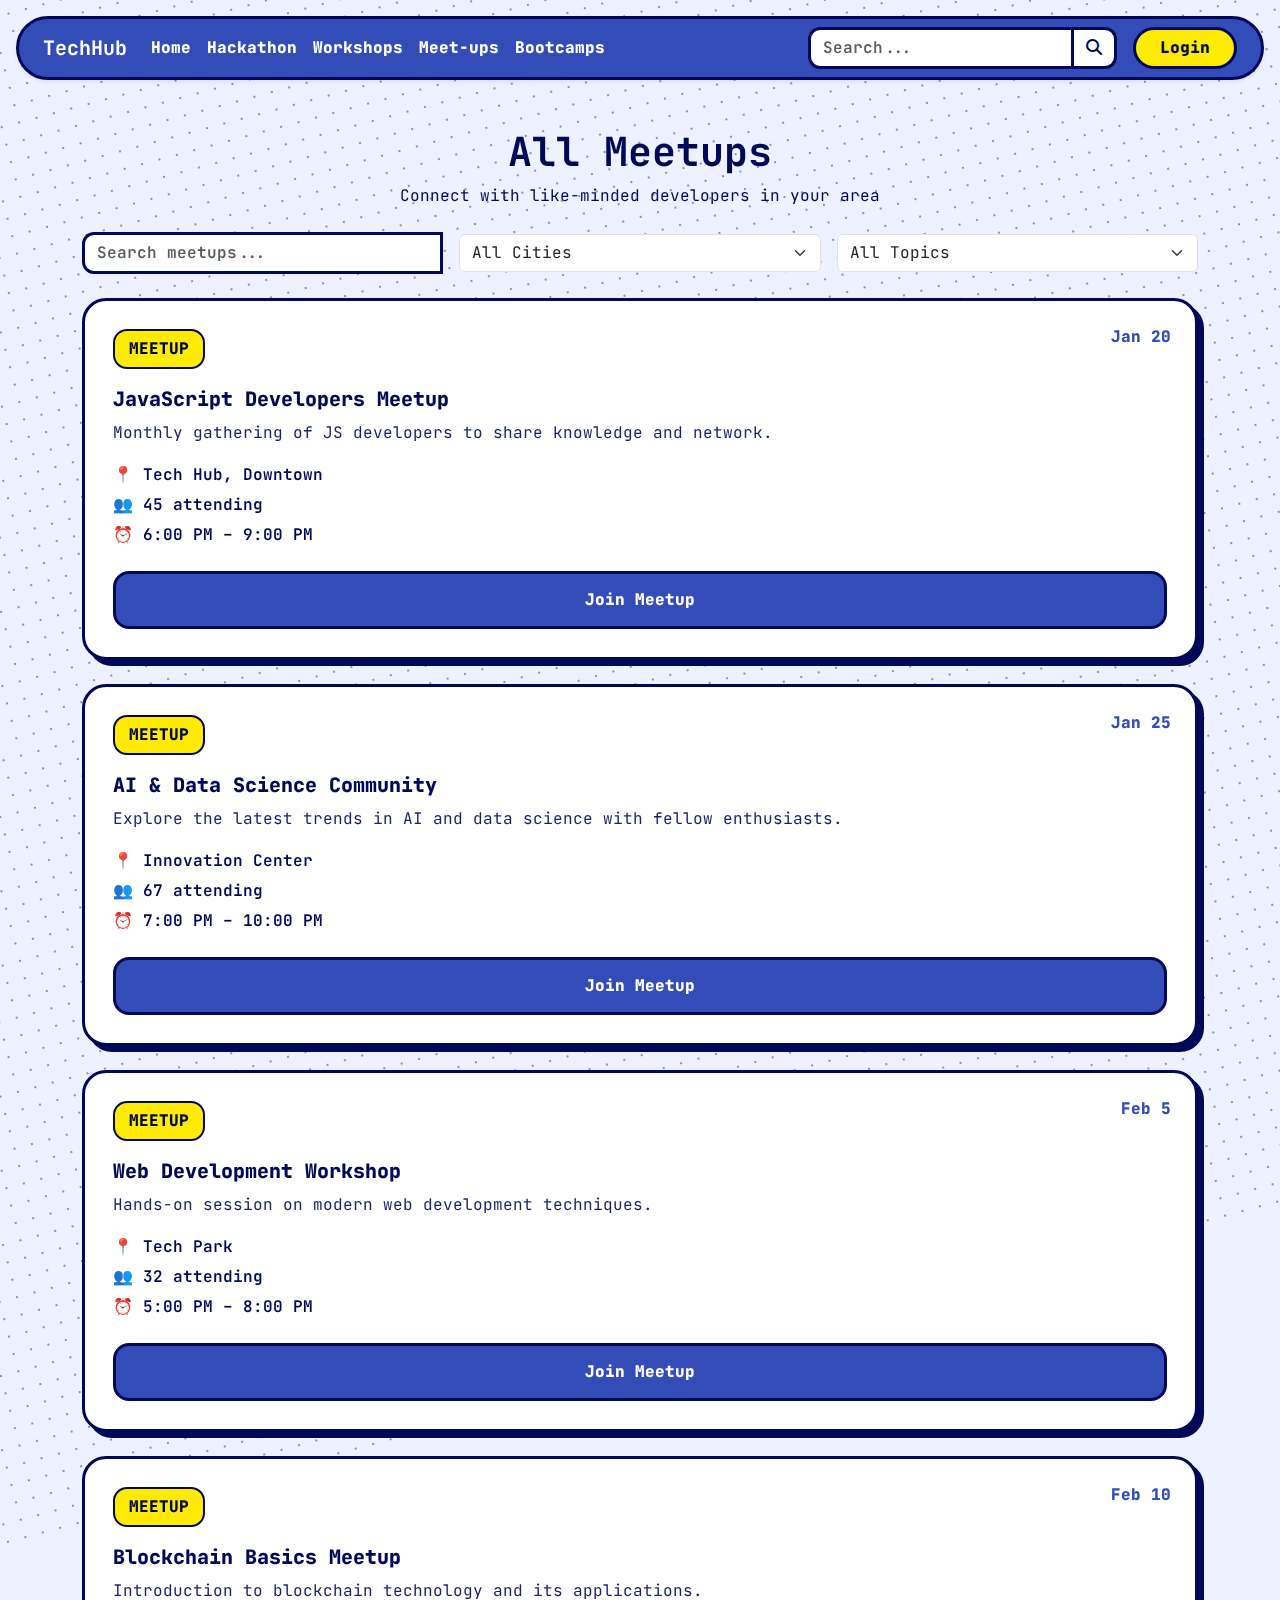
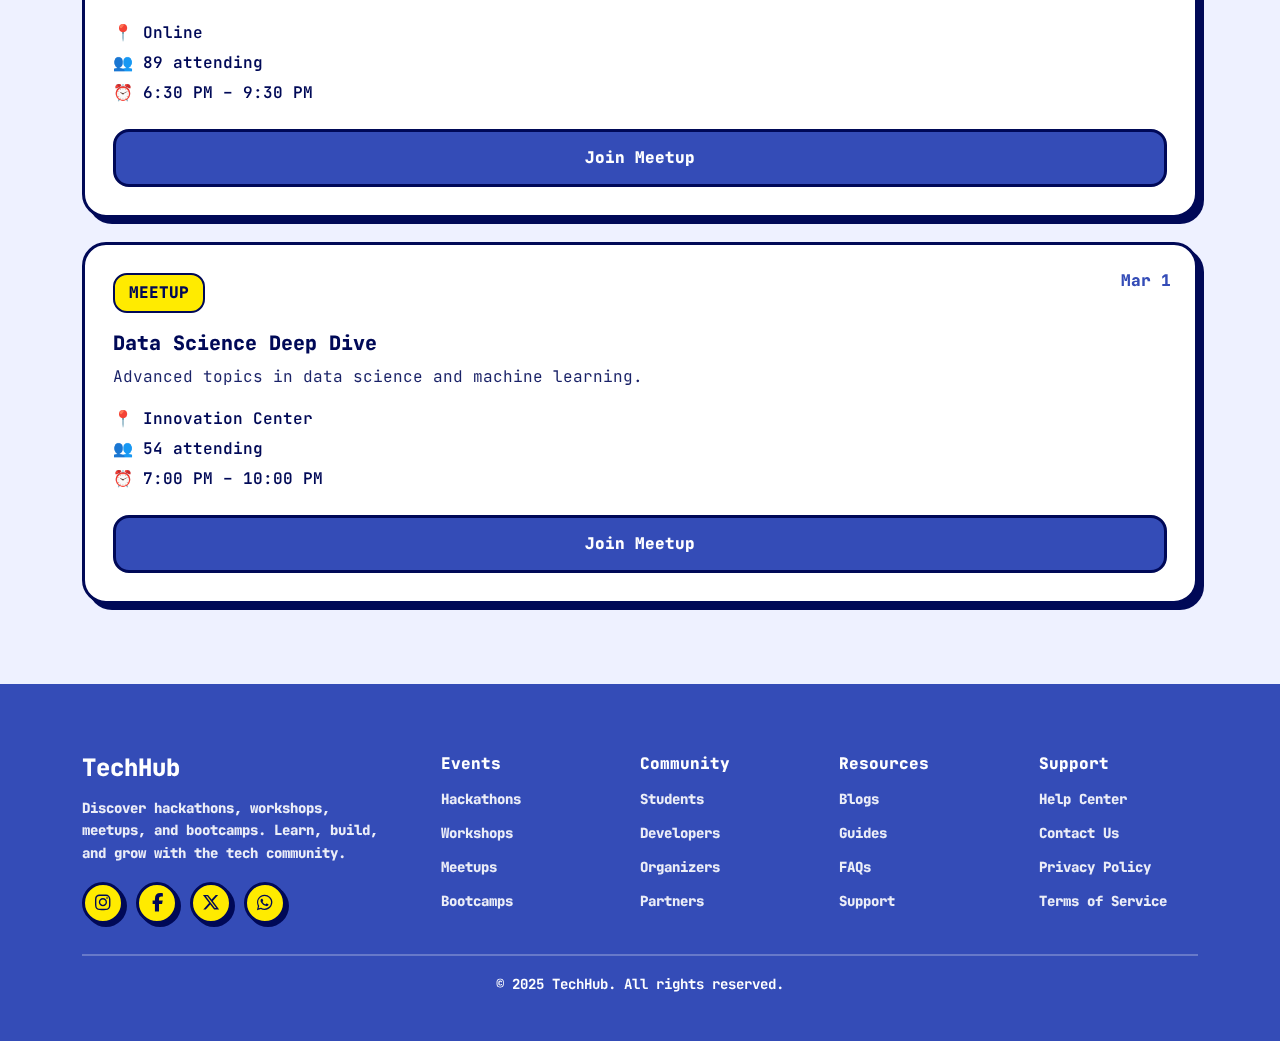
<file: meetup.html>
<!DOCTYPE html>
<html lang="en">
<head>
  <meta charset="UTF-8">
  <title>Meetups - TechHub</title>
  <meta name="viewport" content="width=device-width, initial-scale=1">
  <!-- Bootstrap 5 -->
  <link href="https://cdn.jsdelivr.net/npm/bootstrap@5.3.3/dist/css/bootstrap.min.css" rel="stylesheet">
  <!-- Custom CSS -->
  <link rel="stylesheet" href="style.css">
  <link href="https://fonts.googleapis.com/css2?family=JetBrains+Mono:wght@400;600;800&display=swap" rel="stylesheet">
  <link rel="stylesheet" href="https://cdnjs.cloudflare.com/ajax/libs/font-awesome/6.5.1/css/all.min.css"/>
</head>
<body>

<!-- NAVBAR -->
<nav class="navbar navbar-expand-lg bg-white shadow-sm rounded-pill mx-3 mt-3 px-4">
  <a class="navbar-brand fw-bold" href="index.html">TechHub</a>
  <button class="navbar-toggler" data-bs-toggle="collapse" data-bs-target="#nav">
    <span class="navbar-toggler-icon"></span>
  </button>

  <div class="collapse navbar-collapse" id="nav">
    <ul class="navbar-nav me-auto">
      <li class="nav-item"><a class="nav-link" href="index.html">Home</a></li>
      <li class="nav-item"><a class="nav-link" href="hackathon.html">Hackathon</a></li>
      <li class="nav-item"><a class="nav-link" href="workshop.html">Workshops</a></li>
      <li class="nav-item"><a class="nav-link" href="#">Meet-ups</a></li>
      <li class="nav-item"><a class="nav-link" href="bootcamp.html">Bootcamps</a></li>
    </ul>
    <ul class="navbar-nav ms-auto">
      <li class="nav-item">
        <form class="d-flex me-3" role="search">
          <input class="form-control search-input" type="search" placeholder="Search..." aria-label="Search">
          <button class="btn search-btn" type="submit"><i class="fas fa-search"></i></button>
        </form>
      </li>
        <a class="btn btn-dark rounded-pill px-4" href="login.html">Login</a>
      </li>
    </ul>
  </div>
</nav>

<!-- MEETUPS HEADER -->
<section class="container mt-5">
  <div class="text-center">
    <h1 class="fw-bold">All Meetups</h1>
    <p>Connect with like-minded developers in your area</p>
  </div>
</section>

<!-- SEARCH AND FILTERS -->
<section class="container mt-4">
  <div class="row g-3 align-items-center">
    <div class="col-md-4">
      <input type="text" id="searchInput" class="form-control search-input" placeholder="Search meetups...">
    </div>
    <div class="col-md-4">
      <select id="cityFilter" class="form-select">
        <option value="">All Cities</option>
        <option value="Downtown">Downtown</option>
        <option value="Innovation Center">Innovation Center</option>
        <option value="Tech Park">Tech Park</option>
        <option value="Online">Online</option>
      </select>
    </div>
    <div class="col-md-4">
      <select id="topicFilter" class="form-select">
        <option value="">All Topics</option>
        <option value="JavaScript">JavaScript</option>
        <option value="AI">AI</option>
        <option value="Data Science">Data Science</option>
        <option value="Web Development">Web Development</option>
        <option value="Blockchain">Blockchain</option>
      </select>
    </div>
  </div>
</section>

<!-- MEETUPS GRID -->
<section class="container mt-4">
  <div class="row g-4" id="meetupsContainer">
    <!-- Meetup cards will be populated by JS -->
  </div>
</section>

<!-- FOOTER -->
<footer class="techhub-footer">
  <div class="container">
    <div class="footer-grid">
      <!-- Brand -->
      <div class="footer-brand">
        <h4>TechHub</h4>
        <p>
          Discover hackathons, workshops, meetups, and bootcamps.
          Learn, build, and grow with the tech community.
        </p>
        <div class="footer-socials">
          <a href="#" aria-label="Instagram"><i class="fab fa-instagram"></i></a>
          <a href="#" aria-label="Facebook"><i class="fab fa-facebook-f"></i></a>
          <a href="#" aria-label="Twitter"><i class="fab fa-x-twitter"></i></a>
          <a href="#" aria-label="WhatsApp"><i class="fab fa-whatsapp"></i></a>
        </div>
      </div>
      <!-- Events -->
      <div class="footer-col">
        <h6>Events</h6>
        <ul>
          <li><a href="hackathon.html">Hackathons</a></li>
          <li><a href="workshop.html">Workshops</a></li>
          <li><a href="meetup.html">Meetups</a></li>
          <li><a href="bootcamp.html">Bootcamps</a></li>
        </ul>
      </div>
      <!-- Community -->
      <div class="footer-col">
        <h6>Community</h6>
        <ul>
          <li><a href="#">Students</a></li>
          <li><a href="#">Developers</a></li>
          <li><a href="#">Organizers</a></li>
          <li><a href="#">Partners</a></li>
        </ul>
      </div>
      <!-- Resources -->
      <div class="footer-col">
        <h6>Resources</h6>
        <ul>
          <li><a href="#">Blogs</a></li>
          <li><a href="#">Guides</a></li>
          <li><a href="#">FAQs</a></li>
          <li><a href="#">Support</a></li>
        </ul>
      </div>
      <!-- Support -->
      <div class="footer-col">
        <h6>Support</h6>
        <ul>
          <li><a href="#">Help Center</a></li>
          <li><a href="#">Contact Us</a></li>
          <li><a href="#">Privacy Policy</a></li>
          <li><a href="#">Terms of Service</a></li>
        </ul>
      </div>
    </div>
    <!-- Bottom Bar -->
    <div class="footer-bottom">
      <p>© 2025 TechHub. All rights reserved.</p>
    </div>
  </div>
</footer>

<script src="https://cdn.jsdelivr.net/npm/bootstrap@5.3.3/dist/js/bootstrap.bundle.min.js"></script>
<script>
  const meetups = [
    {
      title: "JavaScript Developers Meetup",
      desc: "Monthly gathering of JS developers to share knowledge and network.",
      date: "Jan 20",
      location: "Tech Hub, Downtown",
      attendees: "45 attending",
      time: "6:00 PM – 9:00 PM",
      city: "Downtown",
      topic: "JavaScript",
      link: "Meetup-JavaScript_Developers_Meetup.html"
    },
    {
      title: "AI & Data Science Community",
      desc: "Explore the latest trends in AI and data science with fellow enthusiasts.",
      date: "Jan 25",
      location: "Innovation Center",
      attendees: "67 attending",
      time: "7:00 PM – 10:00 PM",
      city: "Innovation Center",
      topic: "AI",
      link: "#"
    },
    {
      title: "Web Development Workshop",
      desc: "Hands-on session on modern web development techniques.",
      date: "Feb 5",
      location: "Tech Park",
      attendees: "32 attending",
      time: "5:00 PM – 8:00 PM",
      city: "Tech Park",
      topic: "Web Development",
      link: "#"
    },
    {
      title: "Blockchain Basics Meetup",
      desc: "Introduction to blockchain technology and its applications.",
      date: "Feb 10",
      location: "Online",
      attendees: "89 attending",
      time: "6:30 PM – 9:30 PM",
      city: "Online",
      topic: "Blockchain",
      link: "#"
    },
    {
      title: "Data Science Deep Dive",
      desc: "Advanced topics in data science and machine learning.",
      date: "Mar 1",
      location: "Innovation Center",
      attendees: "54 attending",
      time: "7:00 PM – 10:00 PM",
      city: "Innovation Center",
      topic: "Data Science",
      link: "#"
    }
  ];

  function renderMeetups(filtered = meetups) {
    const container = document.getElementById('meetupsContainer');
    container.innerHTML = '';
    filtered.forEach(meetup => {
      const card = `
        <div class="col-12 meetup-card-wrapper">
          <a href="${meetup.link}" class="card-link">
            <div class="meetup-card">
              <span class="meetup-tag">MEETUP</span>
              <span class="meetup-date">${meetup.date}</span>
              <h5>${meetup.title}</h5>
              <p class="meetup-desc">${meetup.desc}</p>
              <ul class="meetup-info">
                <li>📍 ${meetup.location}</li>
                <li>👥 ${meetup.attendees}</li>
                <li>⏰ ${meetup.time}</li>
              </ul>
              <button class="meetup-btn">Join Meetup</button>
            </div>
          </a>
        </div>
      `;
      container.innerHTML += card;
    });
  }

  function filterMeetups() {
    const search = document.getElementById('searchInput').value.toLowerCase();
    const city = document.getElementById('cityFilter').value;
    const topic = document.getElementById('topicFilter').value;

    const filtered = meetups.filter(meetup => {
      const matchesSearch = meetup.title.toLowerCase().includes(search) || meetup.desc.toLowerCase().includes(search);
      const matchesCity = !city || meetup.city === city;
      const matchesTopic = !topic || meetup.topic === topic;
      return matchesSearch && matchesCity && matchesTopic;
    });
    renderMeetups(filtered);
  }

  document.getElementById('searchInput').addEventListener('input', filterMeetups);
  document.getElementById('cityFilter').addEventListener('change', filterMeetups);
  document.getElementById('topicFilter').addEventListener('change', filterMeetups);

  // Initial render
  renderMeetups();
</script>

</body>
</html>
</file>
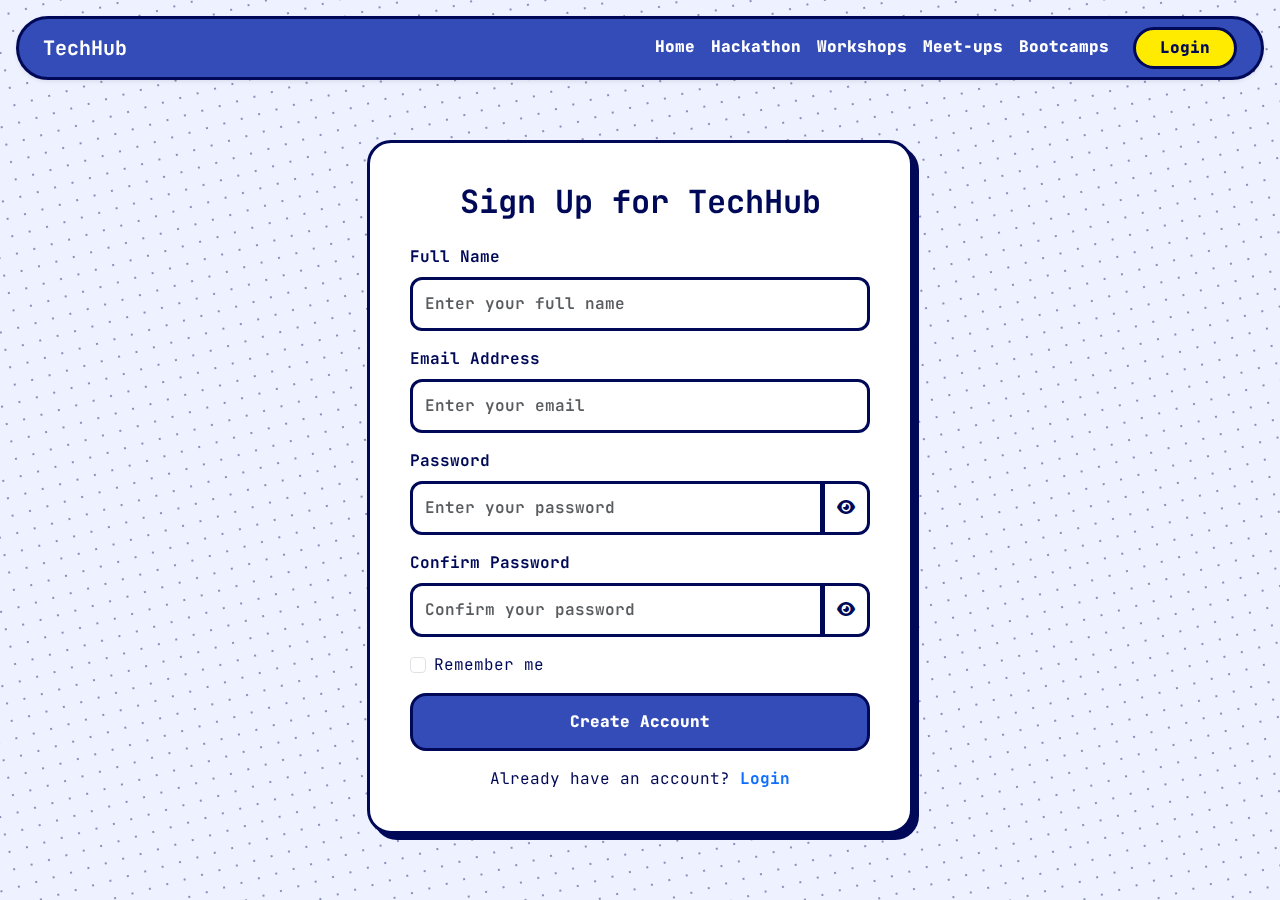
<file: signup.html>
<!DOCTYPE html>
<html lang="en">
<head>
  <meta charset="UTF-8">
  <title>Sign Up - TechHub</title>
  <meta name="viewport" content="width=device-width, initial-scale=1">

  <!-- Bootstrap 5 -->
  <link href="https://cdn.jsdelivr.net/npm/bootstrap@5.3.3/dist/css/bootstrap.min.css" rel="stylesheet">

  <!-- Custom CSS -->
  <link rel="stylesheet" href="style.css">
  <link href="https://fonts.googleapis.com/css2?family=JetBrains+Mono:wght@400;600;800&display=swap" rel="stylesheet">
  <link rel="stylesheet" href="https://cdnjs.cloudflare.com/ajax/libs/font-awesome/6.5.1/css/all.min.css"/>
  
  <!-- reCAPTCHA -->
  <script src="https://www.google.com/recaptcha/api.js" async defer></script>
</head>
<body>

<!-- NAVBAR -->
<nav class="navbar navbar-expand-lg bg-white shadow-sm rounded-pill mx-3 mt-3 px-4">
  <a class="navbar-brand fw-bold" href="index.html">TechHub</a>
  <button class="navbar-toggler" data-bs-toggle="collapse" data-bs-target="#nav">
    <span class="navbar-toggler-icon"></span>
  </button>

  <div class="collapse navbar-collapse" id="nav">
    <ul class="navbar-nav ms-auto">
      <li class="nav-item"><a class="nav-link" href="index.html">Home</a></li>
      <li class="nav-item"><a class="nav-link" href="#">Hackathon</a></li>
      <li class="nav-item"><a class="nav-link" href="#">Workshops</a></li>
      <li class="nav-item"><a class="nav-link" href="#">Meet-ups</a></li>
      <li class="nav-item"><a class="nav-link" href="#">Bootcamps</a></li>
      <li class="nav-item">
        <a class="btn btn-dark rounded-pill px-4 ms-3" href="login.html">Login</a>
      </li>
    </ul>
  </div>
</nav>

<!-- SIGNUP SECTION -->
<section class="container login-section">
  <div class="row justify-content-center">
    <div class="col-md-6">
      <div class="login-card">
        <h2 class="text-center fw-bold mb-4">Sign Up for TechHub</h2>
        <form id="signupForm">
          <div class="mb-3">
            <label for="name" class="form-label fw-bold">Full Name</label>
            <input type="text" class="form-control login-input" id="name" placeholder="Enter your full name" required>
          </div>
          <div class="mb-3">
            <label for="email" class="form-label fw-bold">Email Address</label>
            <input type="email" class="form-control login-input" id="email" placeholder="Enter your email" required>
          </div>
          <div class="mb-3">
            <label for="password" class="form-label fw-bold">Password</label>
            <div class="input-group">
              <input type="password" class="form-control login-input" id="password" placeholder="Enter your password" required>
              <button class="btn btn-outline-secondary" type="button" id="togglePassword">
                <i class="fas fa-eye"></i>
              </button>
            </div>
          </div>
          <div class="mb-3">
            <label for="confirmPassword" class="form-label fw-bold">Confirm Password</label>
            <div class="input-group">
              <input type="password" class="form-control login-input" id="confirmPassword" placeholder="Confirm your password" required>
              <button class="btn btn-outline-secondary" type="button" id="toggleConfirmPassword">
                <i class="fas fa-eye"></i>
              </button>
            </div>
          </div>
          <div class="mb-3">
            <div class="g-recaptcha" data-sitekey="6LfB90AsAAAAAN3TtTy8tRTFLbtLsD1VaEs5Pib2"></div>
          </div>

          <div class="mb-3 form-check">
            <input type="checkbox" class="form-check-input" id="rememberMe">
            <label class="form-check-label" for="rememberMe">Remember me</label>
          </div>
          <button type="submit" class="btn login-btn w-100">Create Account</button>
        </form>
        <div class="text-center mt-3">
          <span>Already have an account? <a href="login.html" class="text-decoration-none fw-bold">Login</a></span>
        </div>
      </div>
    </div>
  </div>
</section>

<script src="https://cdn.jsdelivr.net/npm/bootstrap@5.3.3/dist/js/bootstrap.bundle.min.js"></script>
<script>
function togglePassword() {
  const password = document.getElementById('password');
  const icon = document.querySelector('#togglePassword i');
  if (password.type === 'password') {
    password.type = 'text';
    icon.classList.remove('fa-eye');
    icon.classList.add('fa-eye-slash');
  } else {
    password.type = 'password';
    icon.classList.remove('fa-eye-slash');
    icon.classList.add('fa-eye');
  }
}

function toggleConfirmPassword() {
  const confirmPassword = document.getElementById('confirmPassword');
  const icon = document.querySelector('#toggleConfirmPassword i');
  if (confirmPassword.type === 'password') {
    confirmPassword.type = 'text';
    icon.classList.remove('fa-eye');
    icon.classList.add('fa-eye-slash');
  } else {
    confirmPassword.type = 'password';
    icon.classList.remove('fa-eye-slash');
    icon.classList.add('fa-eye');
  }
}

document.getElementById('togglePassword').addEventListener('click', togglePassword);
document.getElementById('toggleConfirmPassword').addEventListener('click', toggleConfirmPassword);

// Basic form validation
document.getElementById('signupForm').addEventListener('submit', function(event) {
  const password = document.getElementById('password').value;
  const confirmPassword = document.getElementById('confirmPassword').value;
  if (password !== confirmPassword) {
    alert('Passwords do not match!');
    event.preventDefault();
  }
  // reCAPTCHA validation would be handled server-side
});
</script>

</body>
</html>
</file>
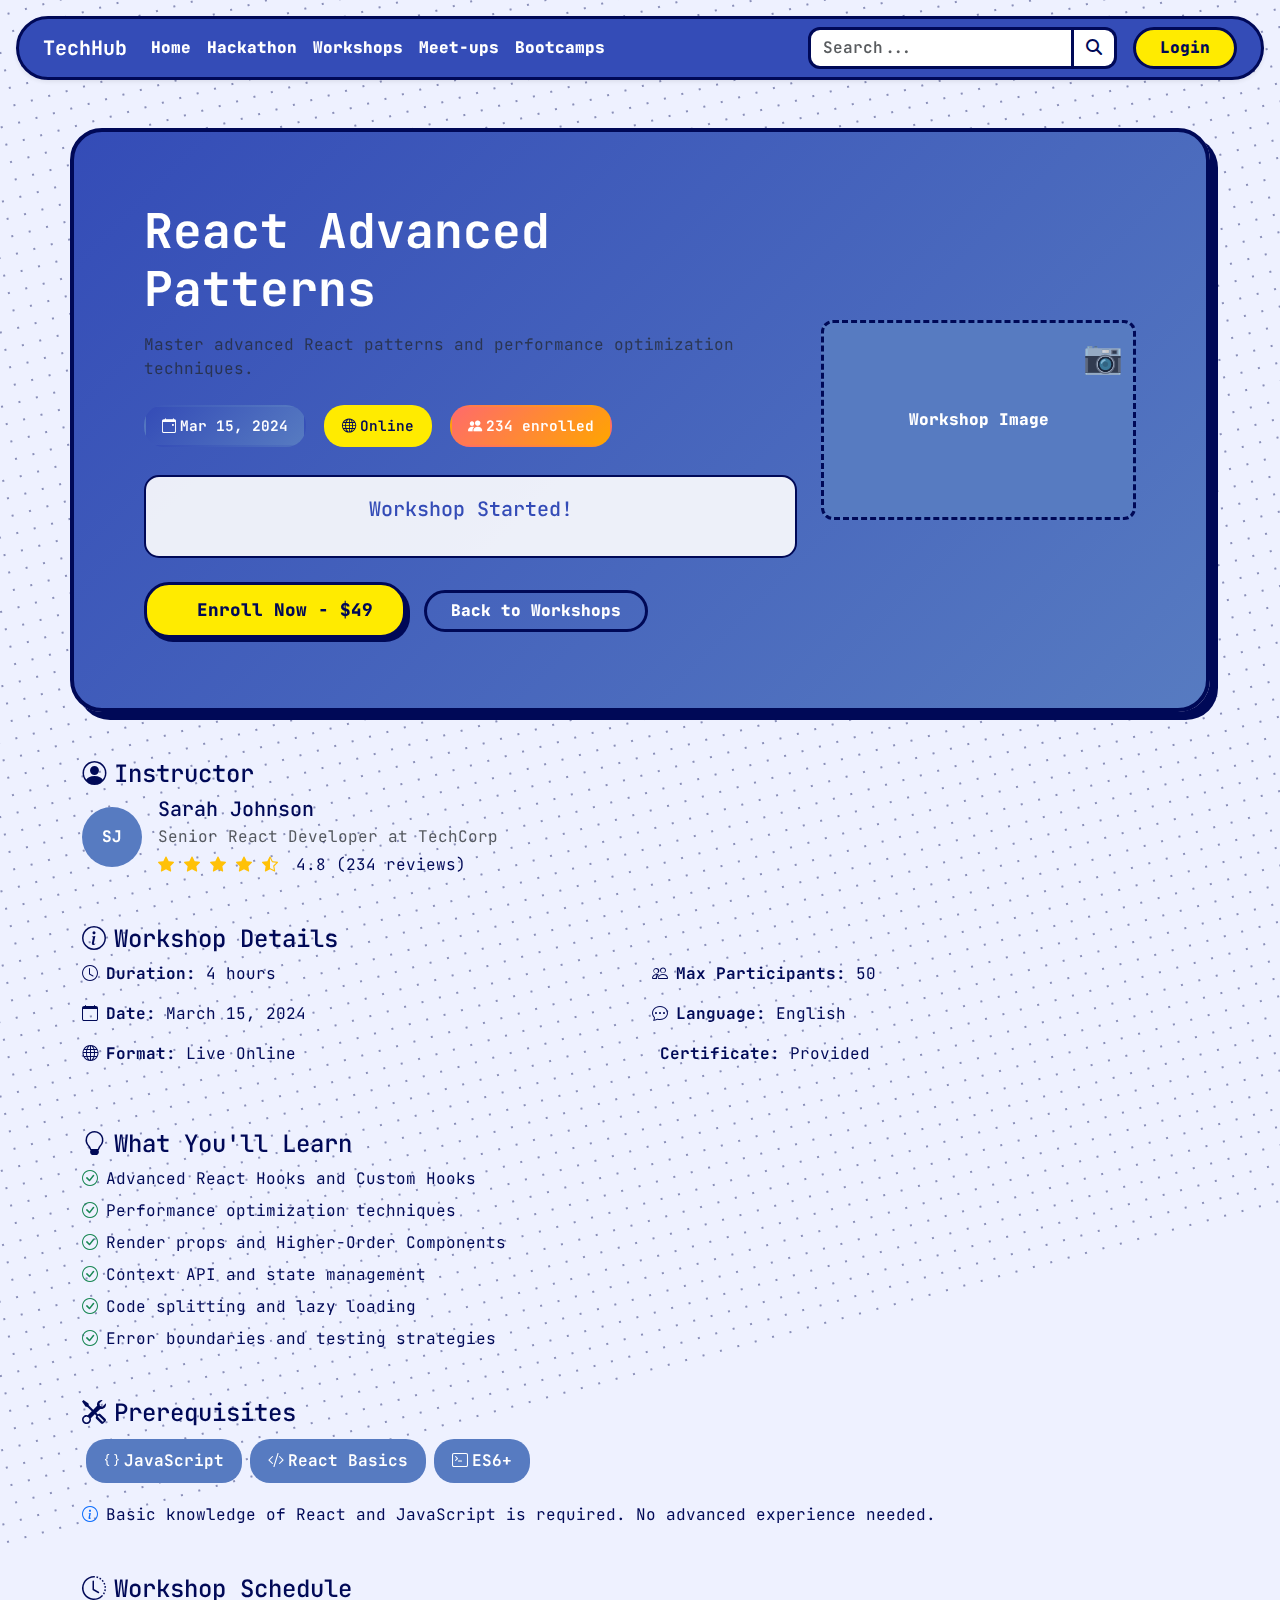
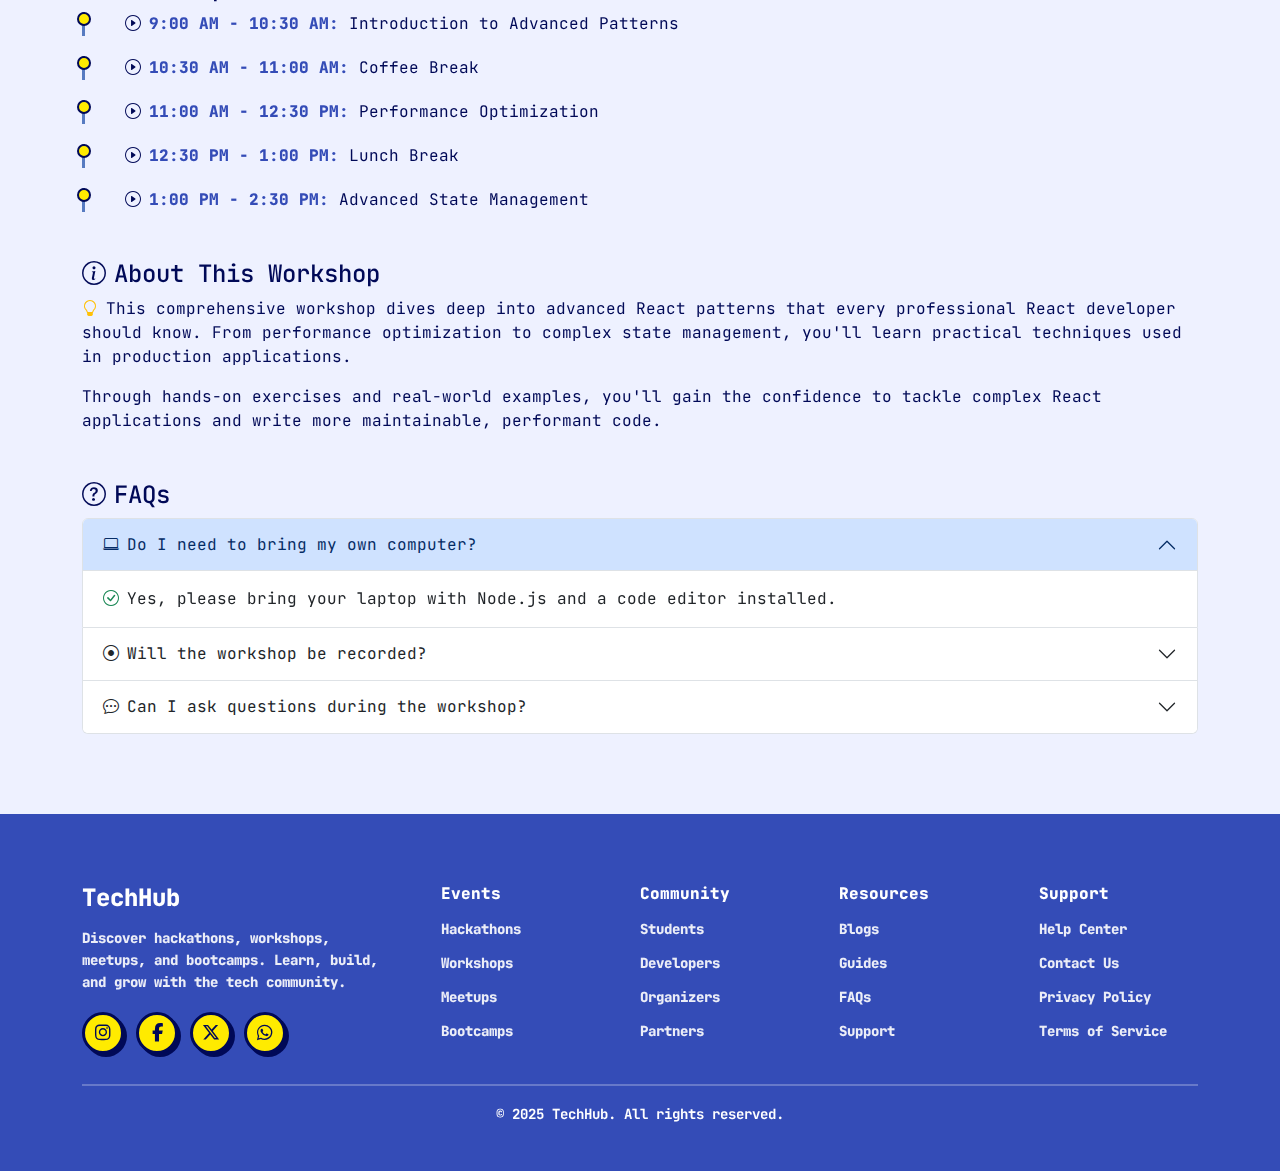
<file: Workshop-React_Advanced_Patterns.html>
<!DOCTYPE html>
<html lang="en">
<head>
  <meta charset="UTF-8">
  <title>React Advanced Patterns - TechHub</title>
  <meta name="viewport" content="width=device-width, initial-scale=1">
  <!-- Bootstrap 5 -->
  <link href="https://cdn.jsdelivr.net/npm/bootstrap@5.3.3/dist/css/bootstrap.min.css" rel="stylesheet">
  <!-- Bootstrap Icons -->
  <link rel="stylesheet" href="https://cdn.jsdelivr.net/npm/bootstrap-icons@1.11.3/font/bootstrap-icons.css">
  <!-- Custom CSS -->
  <link rel="stylesheet" href="style.css">
  <link href="https://fonts.googleapis.com/css2?family=JetBrains+Mono:wght@400;600;800&display=swap" rel="stylesheet">
  <link rel="stylesheet" href="https://cdnjs.cloudflare.com/ajax/libs/font-awesome/6.5.1/css/all.min.css"/>
</head>
<body>

<!-- NAVBAR -->
<nav class="navbar navbar-expand-lg bg-white shadow-sm rounded-pill mx-3 mt-3 px-4">
  <a class="navbar-brand fw-bold" href="index.html">TechHub</a>
  <button class="navbar-toggler" data-bs-toggle="collapse" data-bs-target="#nav">
    <span class="navbar-toggler-icon"></span>
  </button>

  <div class="collapse navbar-collapse" id="nav">
    <ul class="navbar-nav me-auto">
      <li class="nav-item"><a class="nav-link" href="index.html">Home</a></li>
      <li class="nav-item"><a class="nav-link" href="hackathon.html">Hackathon</a></li>
      <li class="nav-item"><a class="nav-link" href="workshop.html">Workshops</a></li>
      <li class="nav-item"><a class="nav-link" href="meetup.html">Meet-ups</a></li>
      <li class="nav-item"><a class="nav-link" href="bootcamp.html">Bootcamps</a></li>
    </ul>
    <ul class="navbar-nav ms-auto">
      <li class="nav-item">
        <form class="d-flex me-3" role="search">
          <input class="form-control search-input" type="search" placeholder="Search..." aria-label="Search">
          <button class="btn search-btn" type="submit"><i class="fas fa-search"></i></button>
        </form>
      </li>
        <a class="btn btn-dark rounded-pill px-4" href="login.html">Login</a>
      </li>
    </ul>
  </div>
</nav>

<!-- WORKSHOP HERO -->
<section class="container hero mt-5">
  <div class="row align-items-center">
    <div class="col-lg-8">
      <h1 class="fw-bold display-5">React Advanced Patterns</h1>
      <p class="text-muted mt-3">Master advanced React patterns and performance optimization techniques.</p>
      <div class="mt-4">
        <span class="interactive-badge date-badge"><i class="bi bi-calendar-event me-1"></i>Mar 15, 2024</span>
        <span class="interactive-badge location-badge"><i class="bi bi-globe me-1"></i>Online</span>
        <span class="interactive-badge participants-badge"><i class="bi bi-people-fill me-1"></i>234 enrolled</span>
      </div>
      <div class="countdown-timer">
        <h5>Workshop Starts In</h5>
        <div class="countdown-display">
          <div class="countdown-item">
            <span id="days">--</span>
            <span class="countdown-label">Days</span>
          </div>
          <div class="countdown-item">
            <span id="hours">--</span>
            <span class="countdown-label">Hours</span>
          </div>
          <div class="countdown-item">
            <span id="minutes">--</span>
            <span class="countdown-label">Minutes</span>
          </div>
          <div class="countdown-item">
            <span id="seconds">--</span>
            <span class="countdown-label">Seconds</span>
          </div>
        </div>
      </div>
      <div class="mt-4">
        <button class="register-btn"><span>Enroll Now - $49</span></button>
        <a class="btn btn-outline-dark rounded-pill px-4 ms-2" href="workshop.html">Back to Workshops</a>
      </div>
    </div>
    <div class="col-lg-4 text-center">
      <div class="image-placeholder" style="height: 200px;">Workshop Image</div>
    </div>
  </div>
</section>

<!-- INSTRUCTOR INFO -->
<section class="container mt-5">
  <div class="soft-card">
    <h4><i class="bi bi-person-circle me-2"></i>Instructor</h4>
    <div class="d-flex align-items-center">
      <div class="me-3">
        <div style="width: 60px; height: 60px; background: var(--blue-electric); border-radius: 50%; display: flex; align-items: center; justify-content: center; color: white; font-weight: bold;">SJ</div>
      </div>
      <div>
        <h5 class="mb-1">Sarah Johnson</h5>
        <p class="mb-1 text-muted">Senior React Developer at TechCorp</p>
        <div>
          <i class="bi bi-star-fill text-warning"></i>
          <i class="bi bi-star-fill text-warning"></i>
          <i class="bi bi-star-fill text-warning"></i>
          <i class="bi bi-star-fill text-warning"></i>
          <i class="bi bi-star-half text-warning"></i>
          <span class="ms-2">4.8 (234 reviews)</span>
        </div>
      </div>
    </div>
  </div>
</section>

<!-- WORKSHOP DETAILS -->
<section class="container mt-5">
  <div class="soft-card">
    <h4><i class="bi bi-info-circle me-2"></i>Workshop Details</h4>
    <div class="row">
      <div class="col-md-6">
        <p><i class="bi bi-clock me-2"></i><strong>Duration:</strong> 4 hours</p>
        <p><i class="bi bi-calendar me-2"></i><strong>Date:</strong> March 15, 2024</p>
        <p><i class="bi bi-globe me-2"></i><strong>Format:</strong> Live Online</p>
      </div>
      <div class="col-md-6">
        <p><i class="bi bi-people me-2"></i><strong>Max Participants:</strong> 50</p>
        <p><i class="bi bi-chat-dots me-2"></i><strong>Language:</strong> English</p>
        <p><i class="bi bi-certificate me-2"></i><strong>Certificate:</strong> Provided</p>
      </div>
    </div>
  </div>
</section>

<!-- WHAT YOU'LL LEARN -->
<section class="container mt-5">
  <div class="soft-card">
    <h4><i class="bi bi-lightbulb me-2"></i>What You'll Learn</h4>
    <ul class="list-unstyled">
      <li class="mb-2"><i class="bi bi-check-circle text-success me-2"></i>Advanced React Hooks and Custom Hooks</li>
      <li class="mb-2"><i class="bi bi-check-circle text-success me-2"></i>Performance optimization techniques</li>
      <li class="mb-2"><i class="bi bi-check-circle text-success me-2"></i>Render props and Higher-Order Components</li>
      <li class="mb-2"><i class="bi bi-check-circle text-success me-2"></i>Context API and state management</li>
      <li class="mb-2"><i class="bi bi-check-circle text-success me-2"></i>Code splitting and lazy loading</li>
      <li class="mb-2"><i class="bi bi-check-circle text-success me-2"></i>Error boundaries and testing strategies</li>
    </ul>
  </div>
</section>

<!-- PREREQUISITES -->
<section class="container mt-5">
  <div class="soft-card">
    <h4><i class="bi bi-tools me-2"></i>Prerequisites</h4>
    <div class="d-flex flex-wrap">
      <span class="skill-badge"><i class="bi bi-braces me-1"></i>JavaScript</span>
      <span class="skill-badge"><i class="bi bi-code-slash me-1"></i>React Basics</span>
      <span class="skill-badge"><i class="bi bi-terminal me-1"></i>ES6+</span>
    </div>
    <p class="mt-3"><i class="bi bi-info-circle me-2 text-primary"></i>Basic knowledge of React and JavaScript is required. No advanced experience needed.</p>
  </div>
</section>

<!-- SCHEDULE -->
<section class="container mt-5">
  <div class="soft-card">
    <h4><i class="bi bi-clock-history me-2"></i>Workshop Schedule</h4>
    <div class="timeline">
      <div class="timeline-item">
        <i class="bi bi-play-circle me-2"></i><strong>9:00 AM - 10:30 AM:</strong> Introduction to Advanced Patterns
      </div>
      <div class="timeline-item">
        <i class="bi bi-play-circle me-2"></i><strong>10:30 AM - 11:00 AM:</strong> Coffee Break
      </div>
      <div class="timeline-item">
        <i class="bi bi-play-circle me-2"></i><strong>11:00 AM - 12:30 PM:</strong> Performance Optimization
      </div>
      <div class="timeline-item">
        <i class="bi bi-play-circle me-2"></i><strong>12:30 PM - 1:00 PM:</strong> Lunch Break
      </div>
      <div class="timeline-item">
        <i class="bi bi-play-circle me-2"></i><strong>1:00 PM - 2:30 PM:</strong> Advanced State Management
      </div>
    </div>
  </div>
</section>

<!-- ABOUT WORKSHOP -->
<section class="container mt-5">
  <div class="soft-card">
    <h4><i class="bi bi-info-circle me-2"></i>About This Workshop</h4>
    <p><i class="bi bi-lightbulb me-2 text-warning"></i>This comprehensive workshop dives deep into advanced React patterns that every professional React developer should know. From performance optimization to complex state management, you'll learn practical techniques used in production applications.</p>
    <p>Through hands-on exercises and real-world examples, you'll gain the confidence to tackle complex React applications and write more maintainable, performant code.</p>
  </div>
</section>

<!-- FAQs -->
<section class="container mt-5">
  <div class="soft-card">
    <h4><i class="bi bi-question-circle me-2"></i>FAQs</h4>
    <div class="accordion" id="faqAccordion">
      <div class="accordion-item">
        <h2 class="accordion-header">
          <button class="accordion-button" type="button" data-bs-toggle="collapse" data-bs-target="#faq1">
            <i class="bi bi-laptop me-2"></i>Do I need to bring my own computer?
          </button>
        </h2>
        <div id="faq1" class="accordion-collapse collapse show" data-bs-parent="#faqAccordion">
          <div class="accordion-body">
            <i class="bi bi-check-circle text-success me-2"></i>Yes, please bring your laptop with Node.js and a code editor installed.
          </div>
        </div>
      </div>
      <div class="accordion-item">
        <h2 class="accordion-header">
          <button class="accordion-button collapsed" type="button" data-bs-toggle="collapse" data-bs-target="#faq2">
            <i class="bi bi-record-circle me-2"></i>Will the workshop be recorded?
          </button>
        </h2>
        <div id="faq2" class="accordion-collapse collapse" data-bs-parent="#faqAccordion">
          <div class="accordion-body">
            <i class="bi bi-check-circle text-success me-2"></i>Yes, recordings will be available to all participants for 30 days after the workshop.
          </div>
        </div>
      </div>
      <div class="accordion-item">
        <h2 class="accordion-header">
          <button class="accordion-button collapsed" type="button" data-bs-toggle="collapse" data-bs-target="#faq3">
            <i class="bi bi-chat-dots me-2"></i>Can I ask questions during the workshop?
          </button>
        </h2>
        <div id="faq3" class="accordion-collapse collapse" data-bs-parent="#faqAccordion">
          <div class="accordion-body">
            <i class="bi bi-check-circle text-success me-2"></i>Absolutely! Q&A sessions are included throughout the workshop.
          </div>
        </div>
      </div>
    </div>
  </div>
</section>

<!-- FOOTER -->
<footer class="techhub-footer">
  <div class="container">
    <div class="footer-grid">
      <!-- Brand -->
      <div class="footer-brand">
        <h4>TechHub</h4>
        <p>
          Discover hackathons, workshops, meetups, and bootcamps.
          Learn, build, and grow with the tech community.
        </p>
        <div class="footer-socials">
          <a href="#" aria-label="Instagram"><i class="fab fa-instagram"></i></a>
          <a href="#" aria-label="Facebook"><i class="fab fa-facebook-f"></i></a>
          <a href="#" aria-label="Twitter"><i class="fab fa-x-twitter"></i></a>
          <a href="#" aria-label="WhatsApp"><i class="fab fa-whatsapp"></i></a>
        </div>
      </div>
      <!-- Events -->
      <div class="footer-col">
        <h6>Events</h6>
        <ul>
          <li><a href="hackathon.html">Hackathons</a></li>
          <li><a href="workshop.html">Workshops</a></li>
          <li><a href="meetup.html">Meetups</a></li>
          <li><a href="bootcamp.html">Bootcamps</a></li>
        </ul>
      </div>
      <!-- Community -->
      <div class="footer-col">
        <h6>Community</h6>
        <ul>
          <li><a href="#">Students</a></li>
          <li><a href="#">Developers</a></li>
          <li><a href="#">Organizers</a></li>
          <li><a href="#">Partners</a></li>
        </ul>
      </div>
      <!-- Resources -->
      <div class="footer-col">
        <h6>Resources</h6>
        <ul>
          <li><a href="#">Blogs</a></li>
          <li><a href="#">Guides</a></li>
          <li><a href="#">FAQs</a></li>
          <li><a href="#">Support</a></li>
        </ul>
      </div>
      <!-- Support -->
      <div class="footer-col">
        <h6>Support</h6>
        <ul>
          <li><a href="#">Help Center</a></li>
          <li><a href="#">Contact Us</a></li>
          <li><a href="#">Privacy Policy</a></li>
          <li><a href="#">Terms of Service</a></li>
        </ul>
      </div>
    </div>
    <!-- Bottom Bar -->
    <div class="footer-bottom">
      <p>© 2025 TechHub. All rights reserved.</p>
    </div>
  </div>
</footer>

<script src="https://cdn.jsdelivr.net/npm/bootstrap@5.3.3/dist/js/bootstrap.bundle.min.js"></script>
<script>
// Countdown Timer
function updateCountdown() {
  const targetDate = new Date('2024-03-15T09:00:00').getTime();
  const now = new Date().getTime();
  const difference = targetDate - now;

  if (difference > 0) {
    const days = Math.floor(difference / (1000 * 60 * 60 * 24));
    const hours = Math.floor((difference % (1000 * 60 * 60 * 24)) / (1000 * 60 * 60));
    const minutes = Math.floor((difference % (1000 * 60 * 60)) / (1000 * 60));
    const seconds = Math.floor((difference % (1000 * 60)) / 1000);

    document.getElementById('days').textContent = days.toString().padStart(2, '0');
    document.getElementById('hours').textContent = hours.toString().padStart(2, '0');
    document.getElementById('minutes').textContent = minutes.toString().padStart(2, '0');
    document.getElementById('seconds').textContent = seconds.toString().padStart(2, '0');
  } else {
    document.querySelector('.countdown-timer h5').textContent = 'Workshop Started!';
    document.querySelector('.countdown-display').style.display = 'none';
  }
}

// Update countdown every second
setInterval(updateCountdown, 1000);
updateCountdown();

// Add click handlers for interactive elements
document.querySelectorAll('.skill-badge').forEach(badge => {
  badge.addEventListener('click', function() {
    this.style.transform = 'scale(0.95)';
    setTimeout(() => {
      this.style.transform = 'scale(1.1)';
      setTimeout(() => {
        this.style.transform = 'scale(1)';
      }, 150);
    }, 100);
  });
});

document.querySelectorAll('.interactive-badge').forEach(badge => {
  badge.addEventListener('click', function() {
    this.style.transform = 'scale(0.95)';
    setTimeout(() => {
      this.style.transform = 'scale(1.05)';
      setTimeout(() => {
        this.style.transform = 'scale(1)';
      }, 150);
    }, 100);
  });
});
</script>

</body>
</html>
</file>
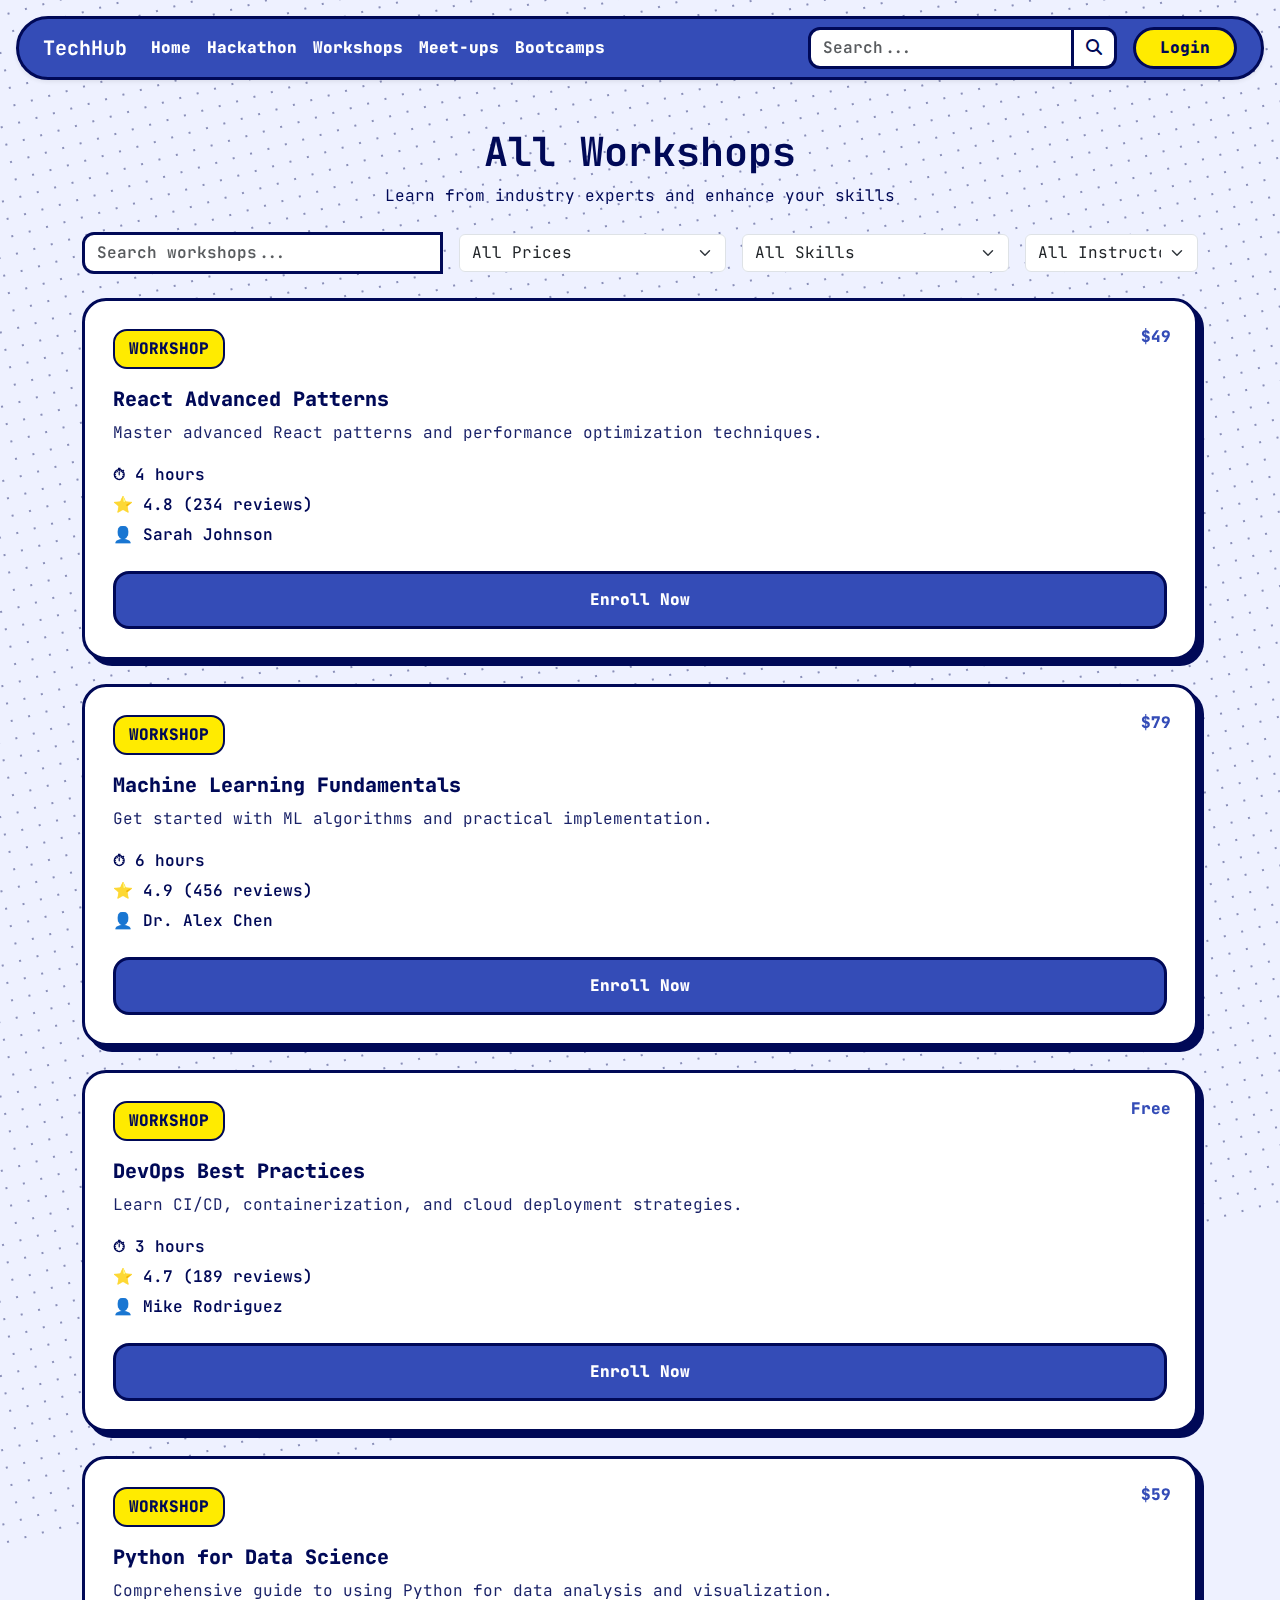
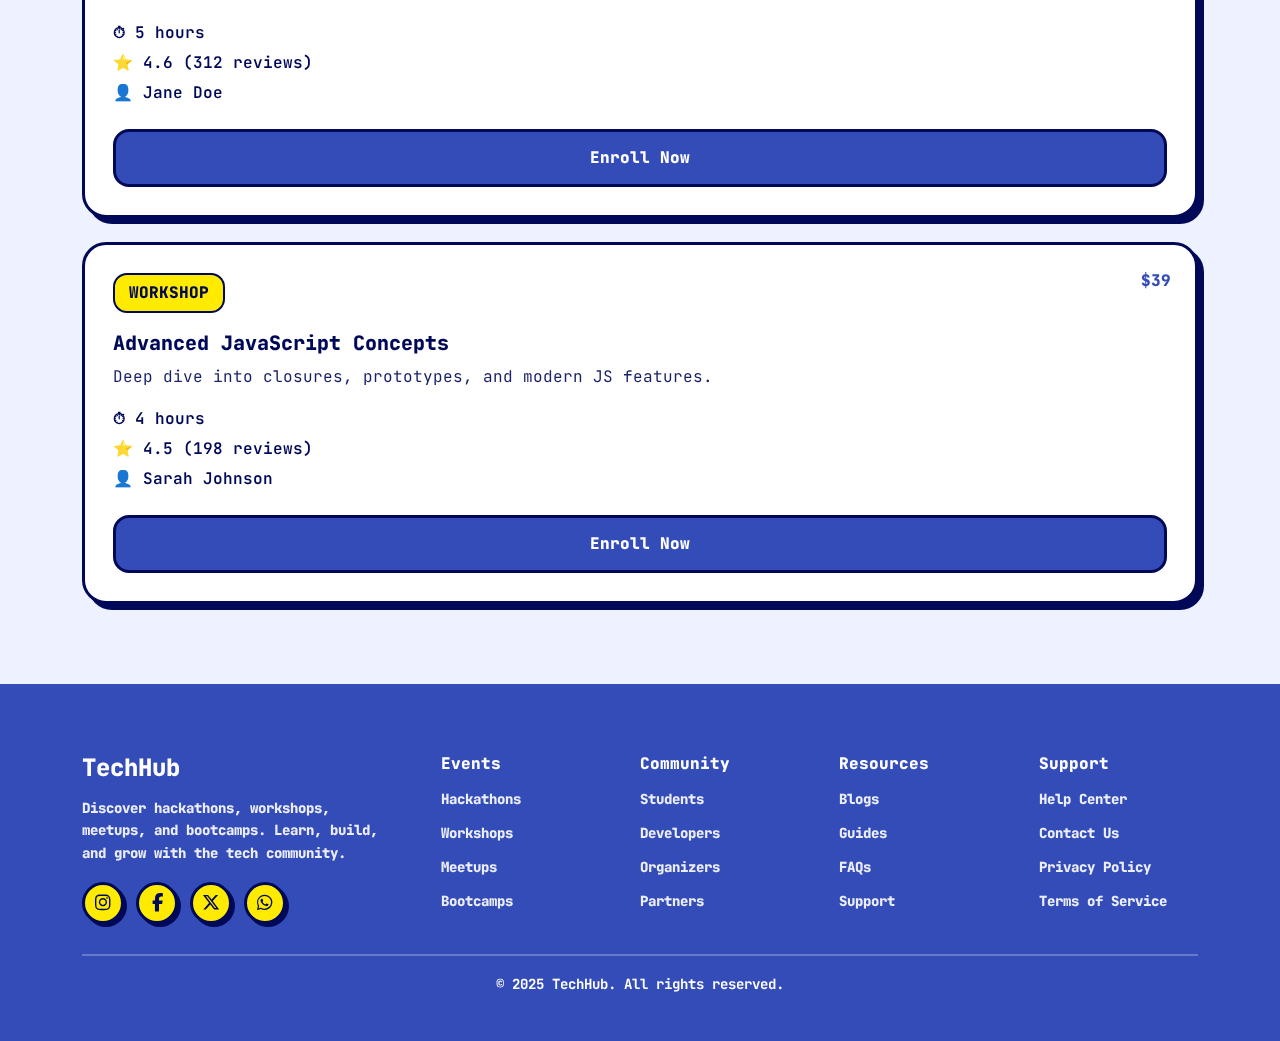
<file: workshop.html>
<!DOCTYPE html>
<html lang="en">
<head>
  <meta charset="UTF-8">
  <title>Workshops - TechHub</title>
  <meta name="viewport" content="width=device-width, initial-scale=1">
  <!-- Bootstrap 5 -->
  <link href="https://cdn.jsdelivr.net/npm/bootstrap@5.3.3/dist/css/bootstrap.min.css" rel="stylesheet">
  <!-- Custom CSS -->
  <link rel="stylesheet" href="style.css">
  <link href="https://fonts.googleapis.com/css2?family=JetBrains+Mono:wght@400;600;800&display=swap" rel="stylesheet">
  <link rel="stylesheet" href="https://cdnjs.cloudflare.com/ajax/libs/font-awesome/6.5.1/css/all.min.css"/>
</head>
<body>

<!-- NAVBAR -->
<nav class="navbar navbar-expand-lg bg-white shadow-sm rounded-pill mx-3 mt-3 px-4">
  <a class="navbar-brand fw-bold" href="index.html">TechHub</a>
  <button class="navbar-toggler" data-bs-toggle="collapse" data-bs-target="#nav">
    <span class="navbar-toggler-icon"></span>
  </button>

  <div class="collapse navbar-collapse" id="nav">
    <ul class="navbar-nav me-auto">
      <li class="nav-item"><a class="nav-link" href="index.html">Home</a></li>
      <li class="nav-item"><a class="nav-link" href="hackathon.html">Hackathon</a></li>
      <li class="nav-item"><a class="nav-link" href="#">Workshops</a></li>
      <li class="nav-item"><a class="nav-link" href="meetup.html">Meet-ups</a></li>
      <li class="nav-item"><a class="nav-link" href="bootcamp.html">Bootcamps</a></li>
    </ul>
    <ul class="navbar-nav ms-auto">
      <li class="nav-item">
        <form class="d-flex me-3" role="search">
          <input class="form-control search-input" type="search" placeholder="Search..." aria-label="Search">
          <button class="btn search-btn" type="submit"><i class="fas fa-search"></i></button>
        </form>
      </li>
        <a class="btn btn-dark rounded-pill px-4" href="login.html">Login</a>
      </li>
    </ul>
  </div>
</nav>

<!-- WORKSHOPS HEADER -->
<section class="container mt-5">
  <div class="text-center">
    <h1 class="fw-bold">All Workshops</h1>
    <p>Learn from industry experts and enhance your skills</p>
  </div>
</section>

<!-- SEARCH AND FILTERS -->
<section class="container mt-4">
  <div class="row g-3 align-items-center">
    <div class="col-md-4">
      <input type="text" id="searchInput" class="form-control search-input" placeholder="Search workshops...">
    </div>
    <div class="col-md-3">
      <select id="priceFilter" class="form-select">
        <option value="">All Prices</option>
        <option value="Free">Free</option>
        <option value="Paid">Paid</option>
      </select>
    </div>
    <div class="col-md-3">
      <select id="skillFilter" class="form-select">
        <option value="">All Skills</option>
        <option value="React">React</option>
        <option value="Machine Learning">Machine Learning</option>
        <option value="DevOps">DevOps</option>
        <option value="Python">Python</option>
        <option value="JavaScript">JavaScript</option>
      </select>
    </div>
    <div class="col-md-2">
      <select id="instructorFilter" class="form-select">
        <option value="">All Instructors</option>
        <option value="Sarah Johnson">Sarah Johnson</option>
        <option value="Dr. Alex Chen">Dr. Alex Chen</option>
        <option value="Mike Rodriguez">Mike Rodriguez</option>
        <option value="Jane Doe">Jane Doe</option>
      </select>
    </div>
  </div>
</section>

<!-- WORKSHOPS GRID -->
<section class="container mt-4">
  <div class="row g-4" id="workshopsContainer">
    <!-- Workshop cards will be populated by JS -->
  </div>
</section>

<!-- FOOTER -->
<footer class="techhub-footer">
  <div class="container">
    <div class="footer-grid">
      <!-- Brand -->
      <div class="footer-brand">
        <h4>TechHub</h4>
        <p>
          Discover hackathons, workshops, meetups, and bootcamps.
          Learn, build, and grow with the tech community.
        </p>
        <div class="footer-socials">
          <a href="#" aria-label="Instagram"><i class="fab fa-instagram"></i></a>
          <a href="#" aria-label="Facebook"><i class="fab fa-facebook-f"></i></a>
          <a href="#" aria-label="Twitter"><i class="fab fa-x-twitter"></i></a>
          <a href="#" aria-label="WhatsApp"><i class="fab fa-whatsapp"></i></a>
        </div>
      </div>
      <!-- Events -->
      <div class="footer-col">
        <h6>Events</h6>
        <ul>
          <li><a href="hackathon.html">Hackathons</a></li>
          <li><a href="workshop.html">Workshops</a></li>
          <li><a href="meetup.html">Meetups</a></li>
          <li><a href="bootcamp.html">Bootcamps</a></li>
        </ul>
      </div>
      <!-- Community -->
      <div class="footer-col">
        <h6>Community</h6>
        <ul>
          <li><a href="#">Students</a></li>
          <li><a href="#">Developers</a></li>
          <li><a href="#">Organizers</a></li>
          <li><a href="#">Partners</a></li>
        </ul>
      </div>
      <!-- Resources -->
      <div class="footer-col">
        <h6>Resources</h6>
        <ul>
          <li><a href="#">Blogs</a></li>
          <li><a href="#">Guides</a></li>
          <li><a href="#">FAQs</a></li>
          <li><a href="#">Support</a></li>
        </ul>
      </div>
      <!-- Support -->
      <div class="footer-col">
        <h6>Support</h6>
        <ul>
          <li><a href="#">Help Center</a></li>
          <li><a href="#">Contact Us</a></li>
          <li><a href="#">Privacy Policy</a></li>
          <li><a href="#">Terms of Service</a></li>
        </ul>
      </div>
    </div>
    <!-- Bottom Bar -->
    <div class="footer-bottom">
      <p>© 2025 TechHub. All rights reserved.</p>
    </div>
  </div>
</footer>

<script src="https://cdn.jsdelivr.net/npm/bootstrap@5.3.3/dist/js/bootstrap.bundle.min.js"></script>
<script>
  const workshops = [
    {
      title: "React Advanced Patterns",
      desc: "Master advanced React patterns and performance optimization techniques.",
      price: "$49",
      duration: "4 hours",
      rating: "4.8 (234 reviews)",
      instructor: "Sarah Johnson",
      skill: "React",
      link: "Workshop-React_Advanced_Patterns.html"
    },
    {
      title: "Machine Learning Fundamentals",
      desc: "Get started with ML algorithms and practical implementation.",
      price: "$79",
      duration: "6 hours",
      rating: "4.9 (456 reviews)",
      instructor: "Dr. Alex Chen",
      skill: "Machine Learning",
      link: "#"
    },
    {
      title: "DevOps Best Practices",
      desc: "Learn CI/CD, containerization, and cloud deployment strategies.",
      price: "Free",
      duration: "3 hours",
      rating: "4.7 (189 reviews)",
      instructor: "Mike Rodriguez",
      skill: "DevOps",
      link: "#"
    },
    {
      title: "Python for Data Science",
      desc: "Comprehensive guide to using Python for data analysis and visualization.",
      price: "$59",
      duration: "5 hours",
      rating: "4.6 (312 reviews)",
      instructor: "Jane Doe",
      skill: "Python",
      link: "#"
    },
    {
      title: "Advanced JavaScript Concepts",
      desc: "Deep dive into closures, prototypes, and modern JS features.",
      price: "$39",
      duration: "4 hours",
      rating: "4.5 (198 reviews)",
      instructor: "Sarah Johnson",
      skill: "JavaScript",
      link: "#"
    }
  ];

  function renderWorkshops(filtered = workshops) {
    const container = document.getElementById('workshopsContainer');
    container.innerHTML = '';
    filtered.forEach(workshop => {
      const card = `
        <div class="col-12 workshop-card-wrapper">
          <a href="${workshop.link}" class="card-link">
            <div class="workshop-card">
              <span class="workshop-tag">WORKSHOP</span>
              <span class="workshop-price">${workshop.price}</span>
              <h5>${workshop.title}</h5>
              <p class="workshop-desc">${workshop.desc}</p>
              <ul class="workshop-info">
                <li>⏱ ${workshop.duration}</li>
                <li>⭐ ${workshop.rating}</li>
                <li>👤 ${workshop.instructor}</li>
              </ul>
              <button class="workshop-btn">Enroll Now</button>
            </div>
          </a>
        </div>
      `;
      container.innerHTML += card;
    });
  }

  function filterWorkshops() {
    const search = document.getElementById('searchInput').value.toLowerCase();
    const price = document.getElementById('priceFilter').value;
    const skill = document.getElementById('skillFilter').value;
    const instructor = document.getElementById('instructorFilter').value;

    const filtered = workshops.filter(workshop => {
      const matchesSearch = workshop.title.toLowerCase().includes(search) || workshop.desc.toLowerCase().includes(search);
      const matchesPrice = !price || (price === 'Free' ? workshop.price === 'Free' : workshop.price !== 'Free');
      const matchesSkill = !skill || workshop.skill === skill;
      const matchesInstructor = !instructor || workshop.instructor === instructor;
      return matchesSearch && matchesPrice && matchesSkill && matchesInstructor;
    });
    renderWorkshops(filtered);
  }

  document.getElementById('searchInput').addEventListener('input', filterWorkshops);
  document.getElementById('priceFilter').addEventListener('change', filterWorkshops);
  document.getElementById('skillFilter').addEventListener('change', filterWorkshops);
  document.getElementById('instructorFilter').addEventListener('change', filterWorkshops);

  // Initial render
  renderWorkshops();
</script>

</body>
</html>
</file>
<file: style.css>
/* ===============================
   COLOR PALETTE
================================ */
:root {
  --ink: #000957;
  --blue-strong: #344CB7;
  --blue-electric: #577BC1;
  --neon: #FFEB00;
  --bg-main: #EEF1FF;
}

/* ===============================
   GLOBAL
================================ */
body {
  font-family: "JetBrains Mono", monospace;
  color: var(--ink);

  /* Base background */
  background-color: var(--bg-main);

  
}

/* Rotate background using pseudo-layer */
body::before {
  content: "";
  position: fixed;
  inset: -50%;
  background-image:
    radial-gradient(rgba(0, 9, 87, 0.42) 1px, transparent 1px);
  background-size: 18px 18px;
  transform: rotate(-15deg);
  z-index: -1;
}

/* Breathing space */
section.container {
  margin-top: 60px;
}

/* ===============================
   NAVBAR
================================ */
.navbar {
  background: var(--blue-strong) !important;
  border: 3px solid var(--ink);
  box-shadow: 6px 6px 0 var(--ink);
}

.navbar-brand,
.nav-link {
  color: #fff !important;
  font-weight: 800;
}

/* Login button */
.btn-dark {
  background: var(--neon);
  color: var(--ink);
  border: 3px solid var(--ink);
  font-weight: 900;
}

/* Search input and button */
.search-input {
  border: 3px solid var(--ink);
  border-radius: 12px 0 0 12px;
  background: #fff;
  color: var(--ink);
  font-weight: 600;
  font-family: inherit;
}

.search-btn {
  background: var(--neon);
  color: var(--ink);
  border: 3px solid var(--ink);
  border-left: none;
  border-radius: 0 12px 12px 0;
  font-weight: 900;
  background: white;
  transition: background 0.15s;
}

.search-btn:hover {
  background: #ffe600;
}

/* ===============================
   CATEGORY OPTIONS
================================ */
.category-box {
  background: var(--blue-electric);
  border: 3px solid var(--ink);
  border-radius: 22px;
  padding: 22px;
  display: grid;
  grid-template-columns: repeat(4, 1fr);
  gap: 16px;
  box-shadow: 6px 6px 0 var(--ink);
}

.category-btn {
  background: var(--neon);
  border: 3px solid var(--ink);
  border-radius: 16px;
  padding: 18px;
  font-weight: 900;
  transition: transform 0.15s, box-shadow 0.15s;
}

.category-btn:hover {
  transform: translate(-3px, -3px);
  box-shadow: 4px 4px 0 var(--ink);
}


/* ===============================
   INDIAN THEME CATEGORY SECTION
================================ */
.category-indian {
  position: relative;
  overflow: hidden;
}


/* Content wrapper */
.category-wrapper {
  position: relative;
  z-index: 1;
  background: rgba(255, 255, 255, 0.9);
  border: 4px solid var(--ink);
  border-radius: 28px;
  padding: 36px;
  box-shadow: 8px 8px 0 var(--ink);
}

/* Title */
.category-title {
  font-weight: 900;
  margin-bottom: 24px;
  text-align: center;
  letter-spacing: 1px;
}

/* 2x2 MATRIX */
.category-grid {
  display: grid;
  grid-template-columns: repeat(2, 1fr);
  gap: 22px;
}

/* Buttons (reuse palette) */
.category-grid .category-btn {
  background: var(--neon);
  border: 3px solid var(--ink);
  border-radius: 20px;
  padding: 24px;
  font-size: 18px;
  font-weight: 900;
  cursor: pointer;
  transition: transform 0.15s, box-shadow 0.15s;
}

.category-grid .category-btn:hover {
  transform: translate(-3px, -3px);
  box-shadow: 5px 5px 0 var(--ink);
}

/* ===============================
   CAROUSEL (FIXED)
================================ */
.carousel-box {
  /* background: white; */
  /* border: 3px solid var(--ink); */
  /* border-radius: 26px; */
  padding: 20px;
  display: grid;
  grid-template-columns: auto 1fr auto;
  align-items: center;
  gap: 16px;
  /* box-shadow: 6px 6px 0 var(--ink); */
  margin-bottom: 40px;
}

.carousel-viewport {
  overflow: hidden;
  width: 100%;
}

.carousel-track {
  display: flex;
  gap: 20px;
  transition: transform 0.4s ease;
}

.carousel-card {
  flex: 0 0 calc(50% - 10px);
  background: #ffffff;
  border: 3px solid var(--ink);
  border-radius: 18px;
  padding: 16px;
  /* box-shadow: 4px 4px 0 var(--ink); */
}

.image-placeholder {
  height: 200px;
  border: 3px dashed var(--ink);
  border-radius: 12px;
  background: var(--blue-electric);
  color: #fff;
  font-weight: 900;
  display: flex;
  align-items: center;
  justify-content: center;
  cursor: pointer;
  transition: all 0.3s ease;
  position: relative;
  overflow: hidden;
}

.image-placeholder:hover {
  transform: scale(1.05);
  box-shadow: 0 8px 25px rgba(0, 0, 0, 0.3);
  border-color: var(--neon);
}

.image-placeholder::before {
  content: "📷";
  font-size: 2rem;
  position: absolute;
  top: 10px;
  right: 10px;
  opacity: 0.7;
}

.image-placeholder:hover::before {
  animation: cameraFlash 0.6s ease-in-out;
}

@keyframes cameraFlash {
  0%, 100% { opacity: 0.7; transform: scale(1); }
  50% { opacity: 1; transform: scale(1.2); }
}

.carousel-arrow {
  background: var(--neon);
  border: 3px solid var(--ink);
  border-radius: 50%;
  width: 44px;
  height: 44px;
  font-size: 24px;
  font-weight: 900;
  cursor: pointer;
  box-shadow: 3px 3px 0 var(--ink);
}

/* ===============================
   HERO
================================ */
.hero {
  background: linear-gradient(135deg, var(--blue-strong), var(--blue-electric));
  border: 4px solid var(--ink);
  border-radius: 32px;
  padding: 70px;
  box-shadow: 8px 8px 0 var(--ink);
  color: #fff;
  margin-bottom: 40px;
  position: relative;
  overflow: hidden;
  animation: heroGlow 3s ease-in-out infinite alternate;
}

@keyframes heroGlow {
  0% { box-shadow: 8px 8px 0 var(--ink), 0 0 20px rgba(255, 235, 0, 0.3); }
  100% { box-shadow: 8px 8px 0 var(--ink), 0 0 40px rgba(255, 235, 0, 0.6); }
}

.hero h1 {
  font-weight: 900;
  animation: slideInLeft 0.8s ease-out;
}

.hero p {
  opacity: 0.95;
  animation: slideInLeft 0.8s ease-out 0.2s both;
}

@keyframes slideInLeft {
  from { transform: translateX(-50px); opacity: 0; }
  to { transform: translateX(0); opacity: 1; }
}

/* Buttons */
.btn-warning {
  background: var(--neon);
  border: 3px solid var(--ink);
  font-weight: 900;
}

.btn-outline-dark {
  border: 3px solid var(--ink);
  color: #fff;
  font-weight: 900;
}
/*Bee Animation*/
.hero-decorations {
    position: absolute;
    top: 600px;
    left: 0;
    right: 0;
    bottom: 0;
    pointer-events: none;
}

.bee {
    position: absolute;
    color: #fbbf24;
    font-size: 1.5rem;
    animation: fly 8s linear infinite;
}

.bee-1 {
    top: 20%;
    left: 10%;
    animation-delay: 0s;
}

.bee-2 {
    top: 60%;
    right: 20%;
    animation-delay: 3s;
}

.bee-3 {
    top: 240%;
    left: 50%;
    animation-delay: 6s;
}

@keyframes fly {
    0% { transform: translate(0, 0) rotate(0deg); }
    25% { transform: translate(100px, -50px) rotate(90deg); }
    50% { transform: translate(200px, 0) rotate(180deg); }
    75% { transform: translate(100px, 50px) rotate(270deg); }
    100% { transform: translate(0, 0) rotate(360deg); }
}

/* Interactive Skill Badges */
.skill-badge {
  display: inline-block;
  background: var(--blue-electric);
  color: white;
  padding: 8px 16px;
  border-radius: 20px;
  font-weight: 600;
  margin: 4px;
  cursor: pointer;
  transition: all 0.3s ease;
  border: 2px solid transparent;
}

.skill-badge:hover {
  background: var(--neon);
  color: var(--ink);
  transform: scale(1.1);
  border-color: var(--ink);
}

/* Timeline Progress */
.timeline-item {
  position: relative;
  padding-left: 40px;
  margin-bottom: 20px;
  border-left: 3px solid var(--blue-electric);
}

.timeline-item::before {
  content: "";
  position: absolute;
  left: -8px;
  top: 0;
  width: 14px;
  height: 14px;
  background: var(--neon);
  border: 2px solid var(--ink);
  border-radius: 50%;
  transition: all 0.3s ease;
}

.timeline-item:hover::before {
  background: var(--blue-strong);
  transform: scale(1.2);
}

.timeline-item strong {
  color: var(--blue-strong);
  font-weight: 900;
}

/* Enhanced Register Button */
.register-btn {
  background: var(--neon);
  color: var(--ink);
  border: 3px solid var(--ink);
  border-radius: 25px;
  padding: 12px 30px;
  font-weight: 900;
  font-size: 1.1rem;
  cursor: pointer;
  transition: all 0.3s ease;
  position: relative;
  overflow: hidden;
  box-shadow: 4px 4px 0 var(--ink);
}

.register-btn:hover {
  transform: translate(-2px, -2px);
  box-shadow: 6px 6px 0 var(--ink);
  background: #ffe600;
}

.register-btn::before {
  content: "🚀";
  position: absolute;
  left: -30px;
  top: 50%;
  transform: translateY(-50%);
  transition: left 0.3s ease;
}

.register-btn:hover::before {
  left: 10px;
}

.register-btn span {
  margin-left: 20px;
  transition: margin-left 0.3s ease;
}

/* Interactive Badges */
.interactive-badge {
  display: inline-block;
  padding: 8px 16px;
  border-radius: 20px;
  font-weight: 600;
  font-size: 0.9rem;
  cursor: pointer;
  transition: all 0.3s ease;
  border: 2px solid transparent;
  margin-right: 8px;
  margin-bottom: 8px;
}

.interactive-badge:hover {
  transform: scale(1.05);
  box-shadow: 0 4px 15px rgba(0, 0, 0, 0.2);
}

.interactive-badge.date-badge {
  background: linear-gradient(135deg, var(--blue-strong), var(--blue-electric));
  color: white;
}

.interactive-badge.location-badge {
  background: var(--neon);
  color: var(--ink);
}

.interactive-badge.participants-badge {
  background: linear-gradient(135deg, #ff6b6b, #ffa500);
  color: white;
}

/* Trophy Colors */
.text-gold { color: #FFD700; }
.text-bronze { color: #CD7F32; }

/* Countdown Timer */
.countdown-timer {
  background: rgba(255, 255, 255, 0.9);
  border: 2px solid var(--ink);
  border-radius: 15px;
  padding: 20px;
  text-align: center;
  margin-top: 20px;
}

.countdown-timer h5 {
  color: var(--blue-strong);
  margin-bottom: 15px;
}

.countdown-display {
  display: flex;
  justify-content: center;
  gap: 15px;
}

.countdown-item {
  background: var(--neon);
  color: var(--ink);
  padding: 10px 15px;
  border-radius: 10px;
  font-weight: 900;
  font-size: 1.2rem;
  border: 2px solid var(--ink);
  min-width: 60px;
}

.countdown-label {
  display: block;
  font-size: 0.8rem;
  font-weight: 600;
  margin-top: 5px;
  color: var(--ink);
}

/* ===============================
  ICON GRID
================================ */
.icon-card {
  background: var(--neon);
  border: 3px solid var(--ink);
  border-radius: 22px;
  padding: 30px;
  text-align: center;
  font-size: 32px;
  font-weight: 900;
  box-shadow: 5px 5px 0 var(--ink);
}

.icon-card h6 {
  margin-top: 10px;
  font-weight: 900;
}

/* ===============================
   TRUSTED BY INDUSTRY
================================ */
.trusted-box {
  background: var(--blue-strong);
  background: linear-gradient(135deg, var(--blue-strong), var(--blue-electric));
  color: #fff;
  border: 3px solid var(--ink);
  border-radius: 22px;
  padding: 28px;
  box-shadow: 6px 6px 0 var(--ink);
  text-align: center;
  margin-bottom: 40px;
}

.section-title {
  font-weight: 900;
  margin-bottom: 20px;
}

.industry-logos {
  display: flex;
  justify-content: center;
  align-items: center;
  gap: 20px;
  flex-wrap: wrap;
}

.industry-logos span {
  background: var(--neon);
  color: var(--ink);
  border: 3px solid var(--ink);
  border-radius: 14px;
  padding: 10px 18px;
  font-weight: 900;
  white-space: nowrap;
}

/* ===============================
   LOCAL MEETUPS (THEMED)
================================ */
.meetups-section {
  margin-top: 80px;
}

.meetups-header {
  /* text-align: center; */
  margin-bottom: 40px;
}

.meetups-header h2 {
  font-weight: 900;
}

.meetups-header p {
  opacity: 0.85;
}

/* HEADER ROW WITH VIEW MORE */
.meetups-title-row {
  display: flex;
  justify-content: space-between;
  align-items: center;
  gap: 20px;
}

/* View More Button */
.view-more-btn {
  text-decoration: none;
  background: var(--neon);
  color: var(--ink);
  border: 3px solid var(--ink);
  border-radius: 16px;
  padding: 10px 18px;
  font-weight: 900;
  transition: transform 0.15s, box-shadow 0.15s;
  white-space: nowrap;
}

.view-more-btn:hover {
  transform: translate(-2px, -2px);
  box-shadow: 4px 4px 0 var(--ink);
}

/* Mobile alignment */
@media (max-width: 768px) {
  .meetups-title-row {
    flex-direction: column;
    align-items: flex-start;
  }
}


/* Meetup Card */
.meetup-card {
  position: relative;
  background: #ffffff;
  border: 3px solid var(--ink);
  border-radius: 24px;
  padding: 28px;
  box-shadow: 6px 6px 0 var(--ink);
  height: 100%;
}

/* Tag + Date */
.meetup-tag {
  display: inline-block;
  background: var(--neon);
  color: var(--ink);
  font-weight: 900;
  padding: 6px 14px;
  border-radius: 14px;
  border: 2px solid var(--ink);
}

.meetup-date {
  position: absolute;
  top: 24px;
  right: 24px;
  font-weight: 900;
  color: var(--blue-strong);
}

/* Text */
.meetup-card h5 {
  margin-top: 18px;
  font-weight: 900;
}

.meetup-desc {
  margin-top: 10px;
  opacity: 0.9;
}

/* Info List */
.meetup-info {
  list-style: none;
  padding: 0;
  margin: 18px 0 24px;
}

.meetup-info li {
  margin-bottom: 6px;
  font-weight: 600;
}

/* Button */
.meetup-btn {
  width: 100%;
  background: var(--blue-strong);
  color: #fff;
  border: 3px solid var(--ink);
  border-radius: 16px;
  padding: 14px;
  font-weight: 900;
  transition: transform 0.15s, box-shadow 0.15s;
}

.meetup-btn:hover {
  background: var(--blue-electric);
  transform: translate(-2px, -2px);
  box-shadow: 4px 4px 0 var(--ink);
}


/* ===============================
   UPCOMING HACKATHONS (THEMED)
================================ */
.hackathons-section {
  margin-top: 80px;
}

.hackathons-header {
  margin-bottom: 40px;
}

.hackathons-title-row {
  display: flex;
  justify-content: space-between;
  align-items: center;
  gap: 20px;
}

.hackathons-title-row h2 {
  font-weight: 900;
}

.hackathons-title-row p {
  opacity: 0.85;
}

/* Hackathon Card */
.hackathon-card {
  position: relative;
  background: #ffffff;
  border: 3px solid var(--ink);
  border-radius: 24px;
  padding: 28px;
  box-shadow: 6px 6px 0 var(--ink);
  height: 100%;
  color: #000000;
}

/* Tag + Prize */
.hackathon-tag {
  display: inline-block;
  background: var(--neon);
  color: var(--ink);
  font-weight: 900;
  padding: 6px 14px;
  border-radius: 14px;
  border: 2px solid var(--ink);
}

.hackathon-prize {
  position: absolute;
  top: 24px;
  right: 24px;
  font-weight: 900;
  color: var(--blue-strong);
}

/* Text */
.hackathon-card h5 {
  margin-top: 18px;
  font-weight: 900;
}

.hackathon-desc {
  margin-top: 10px;
  opacity: 0.9;
}

/* Info */
.hackathon-info {
  list-style: none;
  padding: 0;
  margin: 18px 0 24px;
}

.hackathon-info li {
  margin-bottom: 6px;
  font-weight: 600;
}

/* Button */
.hackathon-btn {
  width: 100%;
  background: var(--blue-strong);
  color: #fff;
  border: 3px solid var(--ink);
  border-radius: 16px;
  padding: 14px;
  font-weight: 900;
  transition: transform 0.15s, box-shadow 0.15s;
}

.hackathon-btn:hover {
  background: var(--blue-electric);
  transform: translate(-2px, -2px);
  box-shadow: 4px 4px 0 var(--ink);
}

/* Mobile */
@media (max-width: 768px) {
  .hackathons-title-row {
    flex-direction: column;
    align-items: flex-start;
  }
}

/* ===============================
   FEATURED WORKSHOPS (THEMED)
================================ */
.workshops-section {
  margin-top: 80px;
}

.workshops-header {
  margin-bottom: 40px;
}

.workshops-title-row {
  display: flex;
  justify-content: space-between;
  align-items: center;
  gap: 20px;
}

.workshops-title-row h2 {
  font-weight: 900;
}

.workshops-title-row p {
  opacity: 0.85;
}

/* Workshop Card */
.workshop-card {
  position: relative;
  background: #ffffff;
  border: 3px solid var(--ink);
  border-radius: 24px;
  padding: 28px;
  box-shadow: 6px 6px 0 var(--ink);
  height: 100%;
}

/* Tag + Price */
.workshop-tag {
  display: inline-block;
  background: var(--neon);
  color: var(--ink);
  font-weight: 900;
  padding: 6px 14px;
  border-radius: 14px;
  border: 2px solid var(--ink);
}

.workshop-price {
  position: absolute;
  top: 24px;
  right: 24px;
  font-weight: 900;
  color: var(--blue-strong);
}

/* Text */
.workshop-card h5 {
  margin-top: 18px;
  font-weight: 900;
}

.workshop-desc {
  margin-top: 10px;
  opacity: 0.9;
}

/* Info */
.workshop-info {
  list-style: none;
  padding: 0;
  margin: 18px 0 24px;
}

.workshop-info li {
  margin-bottom: 6px;
  font-weight: 600;
}

/* Button */
.workshop-btn {
  width: 100%;
  background: var(--blue-strong);
  color: #fff;
  border: 3px solid var(--ink);
  border-radius: 16px;
  padding: 14px;
  font-weight: 900;
  transition: transform 0.15s, box-shadow 0.15s;
}

.workshop-btn:hover {
  background: var(--blue-electric);
  transform: translate(-2px, -2px);
  box-shadow: 4px 4px 0 var(--ink);
}

/* Mobile */
@media (max-width: 768px) {
  .workshops-title-row {
    flex-direction: column;
    align-items: flex-start;
  }
}


/* ===============================
   STAY UPDATED SECTION
================================ */
.stay-updated-section {
  margin-top: 100px;
  margin-bottom: 80px;
}

.stay-updated-box {
  background: linear-gradient(
    135deg,
    var(--blue-strong),
    var(--blue-electric)
  );
  border: 4px solid var(--ink);
  border-radius: 32px;
  padding: 60px 40px;
  box-shadow: 8px 8px 0 var(--ink);
  text-align: center;
  color: #fff;
}

.stay-updated-box h3 {
  font-weight: 900;
  margin-bottom: 12px;
}

.stay-updated-box p {
  opacity: 0.9;
  margin-bottom: 32px;
}

/* Form */
.stay-updated-form {
  display: flex;
  justify-content: center;
  max-width: 520px;
  margin: 0 auto;
  background: #fff;
  border: 3px solid var(--ink);
  border-radius: 999px;
  overflow: hidden;
  box-shadow: 4px 4px 0 var(--ink);
}

.stay-updated-form input {
  flex: 1;
  border: none;
  padding: 14px 18px;
  font-family: inherit;
  font-weight: 700;
  outline: none;
}

.stay-updated-form button {
  background: var(--neon);
  color: var(--ink);
  border: none;
  padding: 14px 26px;
  font-weight: 900;
  cursor: pointer;
  transition:  0.15s;
}

.stay-updated-form button:hover {
  background: #ffe600;
}

/* Mobile */
@media (max-width: 576px) {
  .stay-updated-box {
    padding: 40px 20px;
  }

  .stay-updated-form {
    flex-direction: column;
    border-radius: 20px;
  }

  .stay-updated-form button {
    width: 100%;
  }
}

/* ===============================
   FOOTER
================================ */
footer {
  font-weight: 800;
}

/* ===============================
   TECHHUB FOOTER (THEMED)
================================ */
.techhub-footer {
  background: var(--blue-strong);
  margin-top: 80px;
  padding: 70px 0 30px;
}

.footer-wrapper {
  background: var(--blue-electric);
  border: 4px solid var(--ink);
  border-radius: 32px;
  padding: 50px 40px 30px;
  box-shadow: 8px 8px 0 var(--ink);
}

/* Grid */
.footer-grid {
  display: grid;
  grid-template-columns: 2fr repeat(4, 1fr);
  gap: 40px;
  margin-bottom: 30px;
}

/* Brand */
.footer-brand h4 {
  font-weight: 900;
  margin-bottom: 14px;
  color: #fff;
}

.footer-brand p {
  font-size: 14px;
  opacity: 0.9;
  line-height: 1.6;
  color: #fff;
}

/* Socials */
.footer-socials {
  margin-top: 18px;
  display: flex;
  gap: 12px;
}

.footer-socials a {
  width: 42px;
  height: 42px;
  background: var(--neon);
  color: var(--ink);
  border: 3px solid var(--ink);
  border-radius: 50%;
  display: flex;
  align-items: center;
  justify-content: center;
  text-decoration: none;
  font-size: 18px;
  box-shadow: 3px 3px 0 var(--ink);
  transition: transform 0.15s, box-shadow 0.15s;
}

.footer-socials a:hover {
  transform: translate(-2px, -2px);
  box-shadow: 5px 5px 0 var(--ink);
}


/* Columns */
.footer-col h6 {
  font-weight: 900;
  margin-bottom: 14px;
  color: #fff;
}

.footer-col ul {
  list-style: none;
  padding: 0;
  margin: 0;
}

.footer-col li {
  margin-bottom: 10px;
}

.footer-col a {
  color: #fff;
  text-decoration: none;
  font-size: 14px;
  opacity: 0.9;
}

.footer-col a:hover {
  text-decoration: underline;
}

/* Bottom bar */
.footer-bottom {
  border-top: 2px solid rgba(255,255,255,0.25);
  padding-top: 18px;
  text-align: center;
  font-size: 14px;
  font-weight: 700;
  color: #fff;
}

/* ===============================
   TECHHUB DIVIDER
================================ */
.techhub-divider.dotted {
  margin-top: 7%;
  height: 0;
  /* border-top: 3px dashed var(--ink); */
  background: none;
  box-shadow: none;
}


/* ===============================
   FOOTER RESPONSIVE
================================ */
@media (max-width: 992px) {
  .footer-grid {
    grid-template-columns: 1fr 1fr;
  }
}

@media (max-width: 576px) {
  .footer-grid {
    grid-template-columns: 1fr;
  }

  .footer-wrapper {
    padding: 40px 20px 25px;
  }
}


/* ===============================
   RESPONSIVE
================================ */
@media (max-width: 768px) {
  .carousel-card {
    flex: 0 0 100%;
  }

  .category-box {
    grid-template-columns: repeat(2, 1fr);
  }

  .hero {
    padding: 40px;
  }
}

/* ===============================
   LOGIN PAGE STYLES
================================ */
.login-section {
  margin-top: 80px;
}

.login-card {
  background: #ffffff;
  border: 3px solid var(--ink);
  border-radius: 24px;
  padding: 40px;
  box-shadow: 6px 6px 0 var(--ink);
}

.login-input {
  border: 3px solid var(--ink);
  border-radius: 12px;
  padding: 12px;
  font-weight: 600;
  font-family: inherit;
}

.login-btn {
  background: var(--blue-strong);
  color: #fff;
  border: 3px solid var(--ink);
  border-radius: 16px;
  padding: 14px;
  font-weight: 900;
  transition: transform 0.15s, box-shadow 0.15s;
}

.login-btn:hover {
  background: var(--blue-electric);
  transform: translate(-2px, -2px);
  box-shadow: 4px 4px 0 var(--ink);
}

.input-group .btn {
  border: 3px solid var(--ink);
  background: var(--neon);
  color: var(--ink);
  font-weight: 900;
  border-radius: 0 12px 12px 0;
  background: white;
}

.input-group .btn:hover {
  background:yellow;
}

/* =============================== */
/* CARD LINK STYLES */
/* =============================== */
.card-link {
  text-decoration: none;
  color: inherit;
  display: block;
  transition: transform 0.2s ease;
}

.card-link:hover {
  text-decoration: none;
  color: inherit;
  transform: translateY(-2px);
}
</file>
